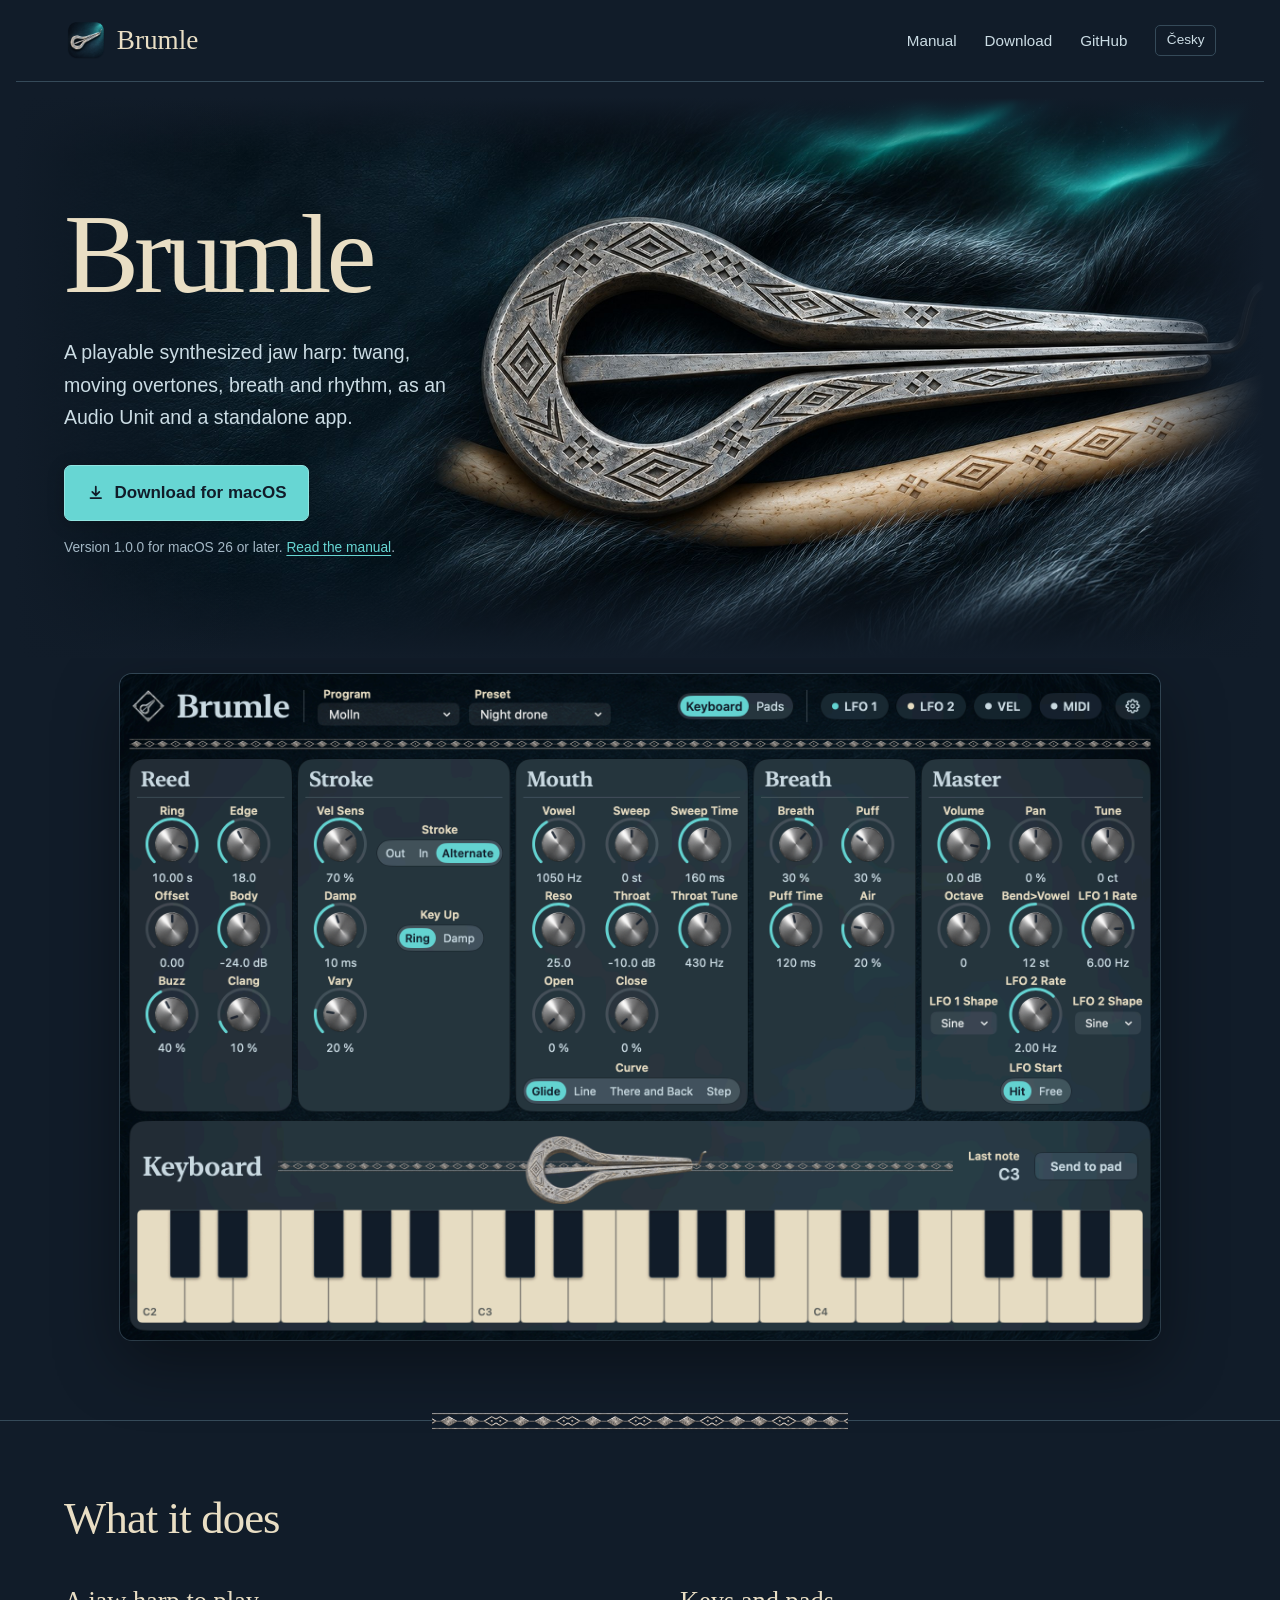
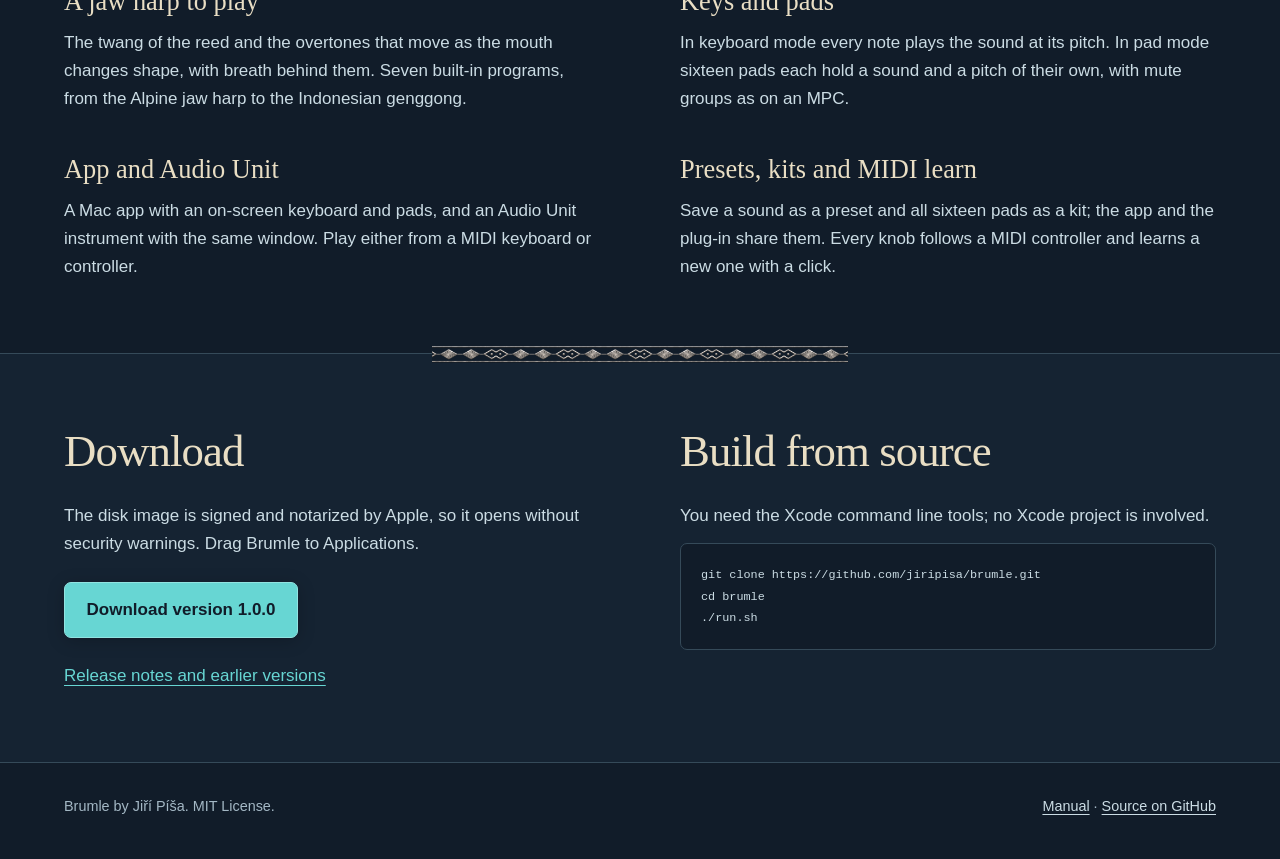
<file: docs/index.html>
<!doctype html>
<html lang="en">
<head>
<meta charset="utf-8">
<meta name="viewport" content="width=device-width, initial-scale=1">
<title>Brumle for macOS</title>
<meta name="description" content="A playable synthesized jaw harp: twang, moving overtones, breath and rhythm, as an Audio Unit and a standalone app.">
<meta property="og:title" content="Brumle">
<meta property="og:description" content="A playable synthesized jaw harp: twang, moving overtones, breath and rhythm, as an Audio Unit and a standalone app.">
<meta property="og:image" content="https://jiripisa.github.io/brumle/assets/brumle-window.png">
<meta property="og:type" content="website">
<link rel="alternate" hreflang="en" href="https://jiripisa.github.io/brumle/">
<link rel="alternate" hreflang="cs" href="https://jiripisa.github.io/brumle/cs/">
<link rel="alternate" hreflang="x-default" href="https://jiripisa.github.io/brumle/">
<link rel="icon" href="assets/icon.png">
<link rel="stylesheet" href="assets/site.css">
</head>
<body>

<header class="wrap masthead">
  <a class="brand" href="#top"><img src="assets/icon.png" alt="" width="32" height="32">Brumle</a>
  <nav aria-label="Page">
    <a href="manual.html">Manual</a>
    <a href="#get">Download</a>
    <a href="https://github.com/jiripisa/brumle">GitHub</a>
    <a class="lang" href="cs/" hreflang="cs" lang="cs">Česky</a>
  </nav>
</header>

<main id="top">
  <div class="wrap hero">
    <div class="hero-intro">
      <img class="hero-art" src="assets/hero-khomus.jpg" alt="" width="2400" height="1000" fetchpriority="high">
      <div class="hero-copy">
    <h1>Brumle</h1>
    <p class="lede">A playable synthesized jaw harp: twang, moving overtones, breath and rhythm, as an Audio Unit and a standalone app.</p>
    <div class="actions">
      <a class="button" href="https://github.com/jiripisa/brumle/releases/download/v1.0.0/Brumle-1.0.0.dmg">
        <svg viewBox="0 0 20 20" fill="none" stroke="currentColor" stroke-width="2" aria-hidden="true"><path d="M10 3v10m0 0-4-4m4 4 4-4M4 16h12" stroke-linecap="round" stroke-linejoin="round"/></svg>
        Download for macOS
      </a>
      <span class="meta">Version 1.0.0 for macOS 26 or later. <a href="manual.html">Read the manual</a>.</span>
    </div>
      </div>
    </div>
    <figure class="shot">
      <img src="assets/brumle-window.png" alt="The Brumle window" width="1400">
    </figure>
  </div>

  <section id="features">
    <div class="wrap">
      <h2>What it does</h2>
      <div class="grid">
        <div>
          <h3>A jaw harp to play</h3>
          <p>The twang of the reed and the overtones that move as the mouth
          changes shape, with breath behind them. Seven built-in programs, from
          the Alpine jaw harp to the Indonesian genggong.</p>
        </div>
        <div>
          <h3>Keys and pads</h3>
          <p>In keyboard mode every note plays the sound at its pitch. In pad
          mode sixteen pads each hold a sound and a pitch of their own, with
          mute groups as on an MPC.</p>
        </div>
        <div>
          <h3>App and Audio Unit</h3>
          <p>A Mac app with an on-screen keyboard and pads, and an Audio Unit
          instrument with the same window. Play either from a MIDI keyboard or
          controller.</p>
        </div>
        <div>
          <h3>Presets, kits and MIDI learn</h3>
          <p>Save a sound as a preset and all sixteen pads as a kit; the app
          and the plug-in share them. Every knob follows a MIDI controller and
          learns a new one with a click.</p>
        </div>
      </div>
    </div>
  </section>

  <section id="get">
    <div class="wrap grid">
      <div>
        <h2>Download</h2>
        <p>The disk image is signed and notarized by Apple, so it opens without
        security warnings. Drag Brumle to Applications.</p>
        <div class="actions">
          <a class="button" href="https://github.com/jiripisa/brumle/releases/download/v1.0.0/Brumle-1.0.0.dmg">Download version 1.0.0</a>
        </div>
        <p><a href="https://github.com/jiripisa/brumle/releases">Release notes and earlier versions</a></p>
      </div>
      <div>
        <h2>Build from source</h2>
        <p>You need the Xcode command line tools; no Xcode project is involved.</p>
<pre><code>git clone https://github.com/jiripisa/brumle.git
cd brumle
./run.sh</code></pre>
      </div>
    </div>
  </section>
</main>

<footer>
  <div class="wrap">
    <span>Brumle by Jiří Píša. MIT License.</span>
    <span><a href="manual.html">Manual</a> · <a href="https://github.com/jiripisa/brumle">Source on GitHub</a></span>
  </div>
</footer>

</body>
</html>
</file>
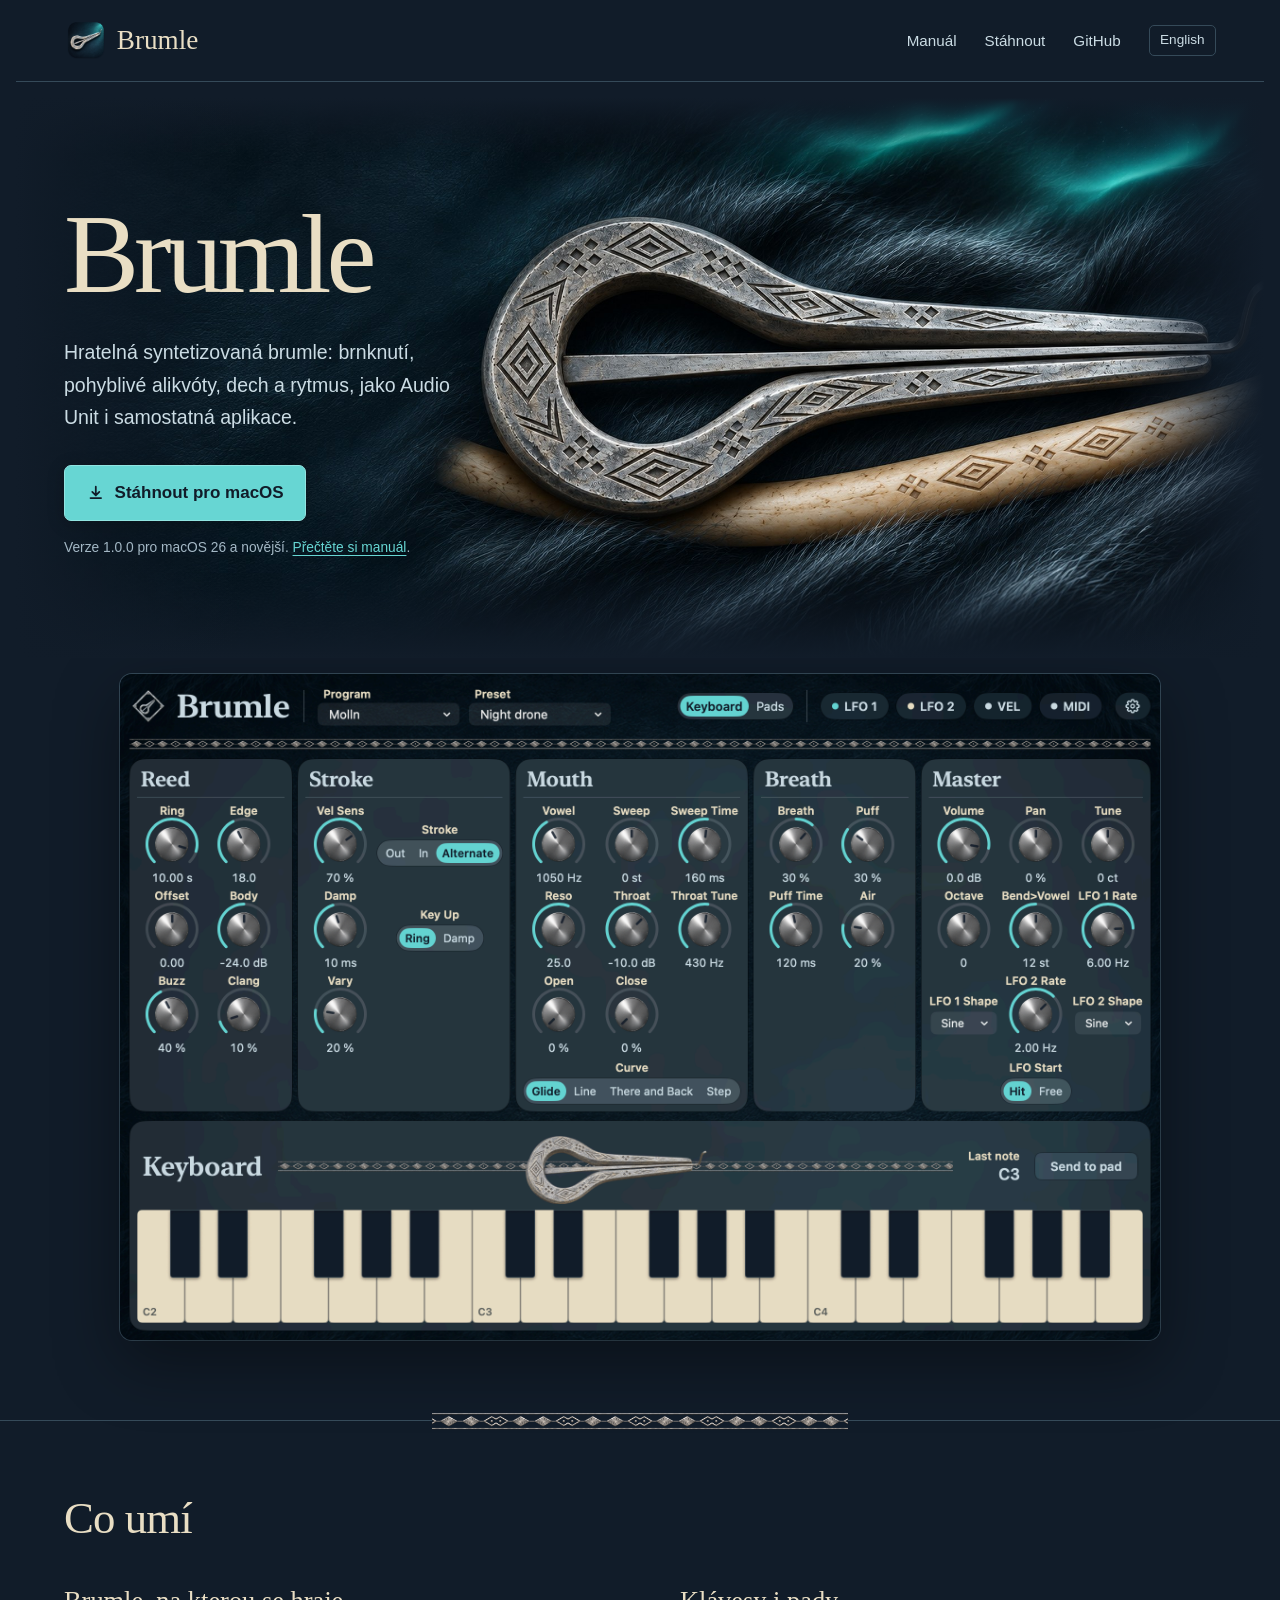
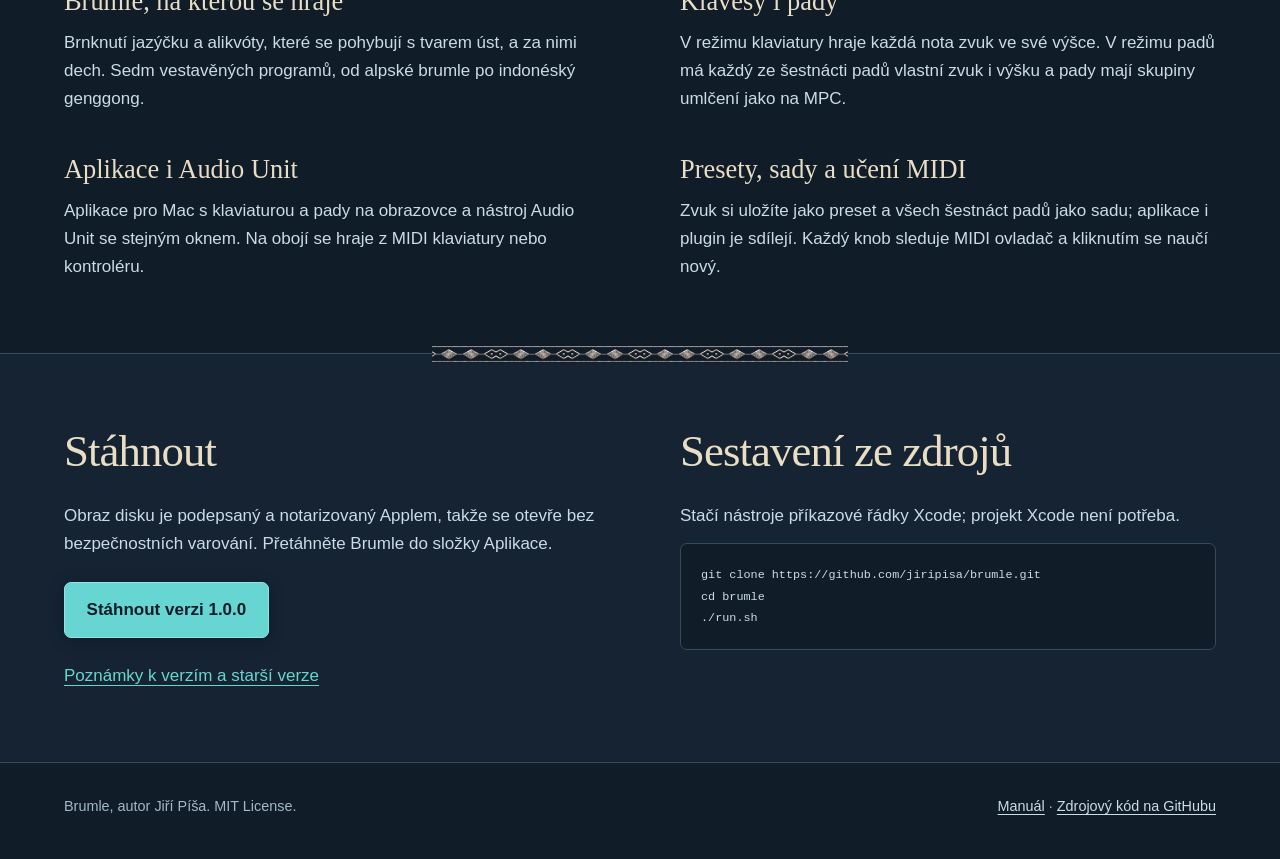
<file: docs/cs/index.html>
<!doctype html>
<html lang="cs">
<head>
<meta charset="utf-8">
<meta name="viewport" content="width=device-width, initial-scale=1">
<title>Brumle pro macOS</title>
<meta name="description" content="Hratelná syntetizovaná brumle: brnknutí, pohyblivé alikvóty, dech a rytmus, jako Audio Unit i samostatná aplikace.">
<meta property="og:title" content="Brumle">
<meta property="og:description" content="Hratelná syntetizovaná brumle: brnknutí, pohyblivé alikvóty, dech a rytmus, jako Audio Unit i samostatná aplikace.">
<meta property="og:image" content="https://jiripisa.github.io/brumle/assets/brumle-window.png">
<meta property="og:type" content="website">
<link rel="alternate" hreflang="en" href="https://jiripisa.github.io/brumle/">
<link rel="alternate" hreflang="cs" href="https://jiripisa.github.io/brumle/cs/">
<link rel="alternate" hreflang="x-default" href="https://jiripisa.github.io/brumle/">
<link rel="icon" href="../assets/icon.png">
<link rel="stylesheet" href="../assets/site.css">
</head>
<body>

<header class="wrap masthead">
  <a class="brand" href="#top"><img src="../assets/icon.png" alt="" width="32" height="32">Brumle</a>
  <nav aria-label="Stránka">
    <a href="manual.html">Manuál</a>
    <a href="#get">Stáhnout</a>
    <a href="https://github.com/jiripisa/brumle">GitHub</a>
    <a class="lang" href="../" hreflang="en" lang="en">English</a>
  </nav>
</header>

<main id="top">
  <div class="wrap hero">
    <div class="hero-intro">
      <img class="hero-art" src="../assets/hero-khomus.jpg" alt="" width="2400" height="1000" fetchpriority="high">
      <div class="hero-copy">
    <h1>Brumle</h1>
    <p class="lede">Hratelná syntetizovaná brumle: brnknutí, pohyblivé alikvóty, dech a rytmus, jako Audio Unit i samostatná aplikace.</p>
    <div class="actions">
      <a class="button" href="https://github.com/jiripisa/brumle/releases/download/v1.0.0/Brumle-1.0.0.dmg">
        <svg viewBox="0 0 20 20" fill="none" stroke="currentColor" stroke-width="2" aria-hidden="true"><path d="M10 3v10m0 0-4-4m4 4 4-4M4 16h12" stroke-linecap="round" stroke-linejoin="round"/></svg>
        Stáhnout pro macOS
      </a>
      <span class="meta">Verze 1.0.0 pro macOS 26 a novější. <a href="manual.html">Přečtěte si manuál</a>.</span>
    </div>
      </div>
    </div>
    <figure class="shot">
      <img src="../assets/brumle-window.png" alt="Okno aplikace Brumle" width="1400">
    </figure>
  </div>

  <section id="features">
    <div class="wrap">
      <h2>Co umí</h2>
      <div class="grid">
        <div>
          <h3>Brumle, na kterou se hraje</h3>
          <p>Brnknutí jazýčku a alikvóty, které se pohybují s tvarem úst,
          a za nimi dech. Sedm vestavěných programů, od alpské brumle
          po indonéský genggong.</p>
        </div>
        <div>
          <h3>Klávesy i pady</h3>
          <p>V režimu klaviatury hraje každá nota zvuk ve své výšce. V režimu
          padů má každý ze šestnácti padů vlastní zvuk i výšku a pady mají
          skupiny umlčení jako na MPC.</p>
        </div>
        <div>
          <h3>Aplikace i Audio Unit</h3>
          <p>Aplikace pro Mac s klaviaturou a pady na obrazovce a nástroj
          Audio Unit se stejným oknem. Na obojí se hraje z MIDI klaviatury
          nebo kontroléru.</p>
        </div>
        <div>
          <h3>Presety, sady a učení MIDI</h3>
          <p>Zvuk si uložíte jako preset a všech šestnáct padů jako sadu;
          aplikace i plugin je sdílejí. Každý knob sleduje MIDI ovladač
          a kliknutím se naučí nový.</p>
        </div>
      </div>
    </div>
  </section>

  <section id="get">
    <div class="wrap grid">
      <div>
        <h2>Stáhnout</h2>
        <p>Obraz disku je podepsaný a notarizovaný Applem, takže se otevře bez
        bezpečnostních varování. Přetáhněte Brumle do složky Aplikace.</p>
        <div class="actions">
          <a class="button" href="https://github.com/jiripisa/brumle/releases/download/v1.0.0/Brumle-1.0.0.dmg">Stáhnout verzi 1.0.0</a>
        </div>
        <p><a href="https://github.com/jiripisa/brumle/releases">Poznámky k verzím a starší verze</a></p>
      </div>
      <div>
        <h2>Sestavení ze zdrojů</h2>
        <p>Stačí nástroje příkazové řádky Xcode; projekt Xcode není potřeba.</p>
<pre><code>git clone https://github.com/jiripisa/brumle.git
cd brumle
./run.sh</code></pre>
      </div>
    </div>
  </section>
</main>

<footer>
  <div class="wrap">
    <span>Brumle, autor Jiří Píša. MIT License.</span>
    <span><a href="manual.html">Manuál</a> · <a href="https://github.com/jiripisa/brumle">Zdrojový kód na GitHubu</a></span>
  </div>
</footer>

</body>
</html>
</file>
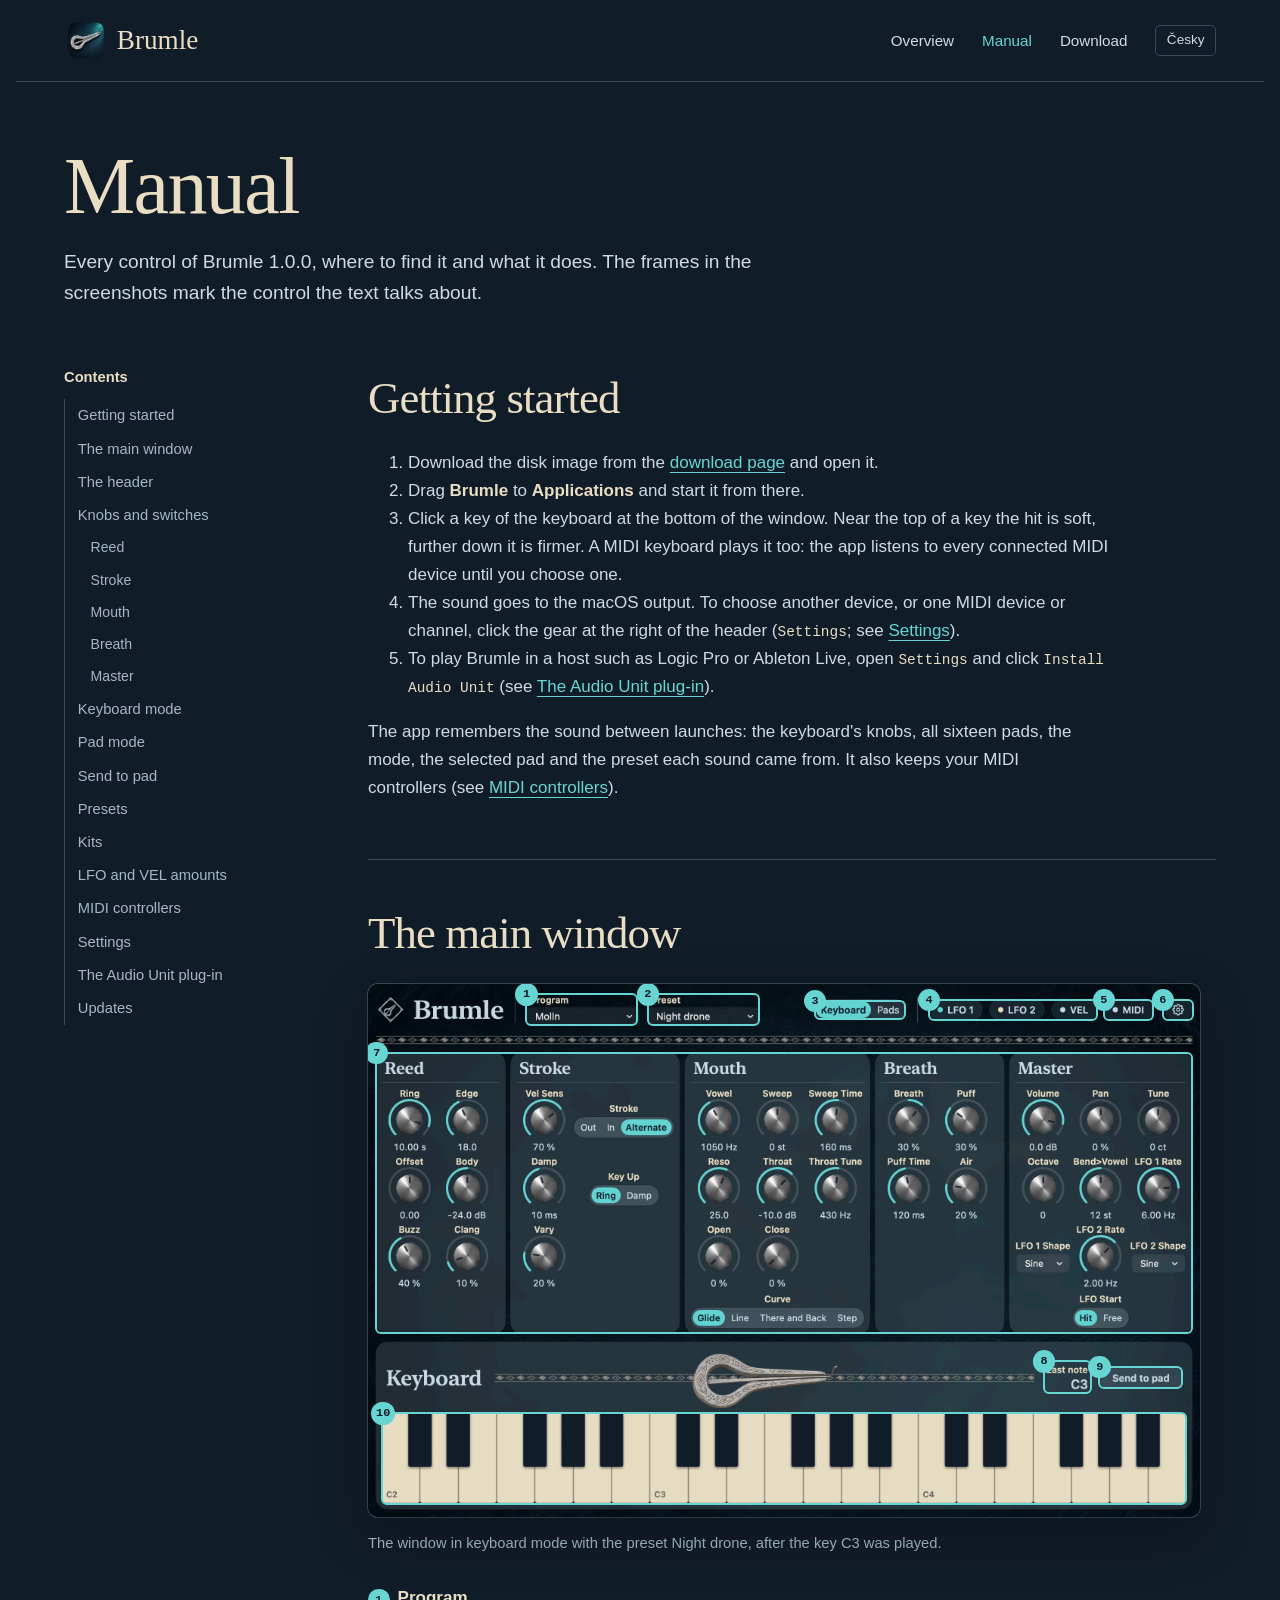
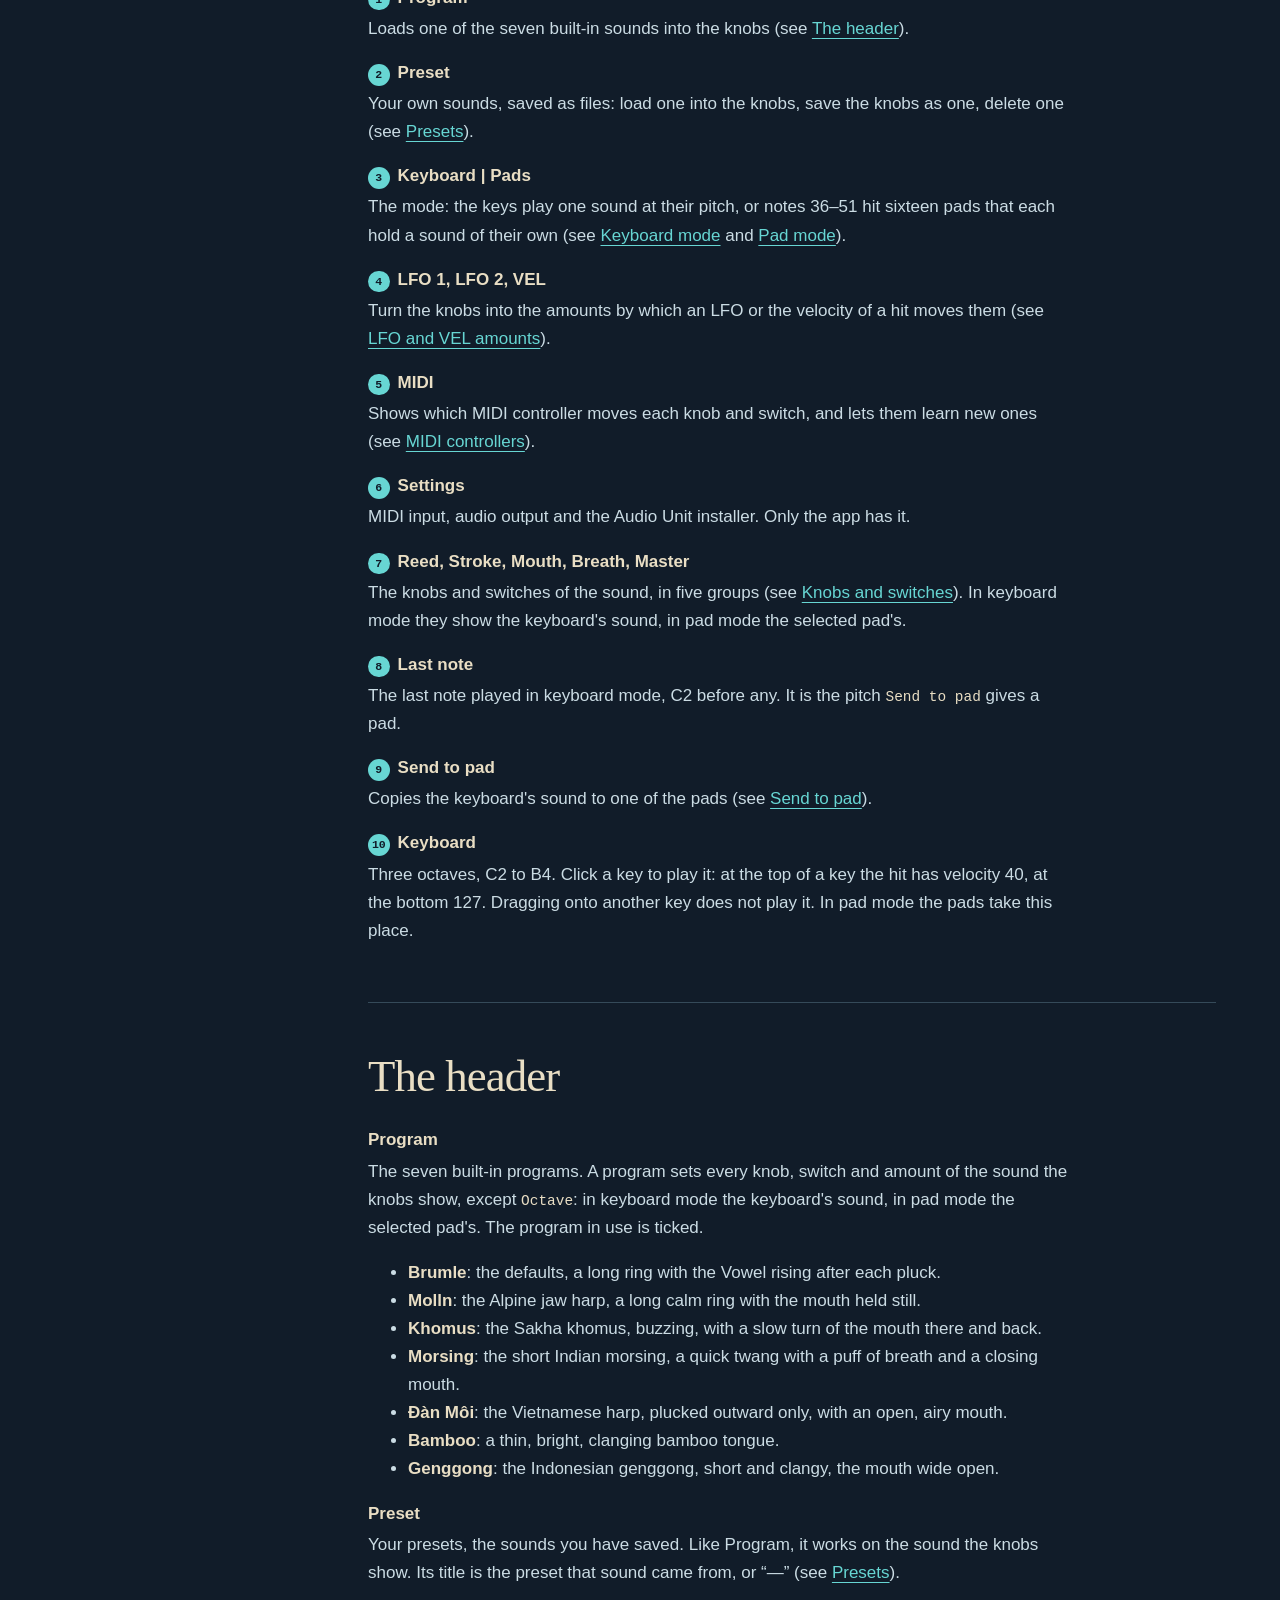
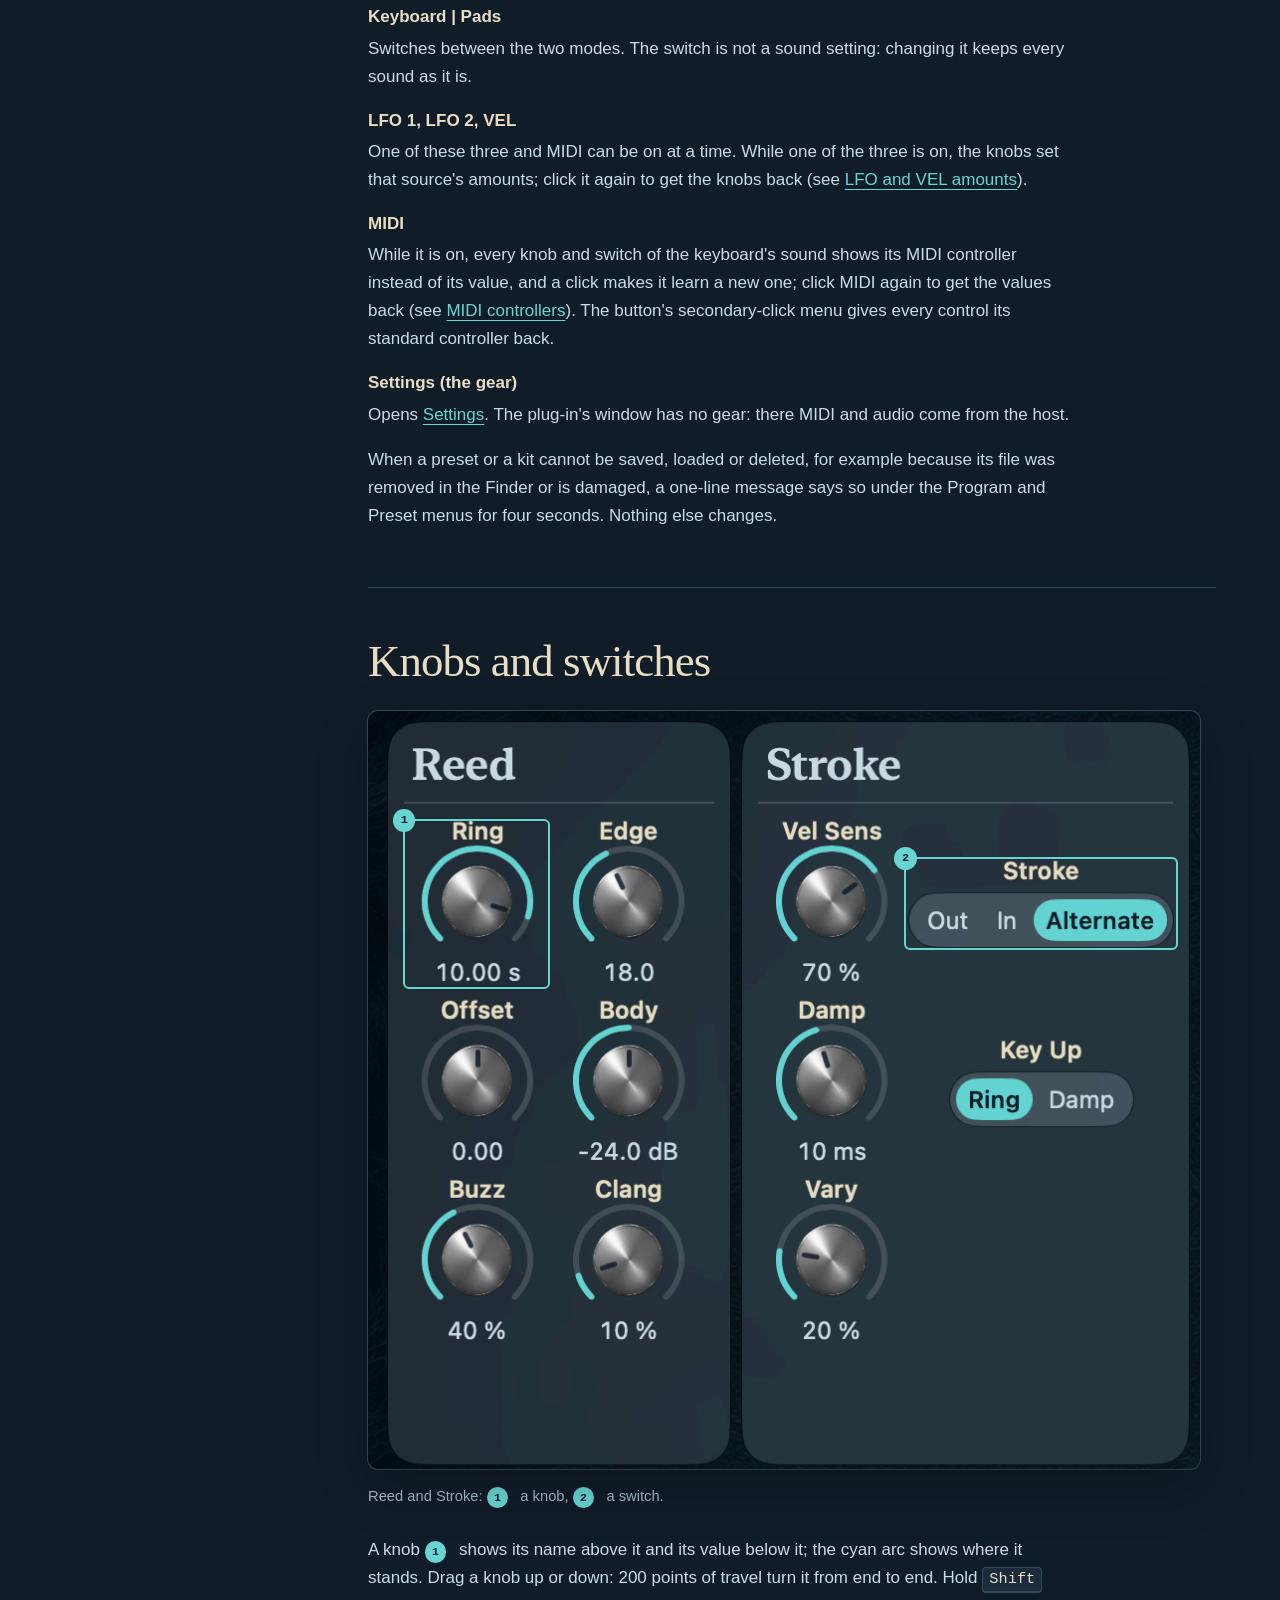
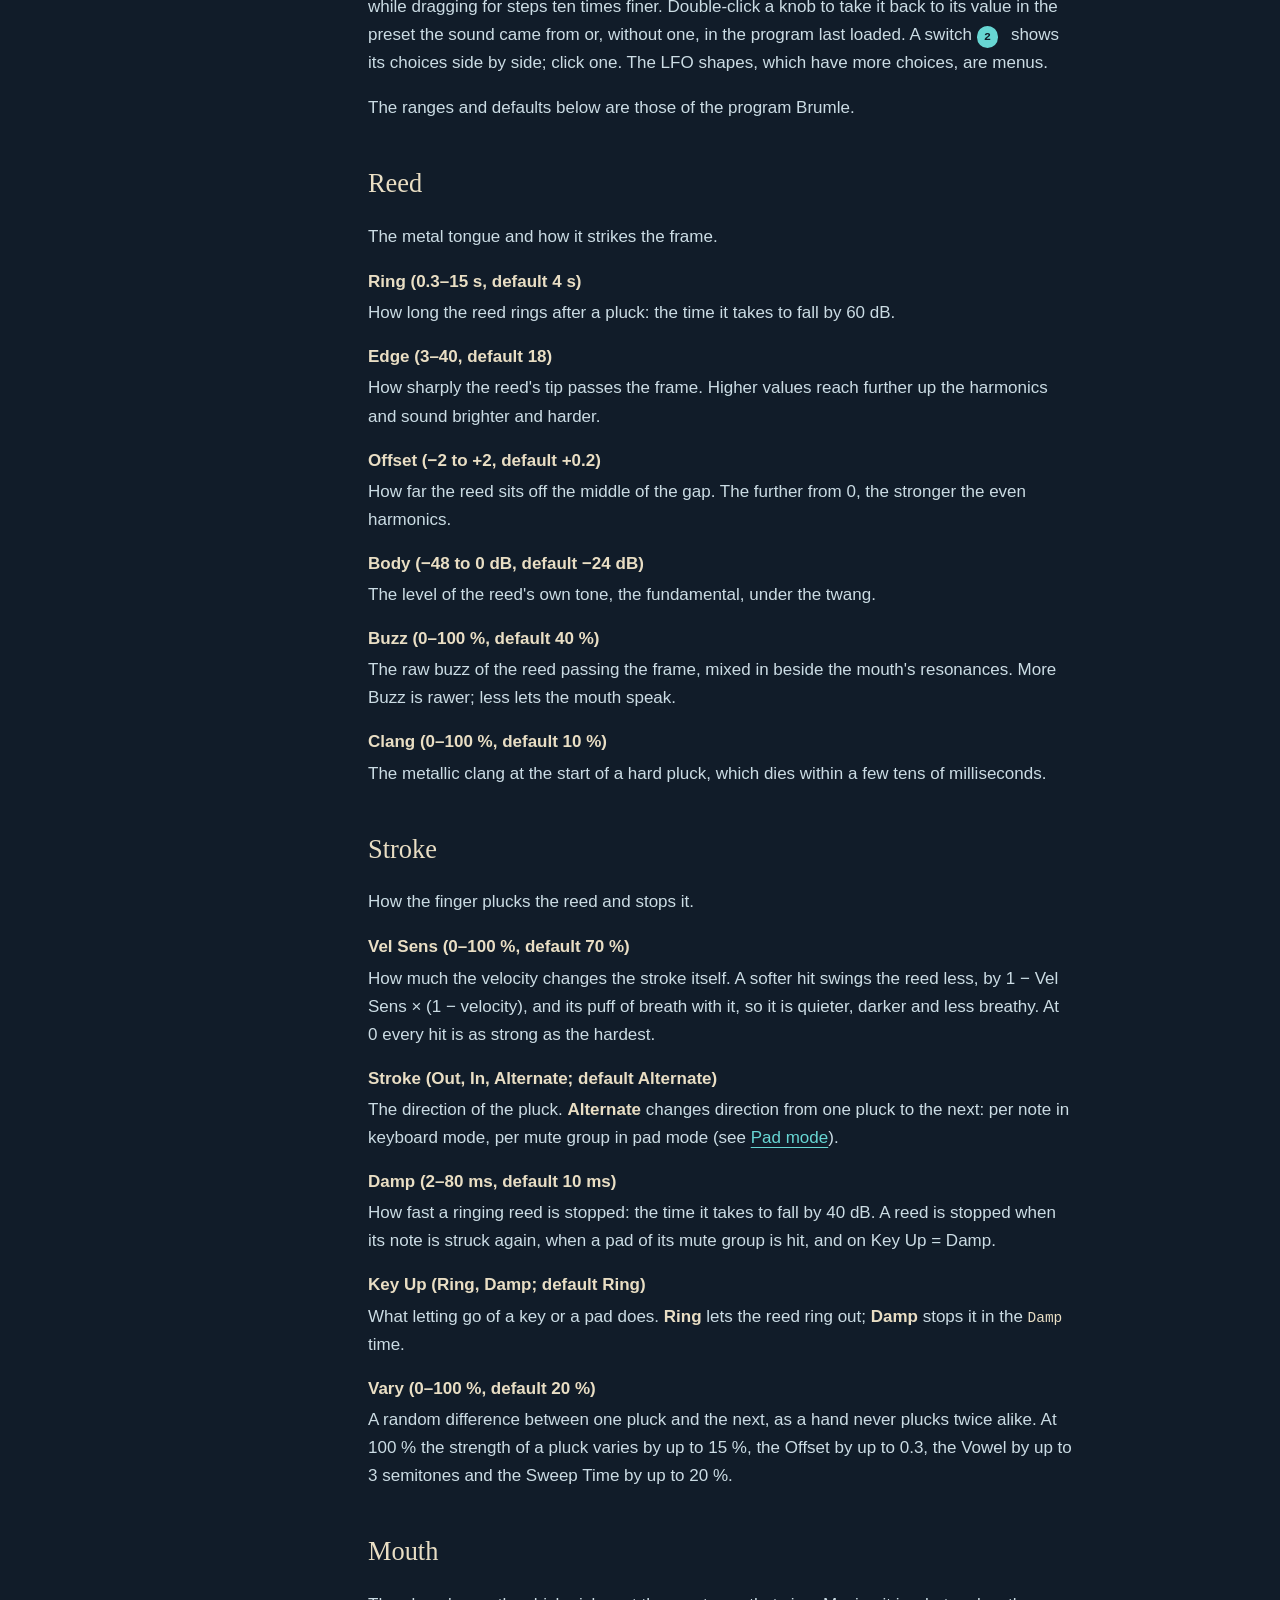
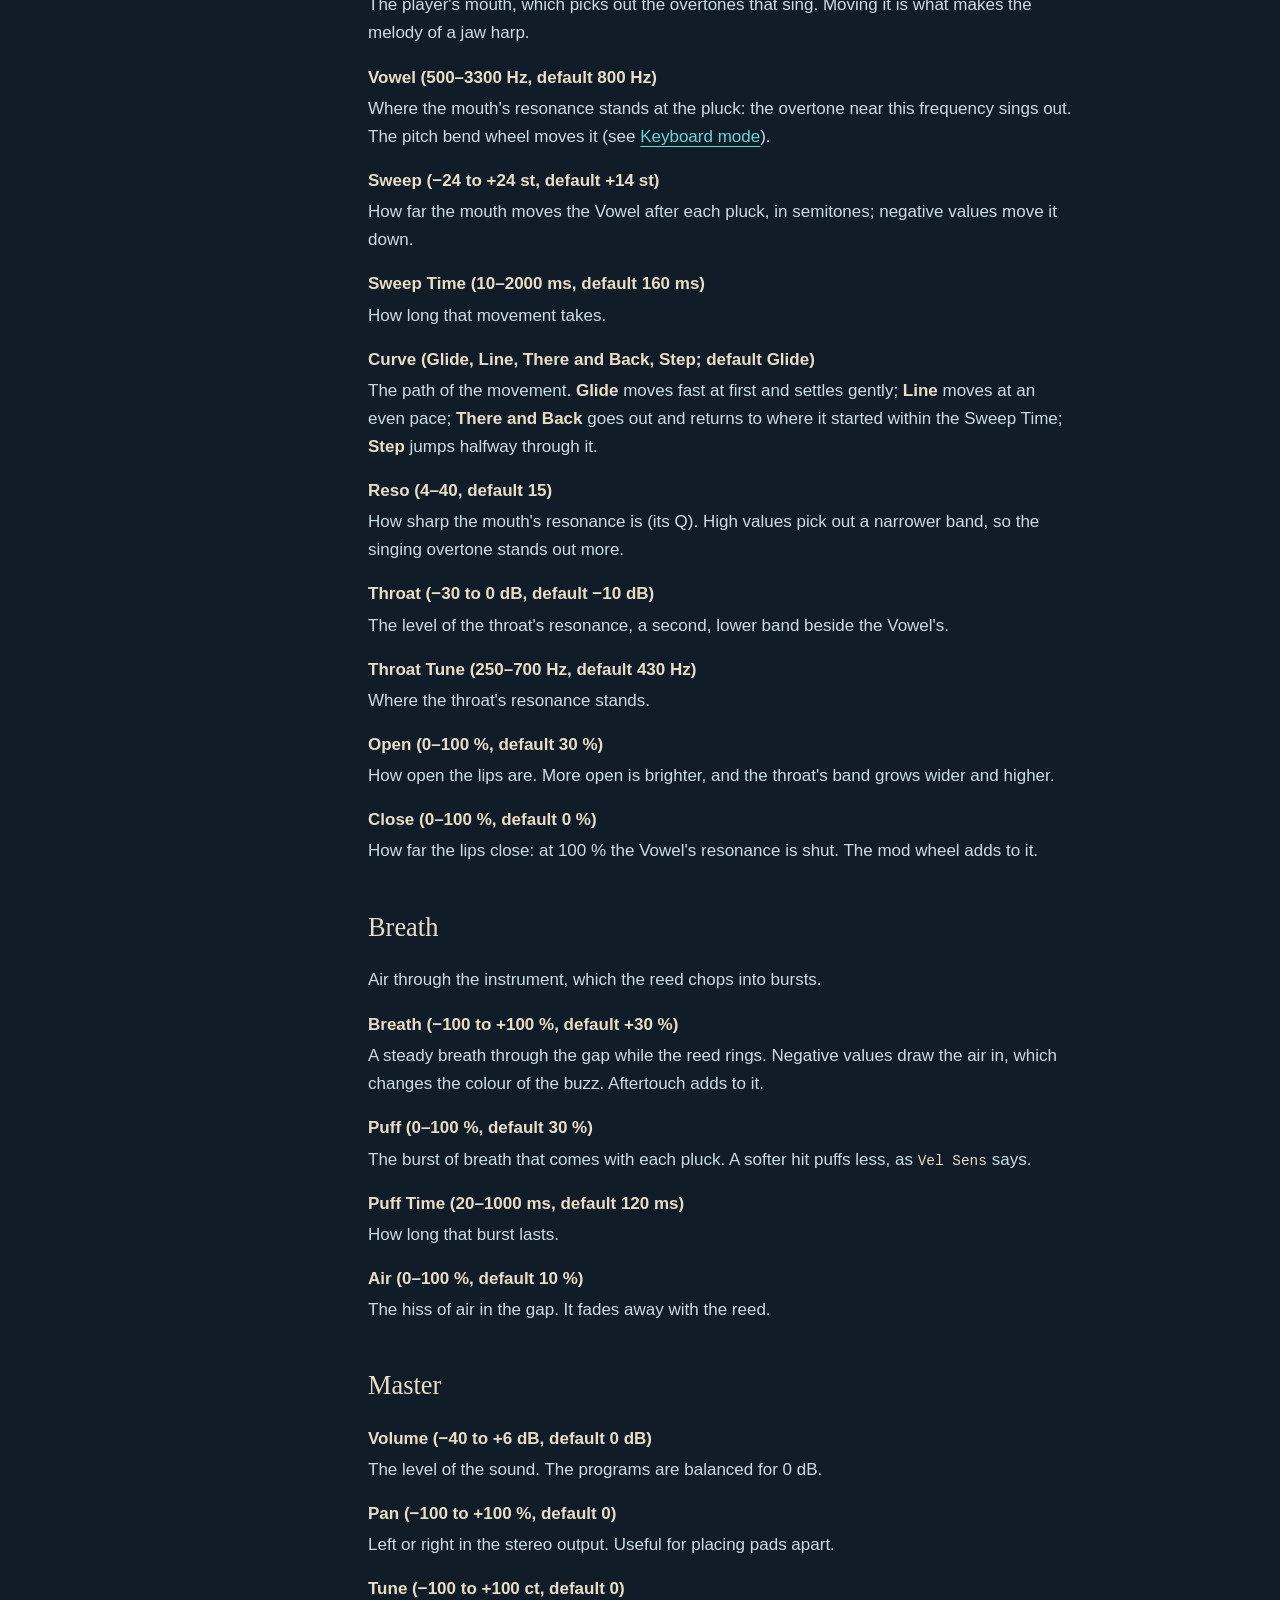
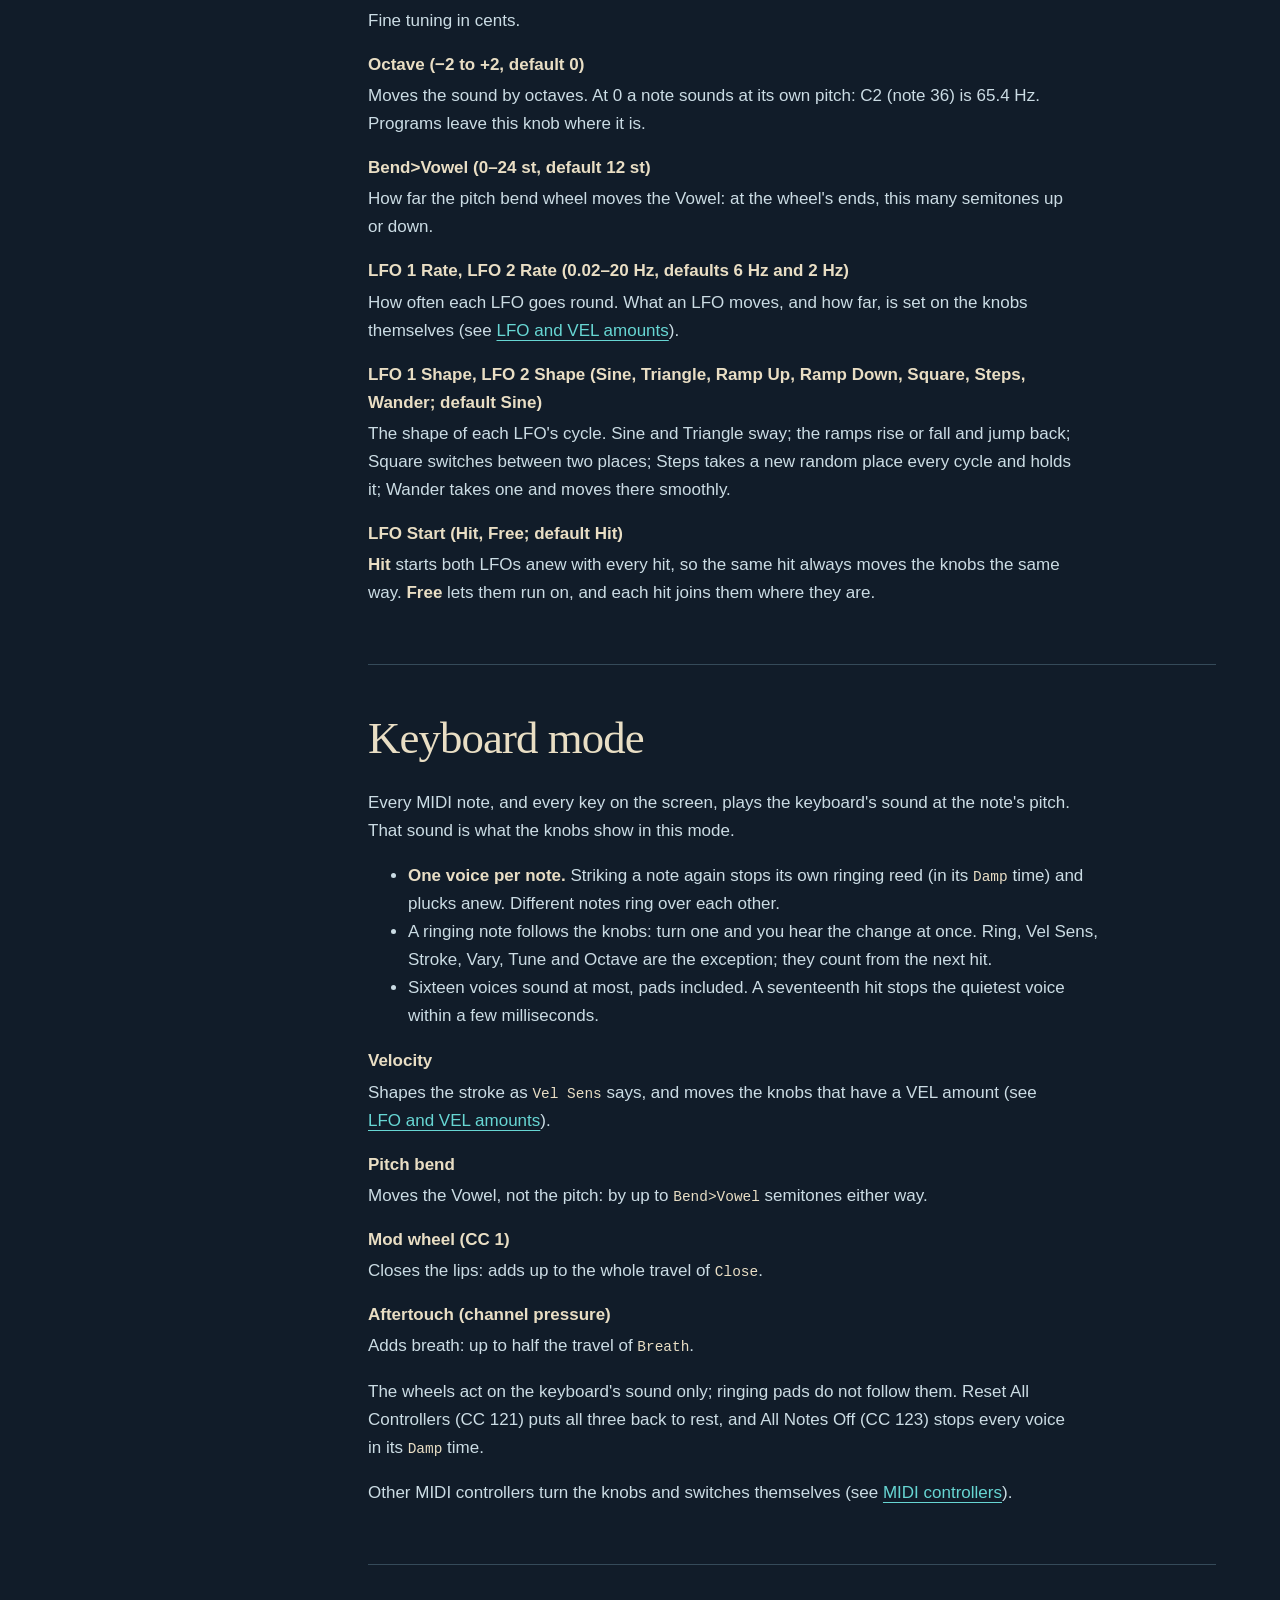
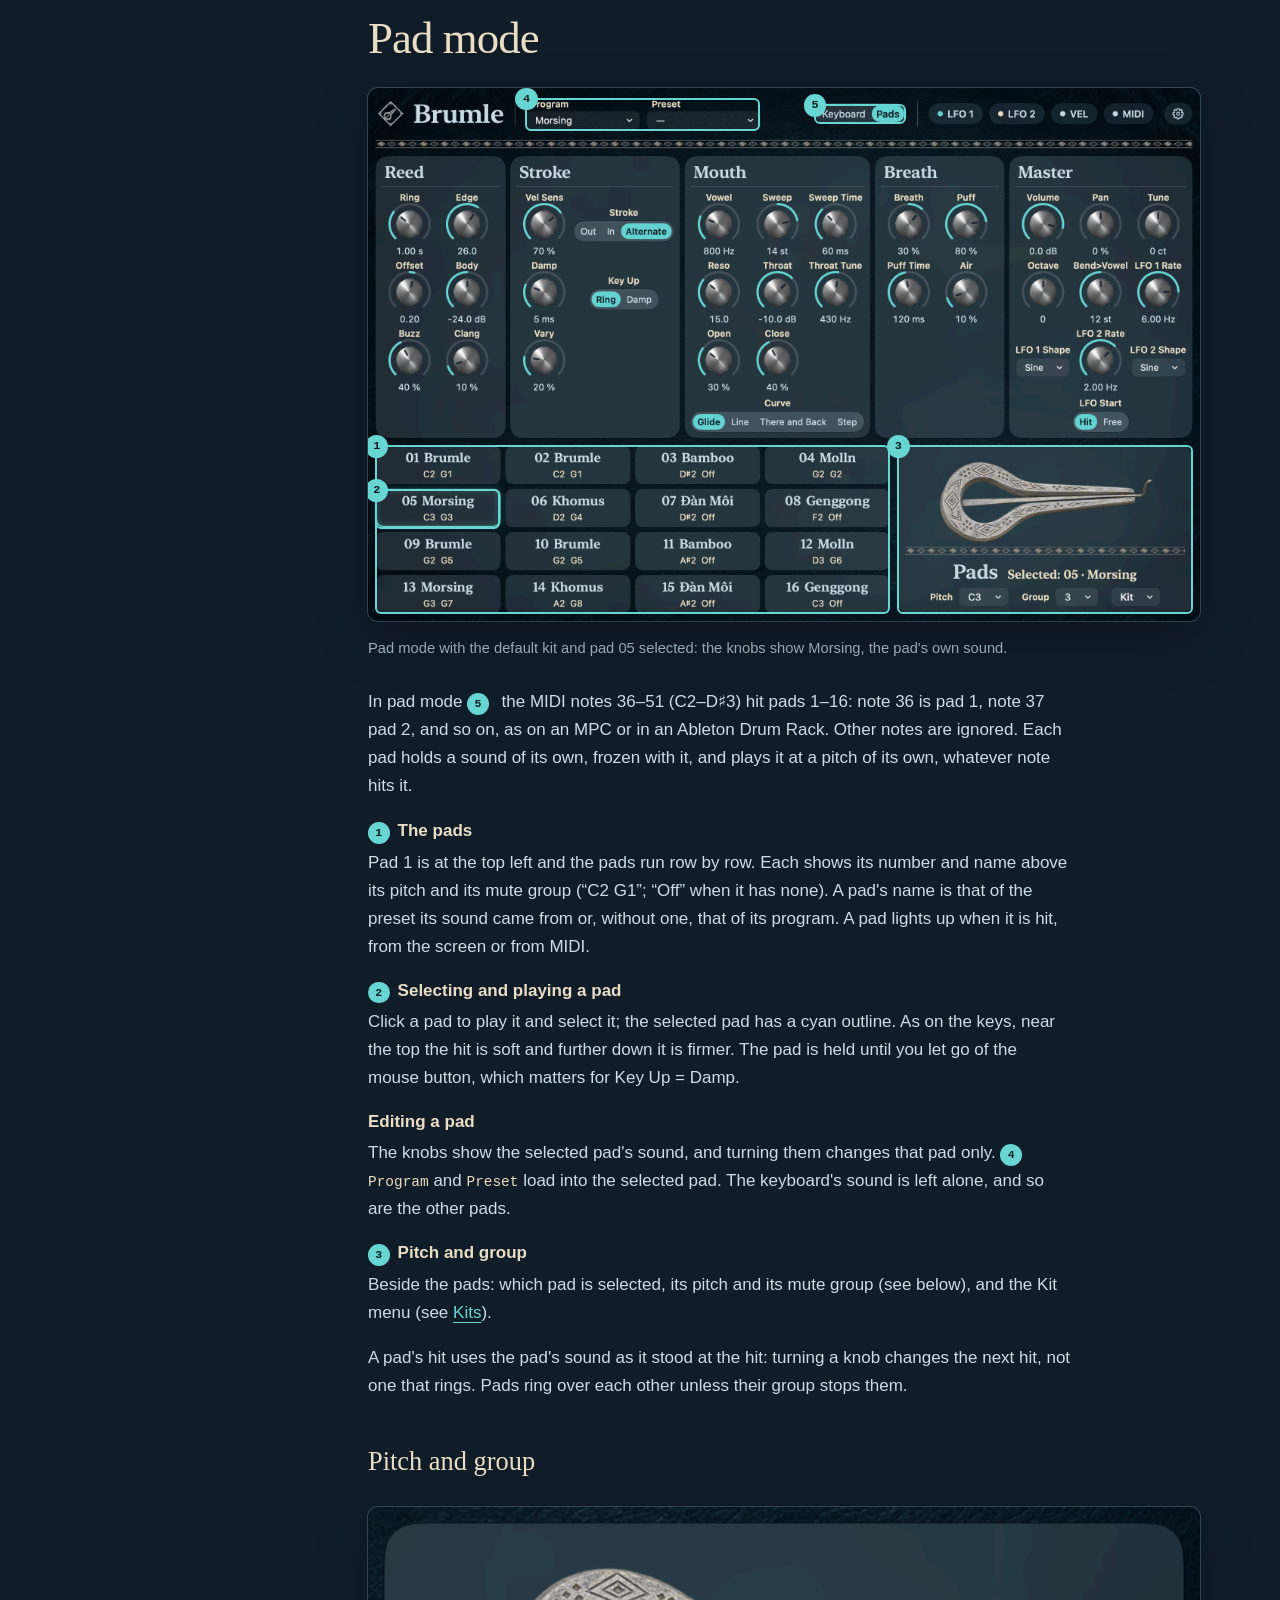
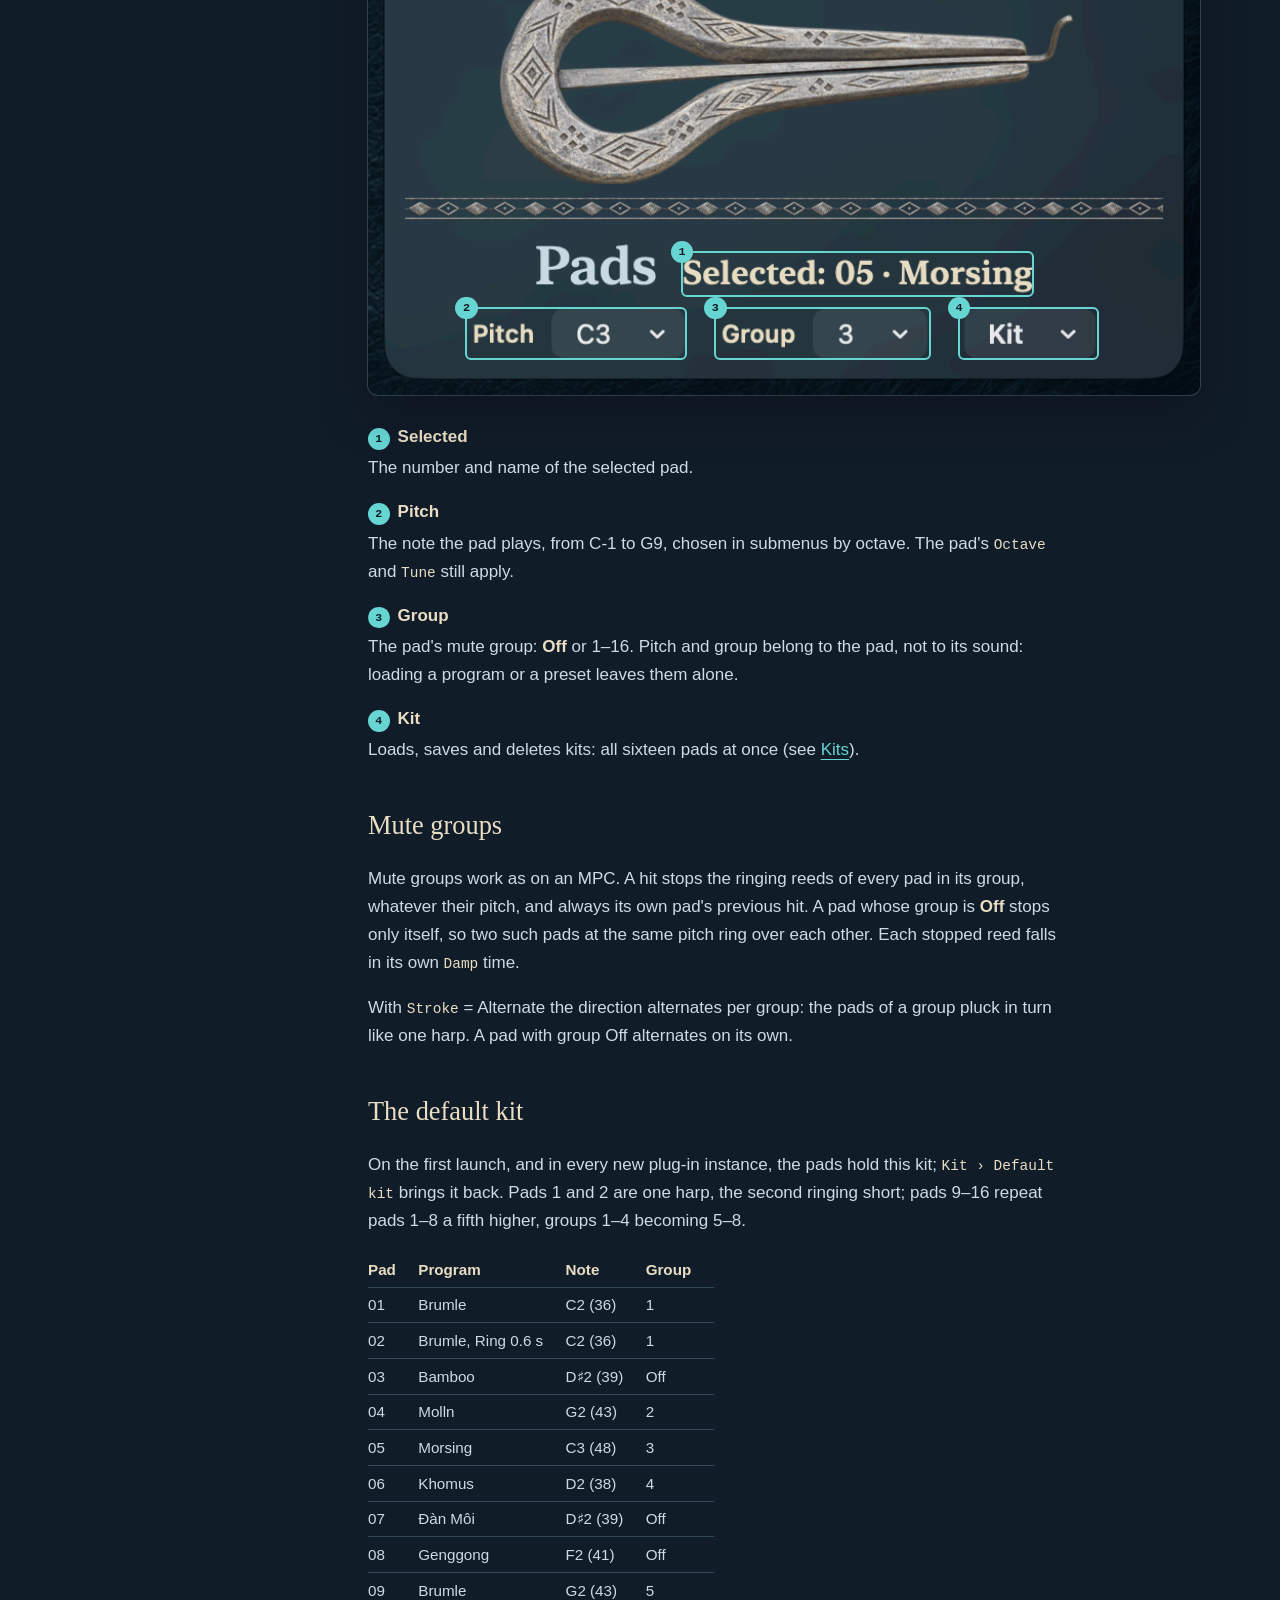
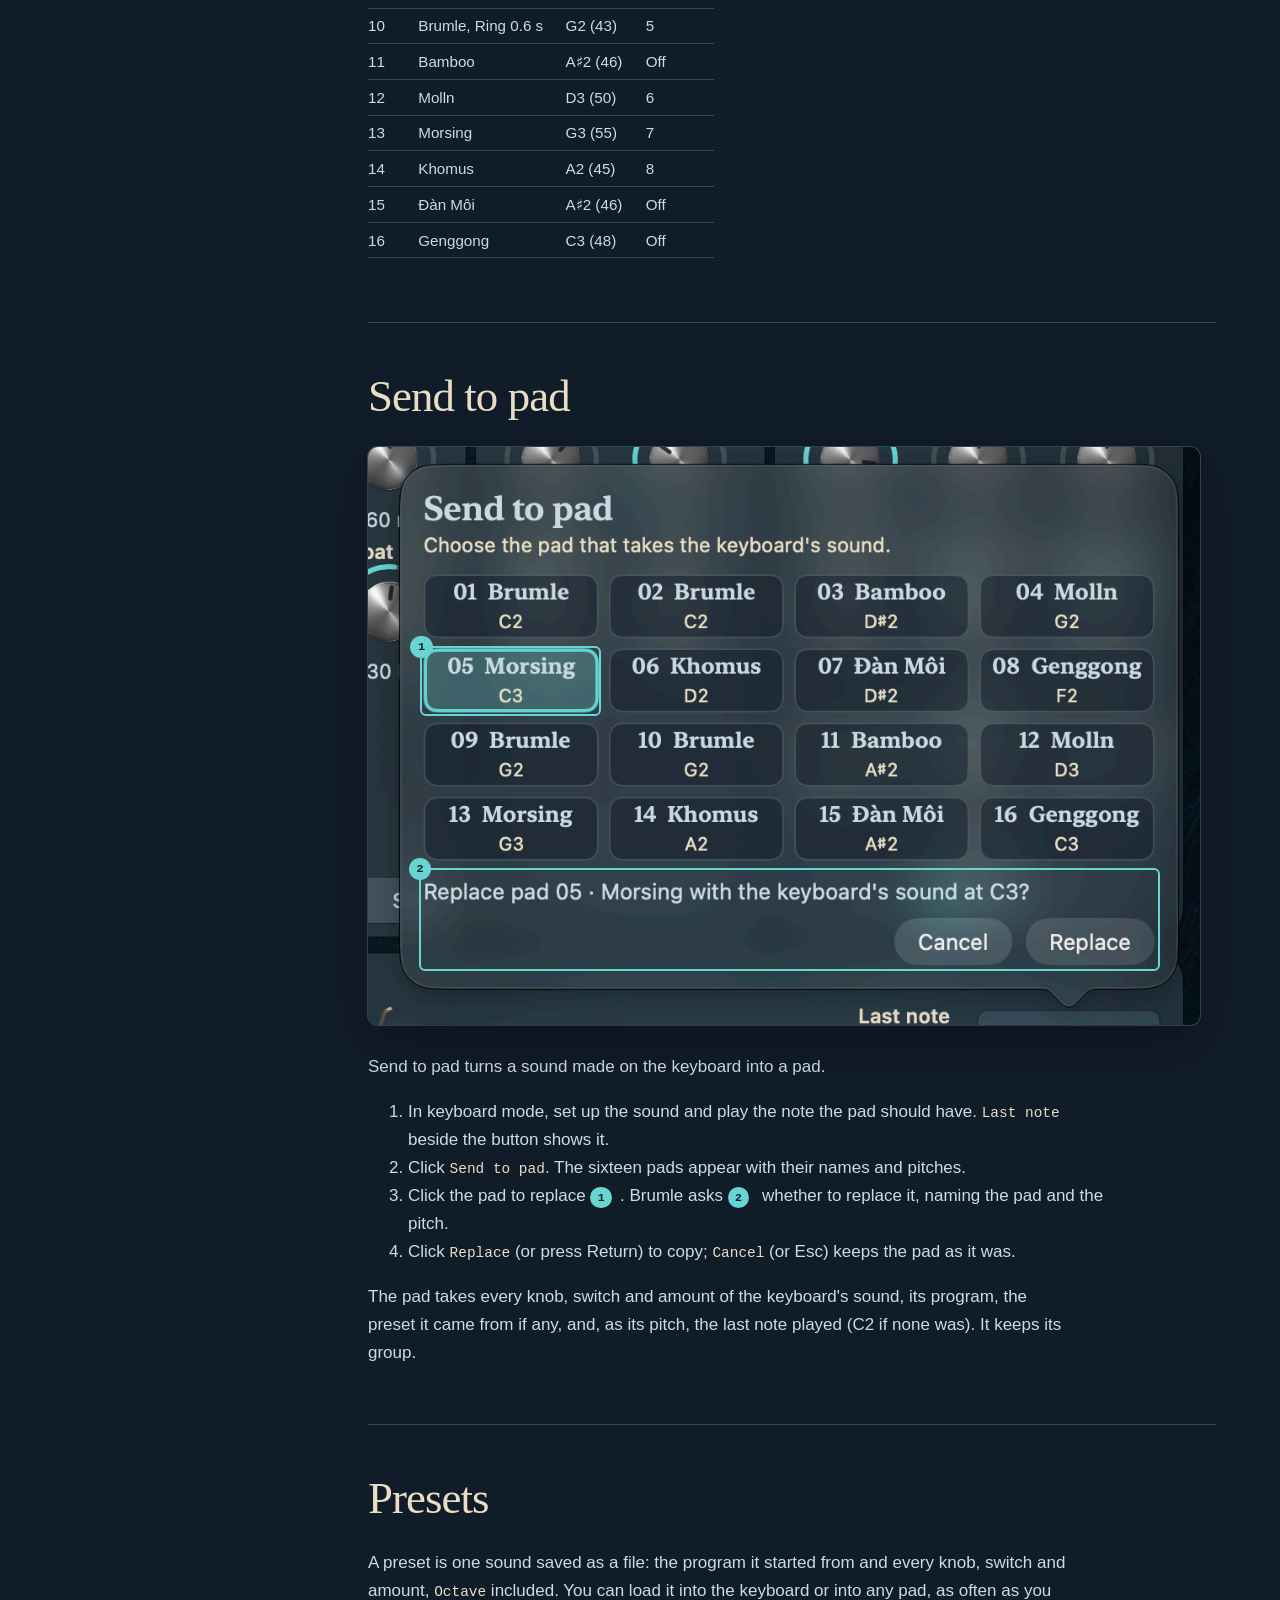
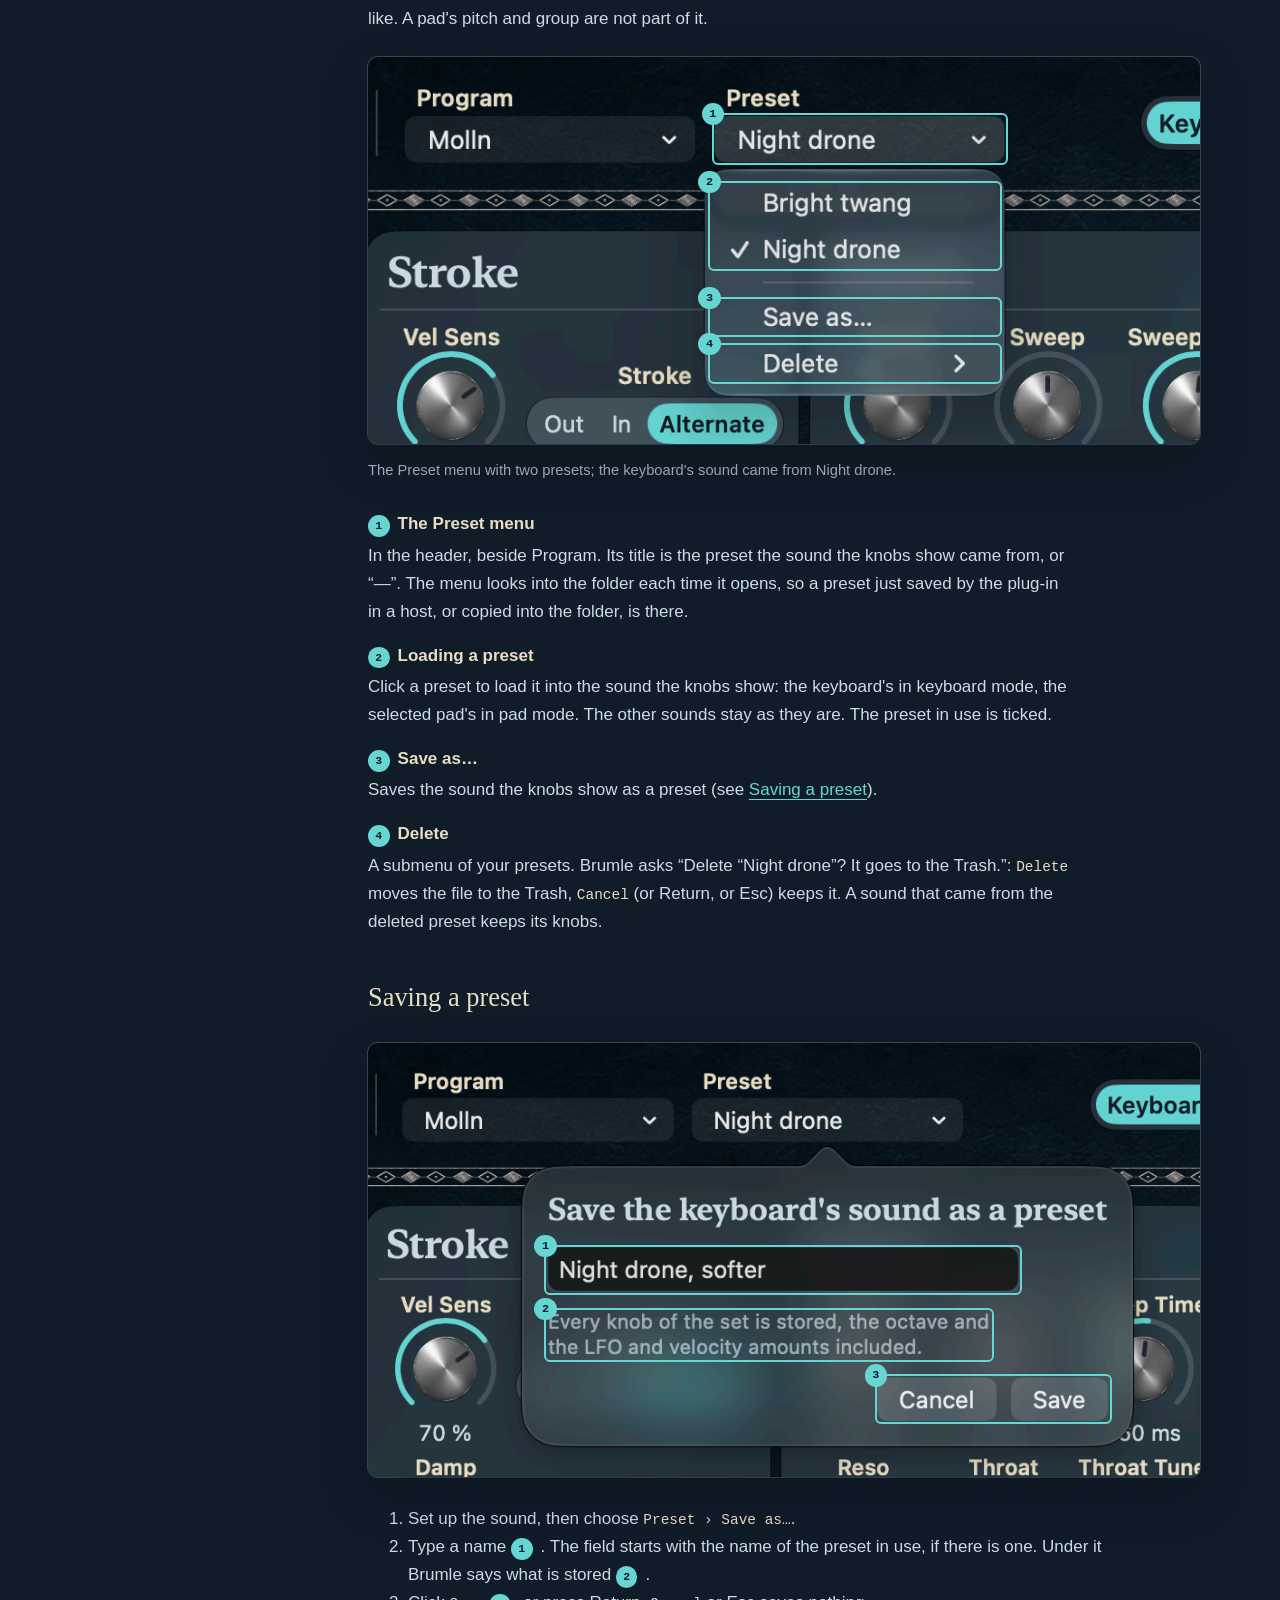
<file: docs/manual.html>
<!doctype html>
<html lang="en">
<head>
<meta charset="utf-8">
<meta name="viewport" content="width=device-width, initial-scale=1">
<title>Brumle Manual</title>
<meta name="description" content="The Brumle manual: every control, with marked screenshots.">
<link rel="alternate" hreflang="en" href="https://jiripisa.github.io/brumle/manual.html">
<link rel="alternate" hreflang="cs" href="https://jiripisa.github.io/brumle/cs/manual.html">
<link rel="alternate" hreflang="x-default" href="https://jiripisa.github.io/brumle/manual.html">
<link rel="icon" href="assets/icon.png">
<link rel="stylesheet" href="assets/site.css">
<link rel="stylesheet" href="assets/manual.css">
</head>
<body>

<header class="wrap masthead">
  <a class="brand" href="index.html"><img src="assets/icon.png" alt="" width="32" height="32">Brumle</a>
  <nav aria-label="Site">
    <a href="index.html">Overview</a>
    <a href="manual.html" aria-current="page">Manual</a>
    <a href="index.html#get">Download</a>
    <a class="lang" href="cs/manual.html" hreflang="cs" lang="cs">Česky</a>
  </nav>
</header>

<main>
  <div class="wrap title">
    <h1>Manual</h1>
    <p>Every control of Brumle 1.0.0, where to find it and what it does.
    The frames in the screenshots mark the control the text talks about.</p>
  </div>

  <div class="wrap layout">
    <nav class="toc" aria-label="Contents">
      <p>Contents</p>
      <ol>
        <li><a href="#start">Getting started</a></li>
        <li><a href="#window">The main window</a></li>
        <li><a href="#header">The header</a></li>
        <li><a href="#knobs">Knobs and switches</a>
          <ol>
            <li><a href="#reed">Reed</a></li>
            <li><a href="#stroke">Stroke</a></li>
            <li><a href="#mouth">Mouth</a></li>
            <li><a href="#breath">Breath</a></li>
            <li><a href="#master">Master</a></li>
          </ol>
        </li>
        <li><a href="#keyboard">Keyboard mode</a></li>
        <li><a href="#pads">Pad mode</a></li>
        <li><a href="#send">Send to pad</a></li>
        <li><a href="#presets">Presets</a></li>
        <li><a href="#kits">Kits</a></li>
        <li><a href="#amounts">LFO and VEL amounts</a></li>
        <li><a href="#midi">MIDI controllers</a></li>
        <li><a href="#settings">Settings</a></li>
        <li><a href="#plugin">The Audio Unit plug-in</a></li>
        <li><a href="#updates">Updates</a></li>
      </ol>
    </nav>

    <article>
      <section id="start">
        <h2>Getting started</h2>
        <ol>
          <li>Download the disk image from the <a href="index.html#get">download page</a>
          and open it.</li>
          <li>Drag <b>Brumle</b> to <b>Applications</b> and start it from there.</li>
          <li>Click a key of the keyboard at the bottom of the window. Near the top of a key the hit is soft, further down it is firmer. A MIDI keyboard plays it too: the app listens to every connected MIDI device until you choose one.</li>
          <li>The sound goes to the macOS output. To choose another device, or one MIDI device or channel, click the gear at the right of the header (<span class="ui">Settings</span>; see <a href="#settings">Settings</a>).</li>
          <li>To play Brumle in a host such as Logic Pro or Ableton Live, open <span class="ui">Settings</span> and click <span class="ui">Install Audio Unit</span> (see <a href="#plugin">The Audio Unit plug-in</a>).</li>
        </ol>
        <p>The app remembers the sound between launches: the keyboard's knobs, all sixteen pads, the mode, the selected pad and the preset each sound came from. It also keeps your MIDI controllers (see <a href="#midi">MIDI controllers</a>).</p>
      </section>

      <section id="window">
        <h2>The main window</h2>
        <figure class="fig">
          <div class="view" style="--iw:2200;--ih:1410">
            <img src="assets/brumle-window.png" alt="The Brumle window in keyboard mode with its areas marked">
            <div class="mark" style="--x:18.9;--y:1.8;--w:13.6;--h:6.2"><b>1</b></div>
            <div class="mark" style="--x:33.5;--y:1.8;--w:13.6;--h:6.2"><b>2</b></div>
            <div class="mark" style="--x:53.6;--y:3.0;--w:11.1;--h:3.8"><b>3</b></div>
            <div class="mark" style="--x:67.3;--y:2.8;--w:20.5;--h:4.1"><b>4</b></div>
            <div class="mark" style="--x:88.3;--y:2.8;--w:6.2;--h:4.1"><b>5</b></div>
            <div class="mark" style="--x:95.4;--y:2.8;--w:3.9;--h:4.1"><b>6</b></div>
            <div class="mark" style="--x:0.9;--y:12.8;--w:98.2;--h:52.8"><b>7</b></div>
            <div class="mark" style="--x:81.1;--y:70.6;--w:5.9;--h:6.4"><b>8</b></div>
            <div class="mark" style="--x:87.8;--y:71.6;--w:10.2;--h:4.4"><b>9</b></div>
            <div class="mark" style="--x:1.6;--y:80.4;--w:96.8;--h:17.3"><b>10</b></div>
          </div>
          <figcaption>The window in keyboard mode with the preset Night drone, after the key C3 was played.</figcaption>
        </figure>
        <dl class="controls">
          <dt><span class="n">1</span>Program</dt>
          <dd>Loads one of the seven built-in sounds into the knobs (see <a href="#header">The header</a>).</dd>
          <dt><span class="n">2</span>Preset</dt>
          <dd>Your own sounds, saved as files: load one into the knobs, save the knobs as one, delete one (see <a href="#presets">Presets</a>).</dd>
          <dt><span class="n">3</span>Keyboard | Pads</dt>
          <dd>The mode: the keys play one sound at their pitch, or notes 36–51 hit sixteen pads that each hold a sound of their own (see <a href="#keyboard">Keyboard mode</a> and <a href="#pads">Pad mode</a>).</dd>
          <dt><span class="n">4</span>LFO 1, LFO 2, VEL</dt>
          <dd>Turn the knobs into the amounts by which an LFO or the velocity of a hit moves them (see <a href="#amounts">LFO and VEL amounts</a>).</dd>
          <dt><span class="n">5</span>MIDI</dt>
          <dd>Shows which MIDI controller moves each knob and switch, and lets them learn new ones (see <a href="#midi">MIDI controllers</a>).</dd>
          <dt><span class="n">6</span>Settings</dt>
          <dd>MIDI input, audio output and the Audio Unit installer. Only the app has it.</dd>
          <dt><span class="n">7</span>Reed, Stroke, Mouth, Breath, Master</dt>
          <dd>The knobs and switches of the sound, in five groups (see <a href="#knobs">Knobs and switches</a>). In keyboard mode they show the keyboard's sound, in pad mode the selected pad's.</dd>
          <dt><span class="n">8</span>Last note</dt>
          <dd>The last note played in keyboard mode, C2 before any. It is the pitch <span class="ui">Send to pad</span> gives a pad.</dd>
          <dt><span class="n">9</span>Send to pad</dt>
          <dd>Copies the keyboard's sound to one of the pads (see <a href="#send">Send to pad</a>).</dd>
          <dt><span class="n">10</span>Keyboard</dt>
          <dd>Three octaves, C2 to B4. Click a key to play it: at the top of a key the hit has velocity 40, at the bottom 127. Dragging onto another key does not play it. In pad mode the pads take this place.</dd>
        </dl>
      </section>

      <section id="header">
        <h2>The header</h2>
        <dl class="controls">
          <dt>Program</dt>
          <dd>The seven built-in programs. A program sets every knob, switch and amount of the sound the knobs show, except <span class="ui">Octave</span>: in keyboard mode the keyboard's sound, in pad mode the selected pad's. The program in use is ticked.
            <ul>
              <li><b>Brumle</b>: the defaults, a long ring with the Vowel rising after each pluck.</li>
              <li><b>Molln</b>: the Alpine jaw harp, a long calm ring with the mouth held still.</li>
              <li><b>Khomus</b>: the Sakha khomus, buzzing, with a slow turn of the mouth there and back.</li>
              <li><b>Morsing</b>: the short Indian morsing, a quick twang with a puff of breath and a closing mouth.</li>
              <li><b>Đàn Môi</b>: the Vietnamese harp, plucked outward only, with an open, airy mouth.</li>
              <li><b>Bamboo</b>: a thin, bright, clanging bamboo tongue.</li>
              <li><b>Genggong</b>: the Indonesian genggong, short and clangy, the mouth wide open.</li>
            </ul>
          </dd>
          <dt>Preset</dt>
          <dd>Your presets, the sounds you have saved. Like Program, it works on the sound the knobs show. Its title is the preset that sound came from, or “—” (see <a href="#presets">Presets</a>).</dd>
          <dt>Keyboard | Pads</dt>
          <dd>Switches between the two modes. The switch is not a sound setting: changing it keeps every sound as it is.</dd>
          <dt>LFO 1, LFO 2, VEL</dt>
          <dd>One of these three and MIDI can be on at a time. While one of the three is on, the knobs set that source's amounts; click it again to get the knobs back (see <a href="#amounts">LFO and VEL amounts</a>).</dd>
          <dt>MIDI</dt>
          <dd>While it is on, every knob and switch of the keyboard's sound shows its MIDI controller instead of its value, and a click makes it learn a new one; click MIDI again to get the values back (see <a href="#midi">MIDI controllers</a>). The button's secondary-click menu gives every control its standard controller back.</dd>
          <dt>Settings (the gear)</dt>
          <dd>Opens <a href="#settings">Settings</a>. The plug-in's window has no gear: there MIDI and audio come from the host.</dd>
        </dl>
        <p>When a preset or a kit cannot be saved, loaded or deleted, for example because its file was removed in the Finder or is damaged, a one-line message says so under the Program and Preset menus for four seconds. Nothing else changes.</p>
      </section>

      <section id="knobs">
        <h2>Knobs and switches</h2>
        <figure class="fig">
          <div class="view" style="--iw:2200;--ih:1410;--zx:0;--zy:12;--zw:38;--zh:54">
            <img src="assets/brumle-window.png" alt="The Reed and Stroke groups: knobs and two switches">
            <div class="mark" style="--x:1.6;--y:19.7;--w:6.7;--h:12.1"><b>1</b></div>
            <div class="mark" style="--x:24.5;--y:22.4;--w:12.5;--h:6.6"><b>2</b></div>
          </div>
          <figcaption>Reed and Stroke: <span class="n">1</span> a knob, <span class="n">2</span> a switch.</figcaption>
        </figure>
        <p>A knob <span class="n">1</span> shows its name above it and its value below it; the cyan arc shows where it stands. Drag a knob up or down: 200 points of travel turn it from end to end. Hold <kbd>Shift</kbd> while dragging for steps ten times finer. Double-click a knob to take it back to its value in the preset the sound came from or, without one, in the program last loaded. A switch <span class="n">2</span> shows its choices side by side; click one. The LFO shapes, which have more choices, are menus.</p>
        <p>The ranges and defaults below are those of the program Brumle.</p>

        <h3 id="reed">Reed</h3>
        <p>The metal tongue and how it strikes the frame.</p>
        <dl class="controls">
          <dt>Ring (0.3–15 s, default 4 s)</dt>
          <dd>How long the reed rings after a pluck: the time it takes to fall by 60 dB.</dd>
          <dt>Edge (3–40, default 18)</dt>
          <dd>How sharply the reed's tip passes the frame. Higher values reach further up the harmonics and sound brighter and harder.</dd>
          <dt>Offset (−2 to +2, default +0.2)</dt>
          <dd>How far the reed sits off the middle of the gap. The further from 0, the stronger the even harmonics.</dd>
          <dt>Body (−48 to 0 dB, default −24 dB)</dt>
          <dd>The level of the reed's own tone, the fundamental, under the twang.</dd>
          <dt>Buzz (0–100 %, default 40 %)</dt>
          <dd>The raw buzz of the reed passing the frame, mixed in beside the mouth's resonances. More Buzz is rawer; less lets the mouth speak.</dd>
          <dt>Clang (0–100 %, default 10 %)</dt>
          <dd>The metallic clang at the start of a hard pluck, which dies within a few tens of milliseconds.</dd>
        </dl>

        <h3 id="stroke">Stroke</h3>
        <p>How the finger plucks the reed and stops it.</p>
        <dl class="controls">
          <dt>Vel Sens (0–100 %, default 70 %)</dt>
          <dd>How much the velocity changes the stroke itself. A softer hit swings the reed less, by 1 − Vel Sens × (1 − velocity), and its puff of breath with it, so it is quieter, darker and less breathy. At 0 every hit is as strong as the hardest.</dd>
          <dt>Stroke (Out, In, Alternate; default Alternate)</dt>
          <dd>The direction of the pluck. <b>Alternate</b> changes direction from one pluck to the next: per note in keyboard mode, per mute group in pad mode (see <a href="#pads">Pad mode</a>).</dd>
          <dt>Damp (2–80 ms, default 10 ms)</dt>
          <dd>How fast a ringing reed is stopped: the time it takes to fall by 40 dB. A reed is stopped when its note is struck again, when a pad of its mute group is hit, and on Key Up = Damp.</dd>
          <dt>Key Up (Ring, Damp; default Ring)</dt>
          <dd>What letting go of a key or a pad does. <b>Ring</b> lets the reed ring out; <b>Damp</b> stops it in the <span class="ui">Damp</span> time.</dd>
          <dt>Vary (0–100 %, default 20 %)</dt>
          <dd>A random difference between one pluck and the next, as a hand never plucks twice alike. At 100 % the strength of a pluck varies by up to 15 %, the Offset by up to 0.3, the Vowel by up to 3 semitones and the Sweep Time by up to 20 %.</dd>
        </dl>

        <h3 id="mouth">Mouth</h3>
        <p>The player's mouth, which picks out the overtones that sing. Moving it is what makes the melody of a jaw harp.</p>
        <dl class="controls">
          <dt>Vowel (500–3300 Hz, default 800 Hz)</dt>
          <dd>Where the mouth's resonance stands at the pluck: the overtone near this frequency sings out. The pitch bend wheel moves it (see <a href="#keyboard">Keyboard mode</a>).</dd>
          <dt>Sweep (−24 to +24 st, default +14 st)</dt>
          <dd>How far the mouth moves the Vowel after each pluck, in semitones; negative values move it down.</dd>
          <dt>Sweep Time (10–2000 ms, default 160 ms)</dt>
          <dd>How long that movement takes.</dd>
          <dt>Curve (Glide, Line, There and Back, Step; default Glide)</dt>
          <dd>The path of the movement. <b>Glide</b> moves fast at first and settles gently; <b>Line</b> moves at an even pace; <b>There and Back</b> goes out and returns to where it started within the Sweep Time; <b>Step</b> jumps halfway through it.</dd>
          <dt>Reso (4–40, default 15)</dt>
          <dd>How sharp the mouth's resonance is (its Q). High values pick out a narrower band, so the singing overtone stands out more.</dd>
          <dt>Throat (−30 to 0 dB, default −10 dB)</dt>
          <dd>The level of the throat's resonance, a second, lower band beside the Vowel's.</dd>
          <dt>Throat Tune (250–700 Hz, default 430 Hz)</dt>
          <dd>Where the throat's resonance stands.</dd>
          <dt>Open (0–100 %, default 30 %)</dt>
          <dd>How open the lips are. More open is brighter, and the throat's band grows wider and higher.</dd>
          <dt>Close (0–100 %, default 0 %)</dt>
          <dd>How far the lips close: at 100 % the Vowel's resonance is shut. The mod wheel adds to it.</dd>
        </dl>

        <h3 id="breath">Breath</h3>
        <p>Air through the instrument, which the reed chops into bursts.</p>
        <dl class="controls">
          <dt>Breath (−100 to +100 %, default +30 %)</dt>
          <dd>A steady breath through the gap while the reed rings. Negative values draw the air in, which changes the colour of the buzz. Aftertouch adds to it.</dd>
          <dt>Puff (0–100 %, default 30 %)</dt>
          <dd>The burst of breath that comes with each pluck. A softer hit puffs less, as <span class="ui">Vel Sens</span> says.</dd>
          <dt>Puff Time (20–1000 ms, default 120 ms)</dt>
          <dd>How long that burst lasts.</dd>
          <dt>Air (0–100 %, default 10 %)</dt>
          <dd>The hiss of air in the gap. It fades away with the reed.</dd>
        </dl>

        <h3 id="master">Master</h3>
        <dl class="controls">
          <dt>Volume (−40 to +6 dB, default 0 dB)</dt>
          <dd>The level of the sound. The programs are balanced for 0 dB.</dd>
          <dt>Pan (−100 to +100 %, default 0)</dt>
          <dd>Left or right in the stereo output. Useful for placing pads apart.</dd>
          <dt>Tune (−100 to +100 ct, default 0)</dt>
          <dd>Fine tuning in cents.</dd>
          <dt>Octave (−2 to +2, default 0)</dt>
          <dd>Moves the sound by octaves. At 0 a note sounds at its own pitch: C2 (note 36) is 65.4 Hz. Programs leave this knob where it is.</dd>
          <dt>Bend&gt;Vowel (0–24 st, default 12 st)</dt>
          <dd>How far the pitch bend wheel moves the Vowel: at the wheel's ends, this many semitones up or down.</dd>
          <dt>LFO 1 Rate, LFO 2 Rate (0.02–20 Hz, defaults 6 Hz and 2 Hz)</dt>
          <dd>How often each LFO goes round. What an LFO moves, and how far, is set on the knobs themselves (see <a href="#amounts">LFO and VEL amounts</a>).</dd>
          <dt>LFO 1 Shape, LFO 2 Shape (Sine, Triangle, Ramp Up, Ramp Down, Square, Steps, Wander; default Sine)</dt>
          <dd>The shape of each LFO's cycle. Sine and Triangle sway; the ramps rise or fall and jump back; Square switches between two places; Steps takes a new random place every cycle and holds it; Wander takes one and moves there smoothly.</dd>
          <dt>LFO Start (Hit, Free; default Hit)</dt>
          <dd><b>Hit</b> starts both LFOs anew with every hit, so the same hit always moves the knobs the same way. <b>Free</b> lets them run on, and each hit joins them where they are.</dd>
        </dl>
      </section>

      <section id="keyboard">
        <h2>Keyboard mode</h2>
        <p>Every MIDI note, and every key on the screen, plays the keyboard's sound at the note's pitch. That sound is what the knobs show in this mode.</p>
        <ul>
          <li><b>One voice per note.</b> Striking a note again stops its own ringing reed (in its <span class="ui">Damp</span> time) and plucks anew. Different notes ring over each other.</li>
          <li>A ringing note follows the knobs: turn one and you hear the change at once. Ring, Vel Sens, Stroke, Vary, Tune and Octave are the exception; they count from the next hit.</li>
          <li>Sixteen voices sound at most, pads included. A seventeenth hit stops the quietest voice within a few milliseconds.</li>
        </ul>
        <dl class="controls">
          <dt>Velocity</dt>
          <dd>Shapes the stroke as <span class="ui">Vel Sens</span> says, and moves the knobs that have a VEL amount (see <a href="#amounts">LFO and VEL amounts</a>).</dd>
          <dt>Pitch bend</dt>
          <dd>Moves the Vowel, not the pitch: by up to <span class="ui">Bend&gt;Vowel</span> semitones either way.</dd>
          <dt>Mod wheel (CC 1)</dt>
          <dd>Closes the lips: adds up to the whole travel of <span class="ui">Close</span>.</dd>
          <dt>Aftertouch (channel pressure)</dt>
          <dd>Adds breath: up to half the travel of <span class="ui">Breath</span>.</dd>
        </dl>
        <p>The wheels act on the keyboard's sound only; ringing pads do not follow them. Reset All Controllers (CC 121) puts all three back to rest, and All Notes Off (CC 123) stops every voice in its <span class="ui">Damp</span> time.</p>
        <p>Other MIDI controllers turn the knobs and switches themselves (see <a href="#midi">MIDI controllers</a>).</p>
      </section>

      <section id="pads">
        <h2>Pad mode</h2>
        <figure class="fig">
          <div class="view" style="--iw:2200;--ih:1410">
            <img src="assets/manual/pads.png" alt="The Brumle window in pad mode with pad 05 selected">
            <div class="mark" style="--x:0.9;--y:67.0;--w:61.8;--h:31.6"><b>1</b></div>
            <div class="mark" style="--x:0.9;--y:75.2;--w:15.0;--h:7.4"><b>2</b></div>
            <div class="mark" style="--x:63.6;--y:67.0;--w:35.5;--h:31.6"><b>3</b></div>
            <div class="mark" style="--x:18.9;--y:1.8;--w:28.2;--h:6.2"><b>4</b></div>
            <div class="mark" style="--x:53.6;--y:3.0;--w:11.1;--h:3.8"><b>5</b></div>
          </div>
          <figcaption>Pad mode with the default kit and pad 05 selected: the knobs show Morsing, the pad's own sound.</figcaption>
        </figure>
        <p>In pad mode <span class="n">5</span> the MIDI notes 36–51 (C2–D♯3) hit pads 1–16: note 36 is pad 1, note 37 pad 2, and so on, as on an MPC or in an Ableton Drum Rack. Other notes are ignored. Each pad holds a sound of its own, frozen with it, and plays it at a pitch of its own, whatever note hits it.</p>
        <dl class="controls">
          <dt><span class="n">1</span>The pads</dt>
          <dd>Pad 1 is at the top left and the pads run row by row. Each shows its number and name above its pitch and its mute group (“C2 G1”; “Off” when it has none). A pad's name is that of the preset its sound came from or, without one, that of its program. A pad lights up when it is hit, from the screen or from MIDI.</dd>
          <dt><span class="n">2</span>Selecting and playing a pad</dt>
          <dd>Click a pad to play it and select it; the selected pad has a cyan outline. As on the keys, near the top the hit is soft and further down it is firmer. The pad is held until you let go of the mouse button, which matters for Key Up = Damp.</dd>
          <dt>Editing a pad</dt>
          <dd>The knobs show the selected pad's sound, and turning them changes that pad only. <span class="n">4</span> <span class="ui">Program</span> and <span class="ui">Preset</span> load into the selected pad. The keyboard's sound is left alone, and so are the other pads.</dd>
          <dt><span class="n">3</span>Pitch and group</dt>
          <dd>Beside the pads: which pad is selected, its pitch and its mute group (see below), and the Kit menu (see <a href="#kits">Kits</a>).</dd>
        </dl>
        <p>A pad's hit uses the pad's sound as it stood at the hit: turning a knob changes the next hit, not one that rings. Pads ring over each other unless their group stops them.</p>

        <h3>Pitch and group</h3>
        <figure class="fig">
          <div class="view" style="--iw:812;--ih:476">
            <img src="assets/manual/pad-inspector.png" alt="The pad inspector: the selected pad, its pitch, its group and the Kit menu">
            <div class="mark" style="--x:37.6;--y:70.4;--w:42.5;--h:9.5"><b>1</b></div>
            <div class="mark" style="--x:11.7;--y:81.9;--w:26.7;--h:10.9"><b>2</b></div>
            <div class="mark" style="--x:41.6;--y:81.9;--w:26.1;--h:10.9"><b>3</b></div>
            <div class="mark" style="--x:70.9;--y:81.9;--w:17.0;--h:10.9"><b>4</b></div>
          </div>
        </figure>
        <dl class="controls">
          <dt><span class="n">1</span>Selected</dt>
          <dd>The number and name of the selected pad.</dd>
          <dt><span class="n">2</span>Pitch</dt>
          <dd>The note the pad plays, from C-1 to G9, chosen in submenus by octave. The pad's <span class="ui">Octave</span> and <span class="ui">Tune</span> still apply.</dd>
          <dt><span class="n">3</span>Group</dt>
          <dd>The pad's mute group: <b>Off</b> or 1–16. Pitch and group belong to the pad, not to its sound: loading a program or a preset leaves them alone.</dd>
          <dt><span class="n">4</span>Kit</dt>
          <dd>Loads, saves and deletes kits: all sixteen pads at once (see <a href="#kits">Kits</a>).</dd>
        </dl>

        <h3>Mute groups</h3>
        <p>Mute groups work as on an MPC. A hit stops the ringing reeds of every pad in its group, whatever their pitch, and always its own pad's previous hit. A pad whose group is <b>Off</b> stops only itself, so two such pads at the same pitch ring over each other. Each stopped reed falls in its own <span class="ui">Damp</span> time.</p>
        <p>With <span class="ui">Stroke</span> = Alternate the direction alternates per group: the pads of a group pluck in turn like one harp. A pad with group Off alternates on its own.</p>

        <h3 id="default-kit">The default kit</h3>
        <p>On the first launch, and in every new plug-in instance, the pads hold this kit; <span class="ui">Kit › Default kit</span> brings it back. Pads 1 and 2 are one harp, the second ringing short; pads 9–16 repeat pads 1–8 a fifth higher, groups 1–4 becoming 5–8.</p>
        <table>
          <thead>
            <tr><th>Pad</th><th>Program</th><th>Note</th><th>Group</th></tr>
          </thead>
          <tbody>
            <tr><td>01</td><td>Brumle</td><td>C2 (36)</td><td>1</td></tr>
            <tr><td>02</td><td>Brumle, Ring 0.6 s</td><td>C2 (36)</td><td>1</td></tr>
            <tr><td>03</td><td>Bamboo</td><td>D♯2 (39)</td><td>Off</td></tr>
            <tr><td>04</td><td>Molln</td><td>G2 (43)</td><td>2</td></tr>
            <tr><td>05</td><td>Morsing</td><td>C3 (48)</td><td>3</td></tr>
            <tr><td>06</td><td>Khomus</td><td>D2 (38)</td><td>4</td></tr>
            <tr><td>07</td><td>Đàn Môi</td><td>D♯2 (39)</td><td>Off</td></tr>
            <tr><td>08</td><td>Genggong</td><td>F2 (41)</td><td>Off</td></tr>
            <tr><td>09</td><td>Brumle</td><td>G2 (43)</td><td>5</td></tr>
            <tr><td>10</td><td>Brumle, Ring 0.6 s</td><td>G2 (43)</td><td>5</td></tr>
            <tr><td>11</td><td>Bamboo</td><td>A♯2 (46)</td><td>Off</td></tr>
            <tr><td>12</td><td>Molln</td><td>D3 (50)</td><td>6</td></tr>
            <tr><td>13</td><td>Morsing</td><td>G3 (55)</td><td>7</td></tr>
            <tr><td>14</td><td>Khomus</td><td>A2 (45)</td><td>8</td></tr>
            <tr><td>15</td><td>Đàn Môi</td><td>A♯2 (46)</td><td>Off</td></tr>
            <tr><td>16</td><td>Genggong</td><td>C3 (48)</td><td>Off</td></tr>
          </tbody>
        </table>
      </section>

      <section id="send">
        <h2>Send to pad</h2>
        <figure class="fig">
          <div class="view" style="--iw:988;--ih:686">
            <img src="assets/manual/send-to-pad.png" alt="The Send to pad popover asking whether to replace pad 05">
            <div class="mark" style="--x:6.3;--y:34.4;--w:21.7;--h:12.1"><b>1</b></div>
            <div class="mark" style="--x:6.1;--y:72.9;--w:89.1;--h:17.8"><b>2</b></div>
          </div>
        </figure>
        <p>Send to pad turns a sound made on the keyboard into a pad.</p>
        <ol>
          <li>In keyboard mode, set up the sound and play the note the pad should have. <span class="ui">Last note</span> beside the button shows it.</li>
          <li>Click <span class="ui">Send to pad</span>. The sixteen pads appear with their names and pitches.</li>
          <li>Click the pad to replace <span class="n">1</span>. Brumle asks <span class="n">2</span> whether to replace it, naming the pad and the pitch.</li>
          <li>Click <span class="ui">Replace</span> (or press Return) to copy; <span class="ui">Cancel</span> (or Esc) keeps the pad as it was.</li>
        </ol>
        <p>The pad takes every knob, switch and amount of the keyboard's sound, its program, the preset it came from if any, and, as its pitch, the last note played (C2 if none was). It keeps its group.</p>
      </section>

      <section id="presets">
        <h2>Presets</h2>
        <p>A preset is one sound saved as a file: the program it started from and every knob, switch and amount, <span class="ui">Octave</span> included. You can load it into the keyboard or into any pad, as often as you like. A pad's pitch and group are not part of it.</p>
        <figure class="fig">
          <div class="view" style="--iw:860;--ih:400">
            <img src="assets/manual/preset-menu.png" alt="The Preset menu open, with Night drone ticked">
            <div class="mark" style="--x:41.3;--y:14.5;--w:35.6;--h:13.5"><b>1</b></div>
            <div class="mark" style="--x:40.9;--y:32.0;--w:35.3;--h:23.5"><b>2</b></div>
            <div class="mark" style="--x:40.9;--y:62.0;--w:35.3;--h:10.5"><b>3</b></div>
            <div class="mark" style="--x:40.9;--y:74.0;--w:35.3;--h:10.5"><b>4</b></div>
          </div>
          <figcaption>The Preset menu with two presets; the keyboard's sound came from Night drone.</figcaption>
        </figure>
        <dl class="controls">
          <dt><span class="n">1</span>The Preset menu</dt>
          <dd>In the header, beside Program. Its title is the preset the sound the knobs show came from, or “—”. The menu looks into the folder each time it opens, so a preset just saved by the plug-in in a host, or copied into the folder, is there.</dd>
          <dt><span class="n">2</span>Loading a preset</dt>
          <dd>Click a preset to load it into the sound the knobs show: the keyboard's in keyboard mode, the selected pad's in pad mode. The other sounds stay as they are. The preset in use is ticked.</dd>
          <dt><span class="n">3</span>Save as…</dt>
          <dd>Saves the sound the knobs show as a preset (see <a href="#saving">Saving a preset</a>).</dd>
          <dt><span class="n">4</span>Delete</dt>
          <dd>A submenu of your presets. Brumle asks “Delete “Night drone”? It goes to the Trash.”: <span class="ui">Delete</span> moves the file to the Trash, <span class="ui">Cancel</span> (or Return, or Esc) keeps it. A sound that came from the deleted preset keeps its knobs.</dd>
        </dl>

        <h3 id="saving">Saving a preset</h3>
        <figure class="fig">
          <div class="view" style="--iw:920;--ih:480">
            <img src="assets/manual/name-popover.png" alt="The popover that names a new preset">
            <div class="mark" style="--x:21.2;--y:46.5;--w:57.4;--h:11.5"><b>1</b></div>
            <div class="mark" style="--x:21.2;--y:61.0;--w:54.0;--h:12.5"><b>2</b></div>
            <div class="mark" style="--x:60.9;--y:76.3;--w:28.5;--h:11.5"><b>3</b></div>
          </div>
        </figure>
        <ol>
          <li>Set up the sound, then choose <span class="ui">Preset › Save as…</span>.</li>
          <li>Type a name <span class="n">1</span>. The field starts with the name of the preset in use, if there is one. Under it Brumle says what is stored <span class="n">2</span>.</li>
          <li>Click <span class="ui">Save</span> <span class="n">3</span> or press Return. <span class="ui">Cancel</span> or Esc saves nothing.</li>
        </ol>
        <p>A name can have up to 60 characters. Spaces at its ends are dropped, and “/” and “:” become “-”. If a preset of that name exists already (capitals do not count), Brumle asks “Replace “Night drone”?”: <span class="ui">Replace</span> saves over it, <span class="ui">Cancel</span> takes you back to the name. Sounds that came from the old version keep their knobs, but a double-click now takes a knob to the new version's value.</p>

        <h3>The preset in use</h3>
        <p>Each sound, the keyboard's and every pad's, remembers the preset it came from. The menu's title and its tick show it, a pad shows its name, and a double-click takes a knob back to the preset's value. Turning knobs keeps the link. Loading a program ends it, and the title shows “—” again; so does deleting the preset's file, after which a double-click goes to the program's value.</p>

        <h3>Where presets are kept</h3>
        <p>Each preset is a file named after it, with the extension <span class="ui">.brumle</span>, in <span class="ui">~/Library/Application Support/Brumle/Presets</span>. The app and the plug-in use the same folder, so a preset saved in one is in the other's menu too. You can copy the files to another Mac, or rename them in the Finder. Brumle makes the folder when you save your first preset.</p>
      </section>

      <section id="kits">
        <h2>Kits</h2>
        <p>A kit is all sixteen pads saved as one file: each pad's sound, pitch and mute group, and the preset each sound came from. Loading a kit replaces all sixteen pads at once; the keyboard's sound and the mode stay as they are.</p>
        <figure class="fig">
          <div class="view" style="--iw:812;--ih:476">
            <img src="assets/manual/kit-menu.png" alt="The Kit menu open beside the pads">
            <div class="mark" style="--x:70.9;--y:81.9;--w:17.0;--h:10.9"><b>1</b></div>
            <div class="mark" style="--x:66.0;--y:24.8;--w:32.5;--h:19.7"><b>2</b></div>
            <div class="mark" style="--x:66.0;--y:49.6;--w:32.5;--h:9.2"><b>3</b></div>
            <div class="mark" style="--x:66.0;--y:59.7;--w:32.5;--h:9.2"><b>4</b></div>
            <div class="mark" style="--x:66.0;--y:69.8;--w:32.5;--h:9.2"><b>5</b></div>
          </div>
          <figcaption>The Kit menu in pad mode, with two kits.</figcaption>
        </figure>
        <dl class="controls">
          <dt><span class="n">1</span>Kit</dt>
          <dd>The menu beside the pads, in pad mode. No kit is ticked: once a kit is loaded, its pads are edited one by one.</dd>
          <dt><span class="n">2</span>Your kits</dt>
          <dd>Click one to load it into the pads. A pad whose preset is still in the Presets folder is linked to it again.</dd>
          <dt><span class="n">3</span>Default kit</dt>
          <dd>Brings back the kit Brumle starts with (see <a href="#default-kit">The default kit</a>).</dd>
          <dt><span class="n">4</span>Save kit as…</dt>
          <dd>Saves the sixteen pads as a kit. Naming works as for a preset (see <a href="#saving">Saving a preset</a>).</dd>
          <dt><span class="n">5</span>Delete kit</dt>
          <dd>A submenu of your kits. After you confirm, the kit's file goes to the Trash.</dd>
        </dl>
        <p>Kits are files with the extension <span class="ui">.brumlekit</span> in <span class="ui">~/Library/Application Support/Brumle/Kits</span>, shared by the app and the plug-in like presets.</p>
      </section>

      <section id="amounts">
        <h2>LFO and VEL amounts</h2>
        <p>Two LFOs and the velocity of each hit can move the knobs for you. Every knob they can move has an amount for each of them: how far that source moves it, as a part of the knob's travel, from −100 to +100 %. The amounts belong to the sound, like the knobs, so every pad has its own. They all start at 0, in every program.</p>
        <figure class="fig">
          <div class="view" style="--iw:2200;--ih:1410">
            <img src="assets/manual/lfo1-amounts.png" alt="The window with LFO 1 on: the knobs show the amounts of LFO 1">
            <div class="mark" style="--x:67.3;--y:2.8;--w:6.6;--h:4.1"><b>1</b></div>
            <div class="mark" style="--x:38.8;--y:19.7;--w:6.7;--h:12.1"><b>2</b></div>
            <div class="mark" style="--x:1.6;--y:45.2;--w:6.7;--h:12.1"><b>3</b></div>
            <div class="mark" style="--x:1.6;--y:19.7;--w:6.7;--h:12.1"><b>4</b></div>
          </div>
          <figcaption>LFO 1 on, with three amounts set as an example: Vowel +25 %, Close +20 % and Buzz −30 %.</figcaption>
        </figure>
        <dl class="controls">
          <dt>Setting an amount</dt>
          <dd>Click <span class="n">1</span> <span class="ui">LFO 1</span>, <span class="ui">LFO 2</span> or <span class="ui">VEL</span> in the header; the button lights up in its colour (LFO 1 cyan, LFO 2 bone, VEL silver). The knobs now show that source's amounts below them <span class="n">2</span>: drag a knob up for a positive amount, down for a negative one. An amount within 1 % of zero is zero. Double-click a knob to set its amount back to 0. Click the button again to get the knobs back.</dd>
          <dt>Seeing it</dt>
          <dd>A knob a source moves shows a thin arc in that source's colour inside its value arc <span class="n">3</span>, also when the buttons are off, so you see what is moving. The knob's pointer stays where you put it.</dd>
          <dt>What steps back</dt>
          <dd>Knobs and switches a source cannot move are dimmed while its button is on <span class="n">4</span>.</dd>
        </dl>

        <h3>LFOs</h3>
        <p>An LFO swings a knob either way from where it stands, by its amount of the knob's travel, and never past the knob's ends. A negative amount turns the movement round. Both LFOs can move the same knob; their movements add up. The LFOs' rates, shapes and start are in <a href="#master">Master</a>; with <span class="ui">LFO Start</span> = Hit each voice starts its own LFOs with its hit.</p>
        <p>The LFOs can move Vowel, Close, Breath, Open, Reso, Throat, Buzz, Body, Volume, Edge and Offset.</p>

        <h3>VEL</h3>
        <figure class="fig">
          <div class="view" style="--iw:2200;--ih:1410">
            <img src="assets/manual/vel-amounts.png" alt="The window with VEL on: the knobs show the velocity amounts">
            <div class="mark" style="--x:82.0;--y:2.8;--w:5.7;--h:4.1"><b>1</b></div>
            <div class="mark" style="--x:1.6;--y:19.7;--w:6.7;--h:12.1"><b>2</b></div>
            <div class="mark" style="--x:38.8;--y:19.7;--w:6.7;--h:12.1"><b>3</b></div>
            <div class="mark" style="--x:77.8;--y:19.7;--w:6.7;--h:12.1"><b>4</b></div>
            <div class="mark" style="--x:17.8;--y:19.7;--w:6.7;--h:12.1"><b>5</b></div>
          </div>
          <figcaption>VEL on <span class="n">1</span>, with three amounts set as an example: <span class="n">2</span> Ring +40 %, <span class="n">3</span> Vowel −25 %, <span class="n">4</span> Volume +60 %. <span class="n">5</span> Vel Sens has no VEL amount.</figcaption>
        </figure>
        <p>The knob is where a hit at full velocity puts it. A softer hit moves it away by amount × (1 − velocity) of its travel, where velocity runs from 0 to 1 (MIDI 127 is 1). A positive amount means “the harder the hit, the higher the value”: with Ring at +40 %, a hit at half velocity stands the Ring knob 20 % of its travel lower, so soft hits ring shorter. A negative amount works the other way round. The velocity is fixed for the hit; LFO movements add to it.</p>
        <p><b>Volume is the exception.</b> Its VEL amount scales the level instead, by 1 − amount × (1 − velocity): the classic velocity-to-level. At +100 % a hit at half velocity gets half the gain (−6 dB), on top of what <span class="ui">Vel Sens</span> does to the stroke; at 0 % the velocity changes the level only through <span class="ui">Vel Sens</span>.</p>
        <p>The velocity can move Ring, Damp, Edge, Offset, Body, Buzz, Clang, Vary, Vowel, Sweep, Sweep Time, Reso, Throat, Throat Tune, Open, Close, Breath, Puff, Puff Time, Air, Volume, Pan, Tune, LFO 1 Rate and LFO 2 Rate. The switches, Octave, Bend&gt;Vowel and Vel Sens have no VEL amount: Vel Sens is the stroke itself.</p>
      </section>

      <section id="midi">
        <h2>MIDI controllers</h2>
        <p>Every knob and switch of the keyboard's sound can follow a MIDI controller (a CC): a knob, fader or pedal of your MIDI keyboard or controller. Each comes with a standard controller (see the table below), so a controller that sends those numbers works at once, and any of them can learn another.</p>
        <figure class="fig">
          <div class="view" style="--iw:2200;--ih:1410">
            <img src="assets/manual/midi-learn.png" alt="The window with MIDI on: every control shows its controller, and Vowel is listening">
            <div class="mark" style="--x:88.3;--y:2.8;--w:6.2;--h:4.1"><b>1</b></div>
            <div class="mark" style="--x:1.6;--y:19.7;--w:6.7;--h:12.1"><b>2</b></div>
            <div class="mark" style="--x:24.5;--y:22.4;--w:12.5;--h:6.6"><b>3</b></div>
            <div class="mark" style="--x:38.8;--y:19.7;--w:6.7;--h:12.1"><b>4</b></div>
          </div>
          <figcaption>MIDI on: every control shows its controller, and Vowel waits for one.</figcaption>
        </figure>
        <dl class="controls">
          <dt><span class="n">1</span>Showing the controllers</dt>
          <dd>Click <span class="ui">MIDI</span> in the header; it lights up in silver. Each knob shows its controller below it instead of its value <span class="n">2</span>, and each switch in place of its choices <span class="n">3</span>: “CC 72”, or “—” for none. Click <span class="ui">MIDI</span> again to get the values back.</dd>
          <dt><span class="n">4</span>Learning a controller</dt>
          <dd>Click a knob or switch: a dashed ring appears and it says “move a control”. Move a knob or fader of your controller: the first controller that moves is taken, and the control goes where that controller stands. Click the control again to stop listening; turning MIDI off, changing the mode, switching to another app or closing the window stops it too.</dd>
          <dt>The standard controller</dt>
          <dd>Double-click a knob or switch to give it its standard controller back.</dd>
          <dt>The secondary-click menu</dt>
          <dd>Control-click a knob or switch (or click it with two fingers): <span class="ui">No controller</span> leaves it without one, <span class="ui">Back to CC 72</span> (its standard number) gives the standard one back. <span class="ui">Every control back to its standard controller</span>, in this menu and in the <span class="ui">MIDI</span> button's, resets them all.</dd>
        </dl>
        <ul>
          <li><b>One controller moves one control.</b> A controller learnt by one control is taken from the control that had it.</li>
          <li>A controller puts its control where its value says: 0 is the bottom of the travel, 127 the top. On a knob whose middle is 0 (Offset, Sweep, Breath, Pan, Tune, Octave), 64 is exactly the middle. A switch spreads its choices over 0–127.</li>
          <li>Controllers work on every MIDI channel; the app takes them on the channels chosen in <a href="#settings">Settings</a>.</li>
          <li><b>Controllers move the keyboard's sound, in pad mode too.</b> The pads and the LFO and VEL amounts have none, so with MIDI on in pad mode the controls are dimmed and show “—”.</li>
          <li>A ringing note follows a controller as it follows a turn of the knob (see <a href="#keyboard">Keyboard mode</a>), from its next control step, a few milliseconds later.</li>
          <li>The controllers belong to the app or the plug-in, not to a sound: loading a program, a preset or a kit leaves them alone. The app keeps them in its settings, so they are there after a relaunch. The plug-in keeps them with the host's project, each instance its own.</li>
          <li>In the plug-in, a knob a controller moves is reported to the host as if you had turned it.</li>
        </ul>

        <h3>The standard controllers</h3>
        <p>Where General MIDI gives a controller a meaning that fits, the control takes it: Volume 7, Pan 10, Vowel 74 (brightness), Reso 71 (timbre), Ring 72 (release time), Breath 2 (breath controller) and Vel Sens 73 (attack time). The others take numbers that MIDI leaves undefined.</p>
        <table>
          <thead>
            <tr><th>Control</th><th>CC</th><th>Control</th><th>CC</th></tr>
          </thead>
          <tbody>
            <tr><td>Ring</td><td>72</td><td>Throat Tune</td><td>27</td></tr>
            <tr><td>Edge</td><td>14</td><td>Open</td><td>28</td></tr>
            <tr><td>Offset</td><td>15</td><td>Close</td><td>29</td></tr>
            <tr><td>Body</td><td>16</td><td>Breath</td><td>2</td></tr>
            <tr><td>Buzz</td><td>17</td><td>Puff</td><td>30</td></tr>
            <tr><td>Clang</td><td>18</td><td>Puff Time</td><td>31</td></tr>
            <tr><td>Vel Sens</td><td>73</td><td>Air</td><td>85</td></tr>
            <tr><td>Stroke</td><td>19</td><td>Volume</td><td>7</td></tr>
            <tr><td>Damp</td><td>20</td><td>Pan</td><td>10</td></tr>
            <tr><td>Key Up</td><td>21</td><td>Tune</td><td>86</td></tr>
            <tr><td>Vary</td><td>22</td><td>Octave</td><td>87</td></tr>
            <tr><td>Vowel</td><td>74</td><td>Bend&gt;Vowel</td><td>88</td></tr>
            <tr><td>Sweep</td><td>23</td><td>LFO Start</td><td>89</td></tr>
            <tr><td>Sweep Time</td><td>24</td><td>LFO 1 Rate</td><td>90</td></tr>
            <tr><td>Curve</td><td>25</td><td>LFO 1 Shape</td><td>102</td></tr>
            <tr><td>Reso</td><td>71</td><td>LFO 2 Rate</td><td>103</td></tr>
            <tr><td>Throat</td><td>26</td><td>LFO 2 Shape</td><td>104</td></tr>
          </tbody>
        </table>
        <p><b>Reserved controllers.</b> CC 0–1, 6, 32, 38, 64, 96–101 and 120–127 keep their meanings in MIDI (bank select, data entry, sustain, parameter numbers and the channel messages). No control is given one, and learning ignores them. CC 1 is the mod wheel, which moves Close (see <a href="#keyboard">Keyboard mode</a>); CC 121 puts the wheels back to rest, and CC 120 and 123 stop every voice.</p>
        <p>Free to learn, with no meaning in Brumle: CC 3–5, 8, 9, 11–13, 33–37, 39–63, 65–70, 75–84, 91–95 and 105–119.</p>
      </section>

      <section id="settings">
        <h2>Settings</h2>
        <p>The gear in the header opens them. They belong to the app; the plug-in takes MIDI and audio from its host.</p>
        <dl class="controls">
          <dt>MIDI input › Device</dt>
          <dd><b>All devices</b> (the default), <b>None</b>, or one connected keyboard or controller. A chosen device that is unplugged stays in the list as “not connected”; the app listens to it again as soon as it is back.</dd>
          <dt>MIDI input › Channel</dt>
          <dd><b>All channels</b> or one of 1–16; messages on other channels are ignored.</dd>
          <dt>The “Brumle” MIDI port</dt>
          <dd>While the app runs, other applications can send MIDI to a port called <b>Brumle</b>. It obeys the channel setting.</dd>
          <dt>Audio output › Device</dt>
          <dd><b>System default</b> or a specific audio device. System default follows the output chosen in macOS. A chosen device that is unplugged stays in the list as “not connected”, and the sound goes to the system default until it is back.</dd>
          <dt>Audio output › Channels</dt>
          <dd>Shown for a device with four or more outputs: the pair of channels the stereo sound goes to.</dd>
          <dt>Audio Unit plug-in</dt>
          <dd>Shows whether the plug-in is installed and in which version; <span class="ui">Install Audio Unit</span> installs or updates it.</dd>
        </dl>
      </section>

      <section id="plugin">
        <h2>The Audio Unit plug-in</h2>
        <ol>
          <li>In the app, open <span class="ui">Settings</span> and click <span class="ui">Install Audio Unit</span>. This copies <span class="ui">Brumle.component</span> into <span class="ui">~/Library/Audio/Plug-Ins/Components</span>.</li>
          <li>Restart your host or let it rescan its plug-ins.</li>
          <li>The instrument appears as <b>Brumle</b> by <b>Jiri Pisa</b> among the Audio Unit instruments.</li>
        </ol>
        <p>The plug-in's window is the app's, without the gear: the same header, knobs, keyboard, pads and Send to pad. The keys and pads on the screen play the plug-in directly.</p>
        <dl class="controls">
          <dt>Automation</dt>
          <dd>The host sees 81 parameters: the keyboard's sound, that is its 34 knobs and switches, 22 LFO amounts and 25 VEL amounts. Turning a knob in keyboard mode can be recorded as automation, and automation moves the knobs. The pads, their pitches and groups and the mode are not parameters: automation reaches the keyboard's sound only.</dd>
          <dt>Presets</dt>
          <dd>The seven programs are the plug-in's factory presets; they load into the keyboard's sound. Your own presets are in the window's Preset menu, shared with the app (see <a href="#presets">Presets</a>). When one is loaded into the keyboard, the host shows its name as the plug-in's preset; choosing a factory preset in the host ends that link.</dd>
          <dt>Saved with the project</dt>
          <dd>The keyboard's sound and its program, the mode, all sixteen pads (sound, pitch and group), the preset each sound came from, the MIDI controllers and the selected pad. A pad edit marks the project as changed half a second after you stop, or when you close the window. The plug-in's window opens on the pad selected last. A project saved by an earlier version opens with the standard controllers and pad 01 selected.</dd>
          <dt>Latency</dt>
          <dd>Below 88.2 kHz Brumle runs its voices at twice the host's rate, which delays the sound by 29 samples (0.6 ms at 48 kHz). The plug-in reports this to the host, which compensates. From 88.2 kHz up the latency is 0.</dd>
          <dt>Output</dt>
          <dd>Stereo. On a mono track the plug-in mixes both sides into one, so pads panned hard right are still heard.</dd>
        </dl>
        <p>After updating the app, click <span class="ui">Install Audio Unit</span> again to update the plug-in.</p>
      </section>

      <section id="updates">
        <h2>Updates</h2>
        <p>At every launch Brumle asks whether a newer version exists and, if
        so, offers it; nothing is installed without your OK. <span class="ui">Brumle
        › Check for Updates…</span> asks right away.</p>
      </section>
    </article>
  </div>
</main>

<footer>
  <div class="wrap">
    <span>Brumle by Jiří Píša. MIT License. Manual for version 1.0.0.</span>
    <span><a href="index.html">Overview</a></span>
  </div>
</footer>

</body>
</html>
</file>
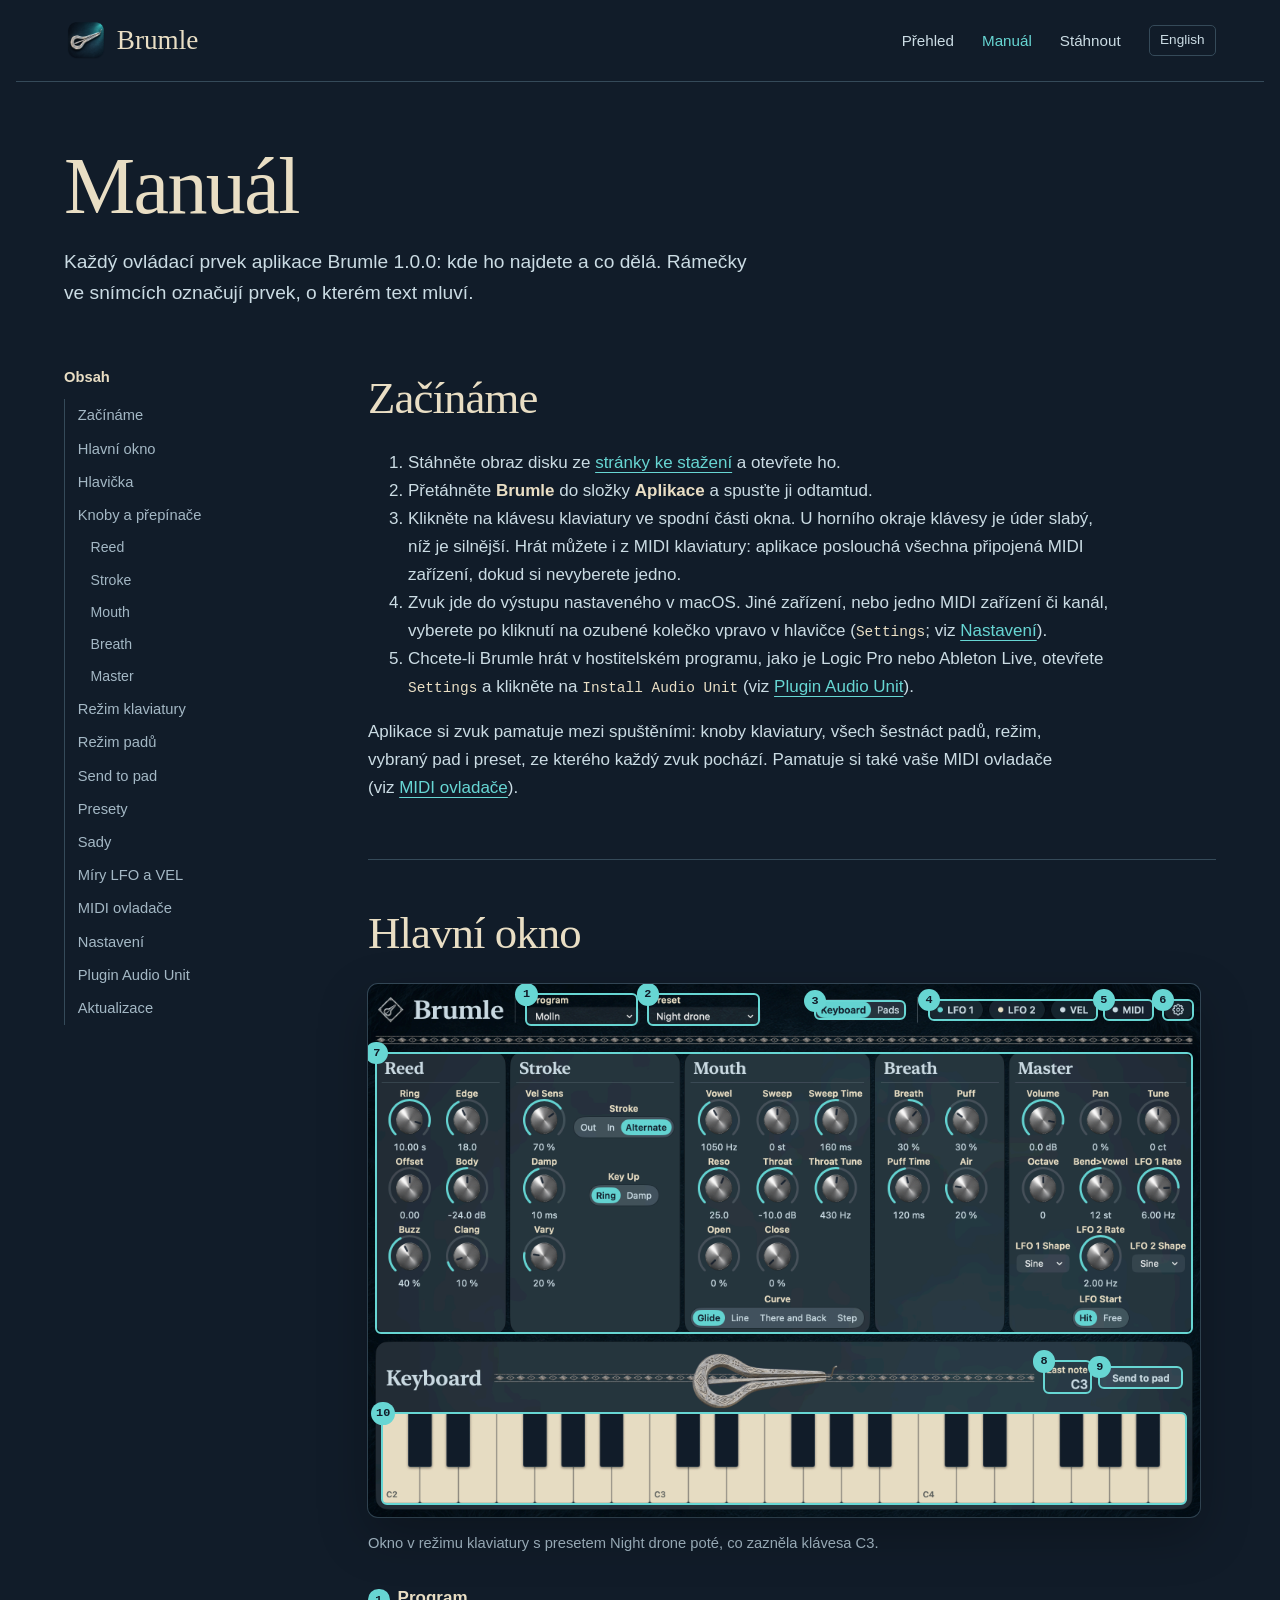
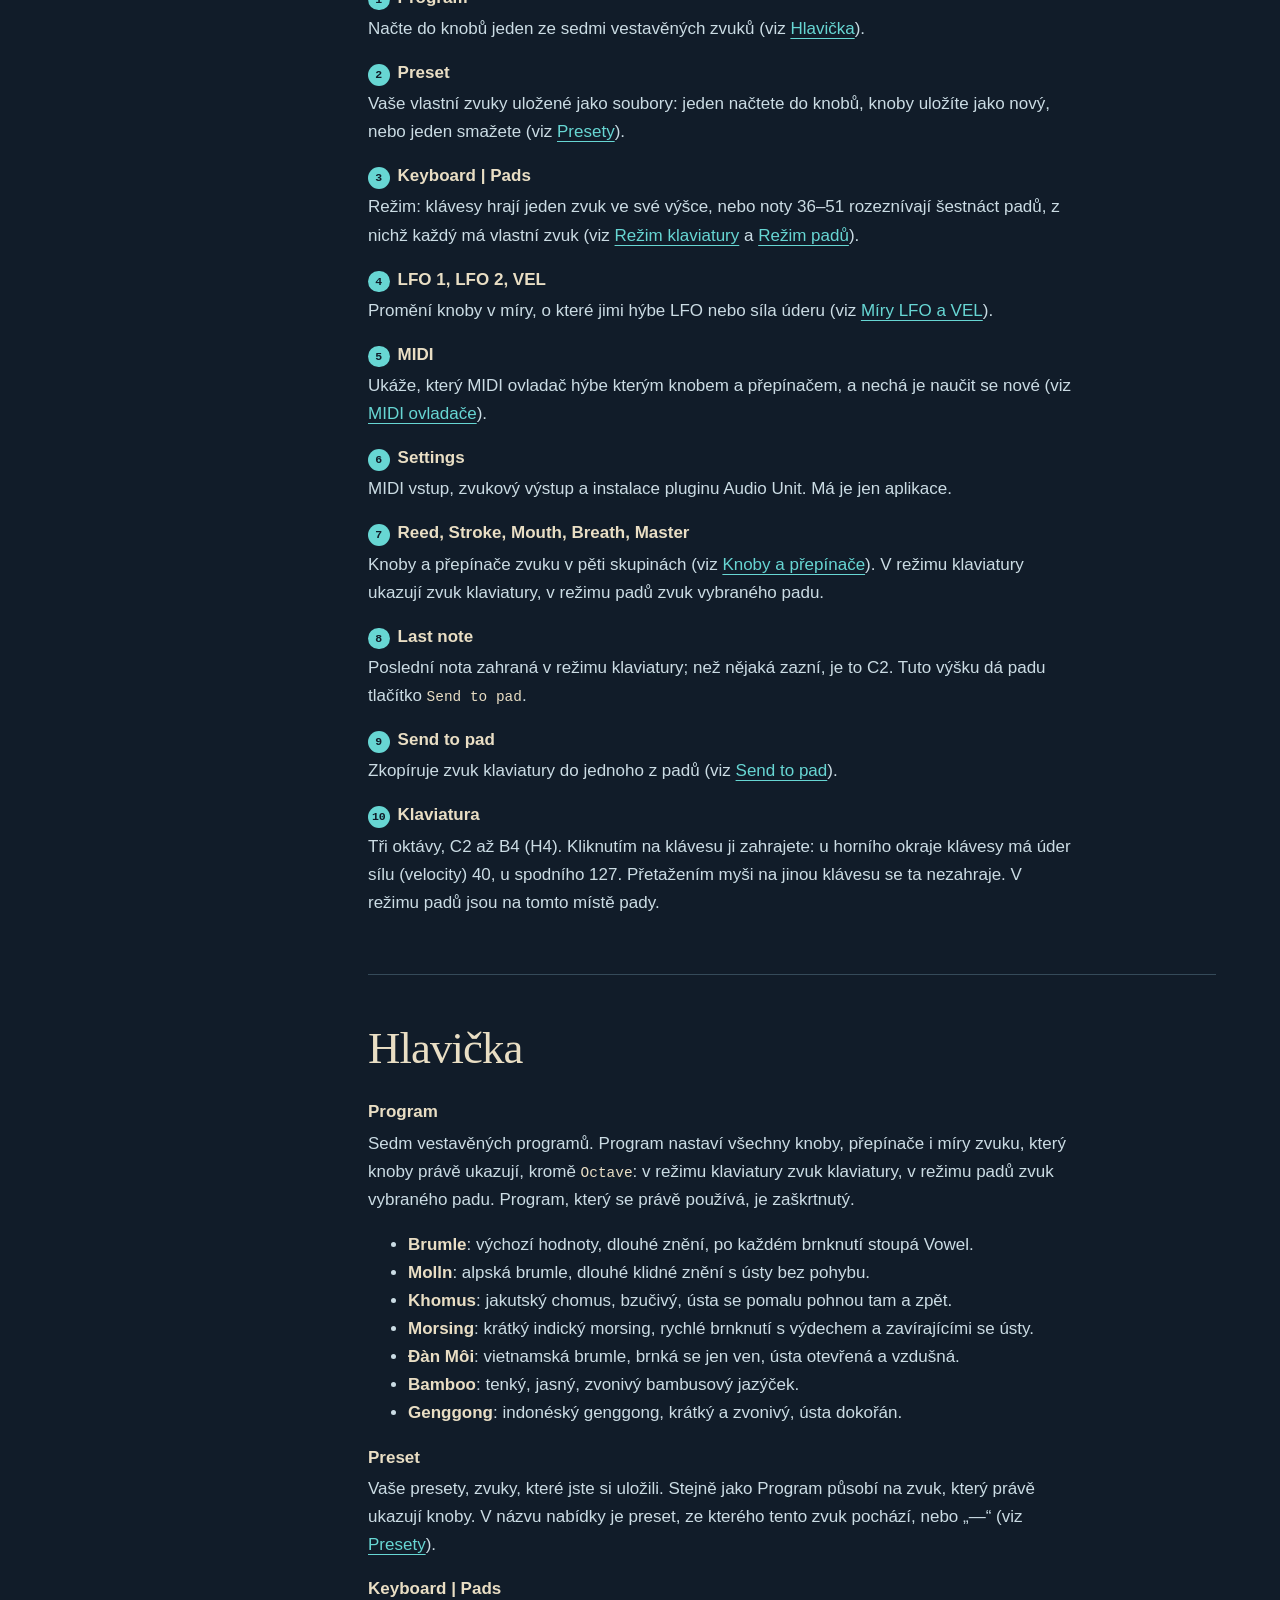
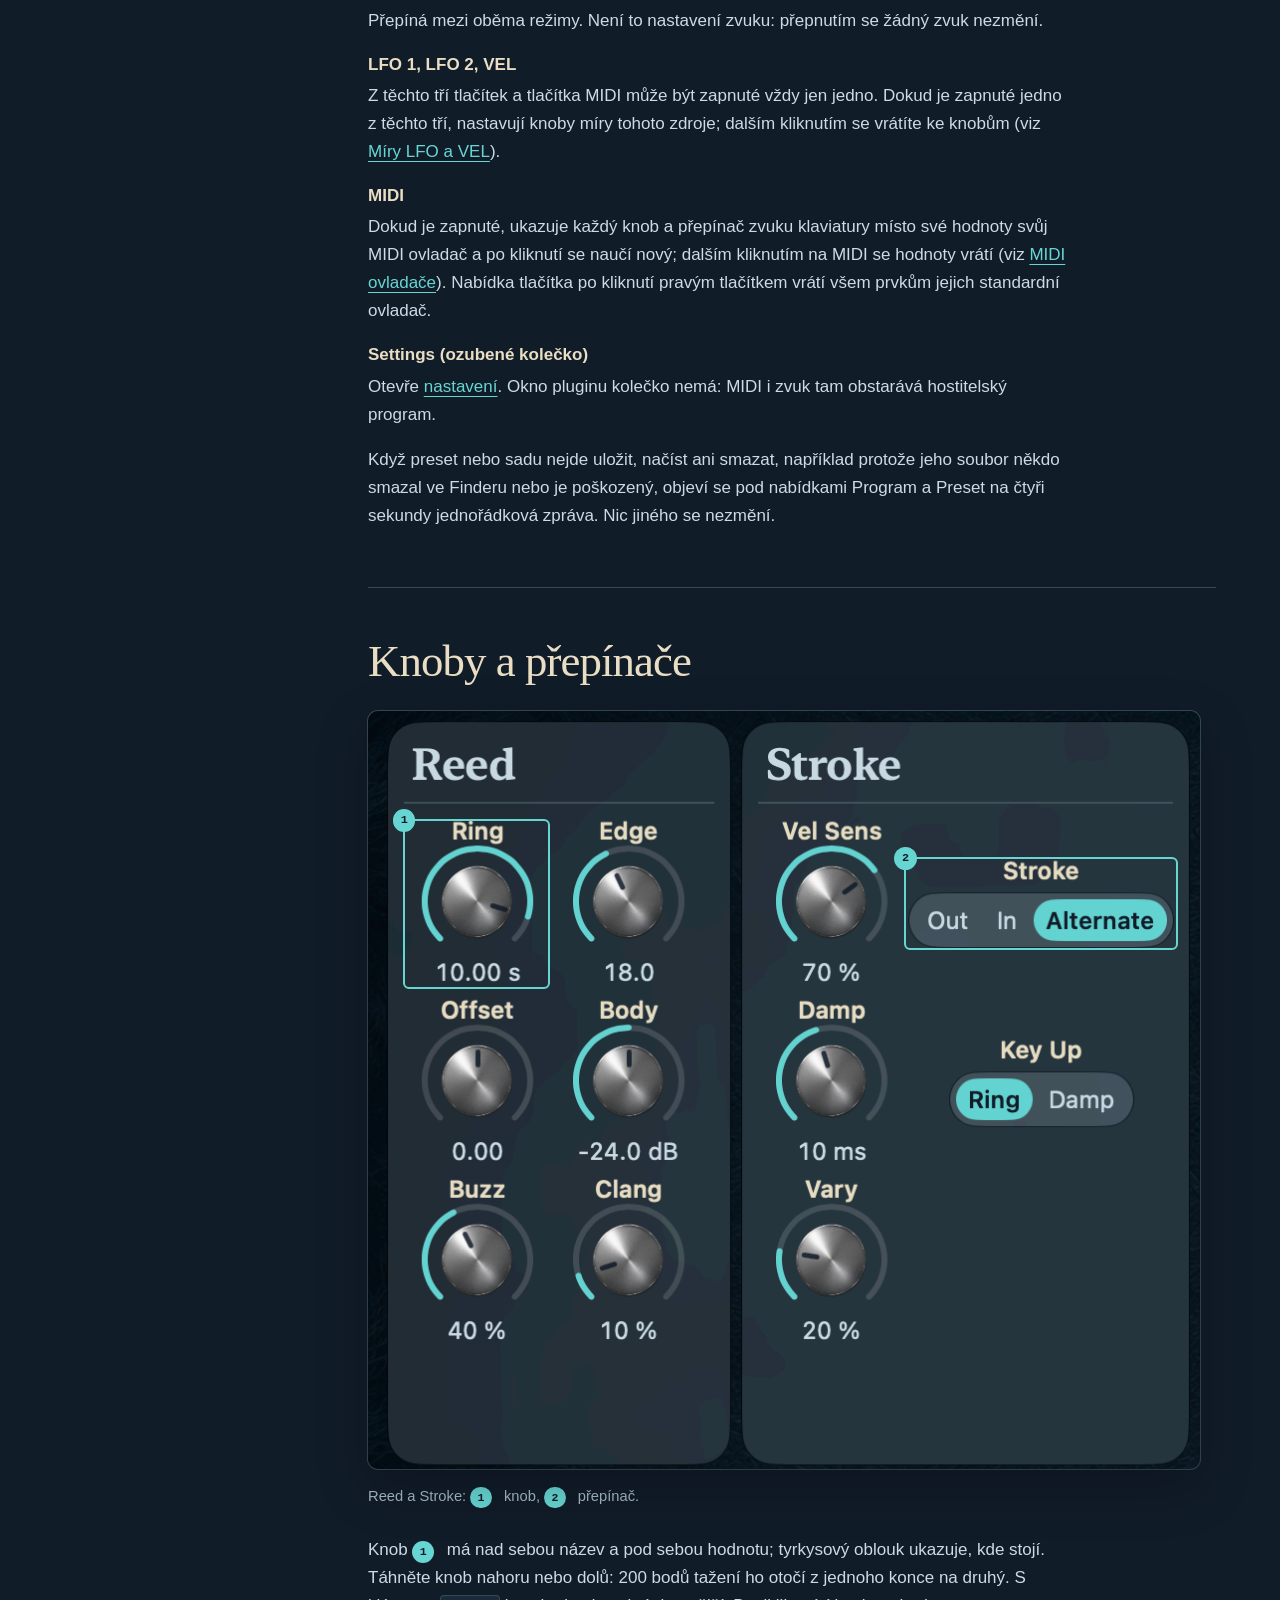
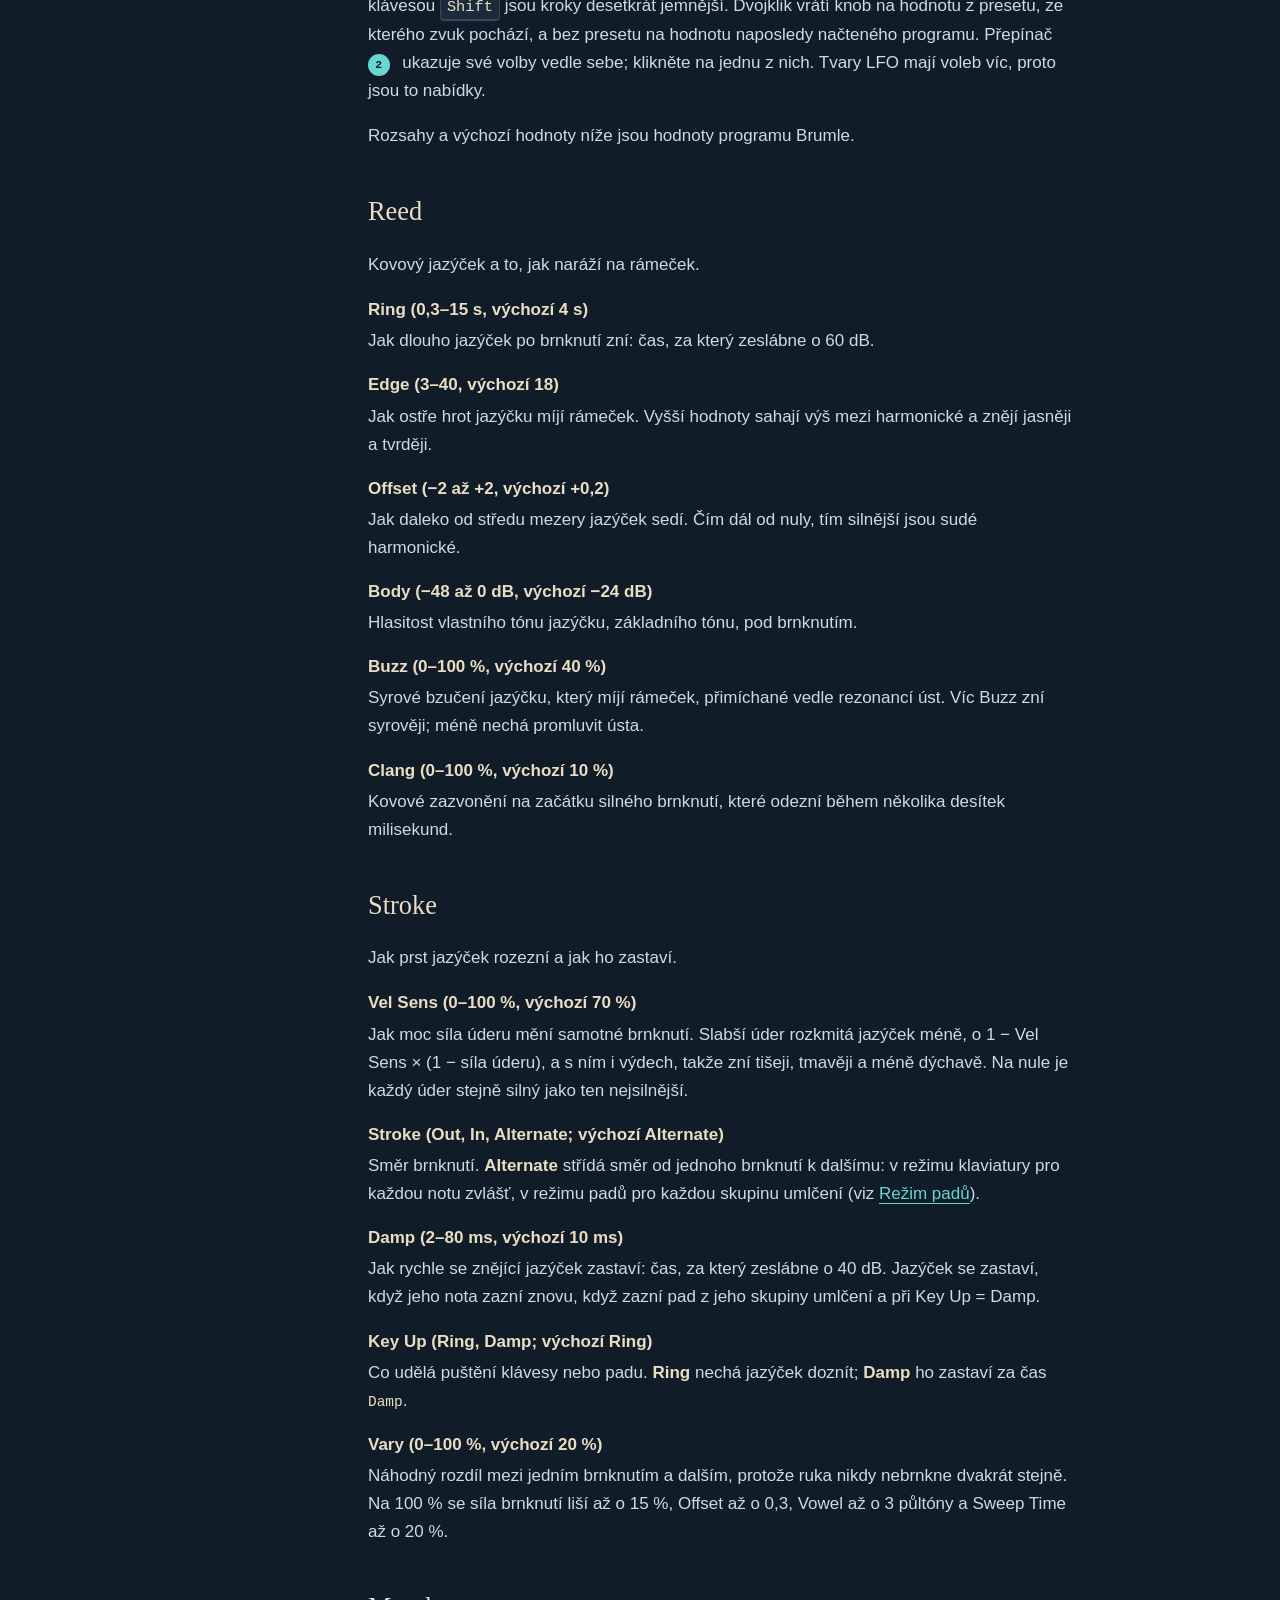
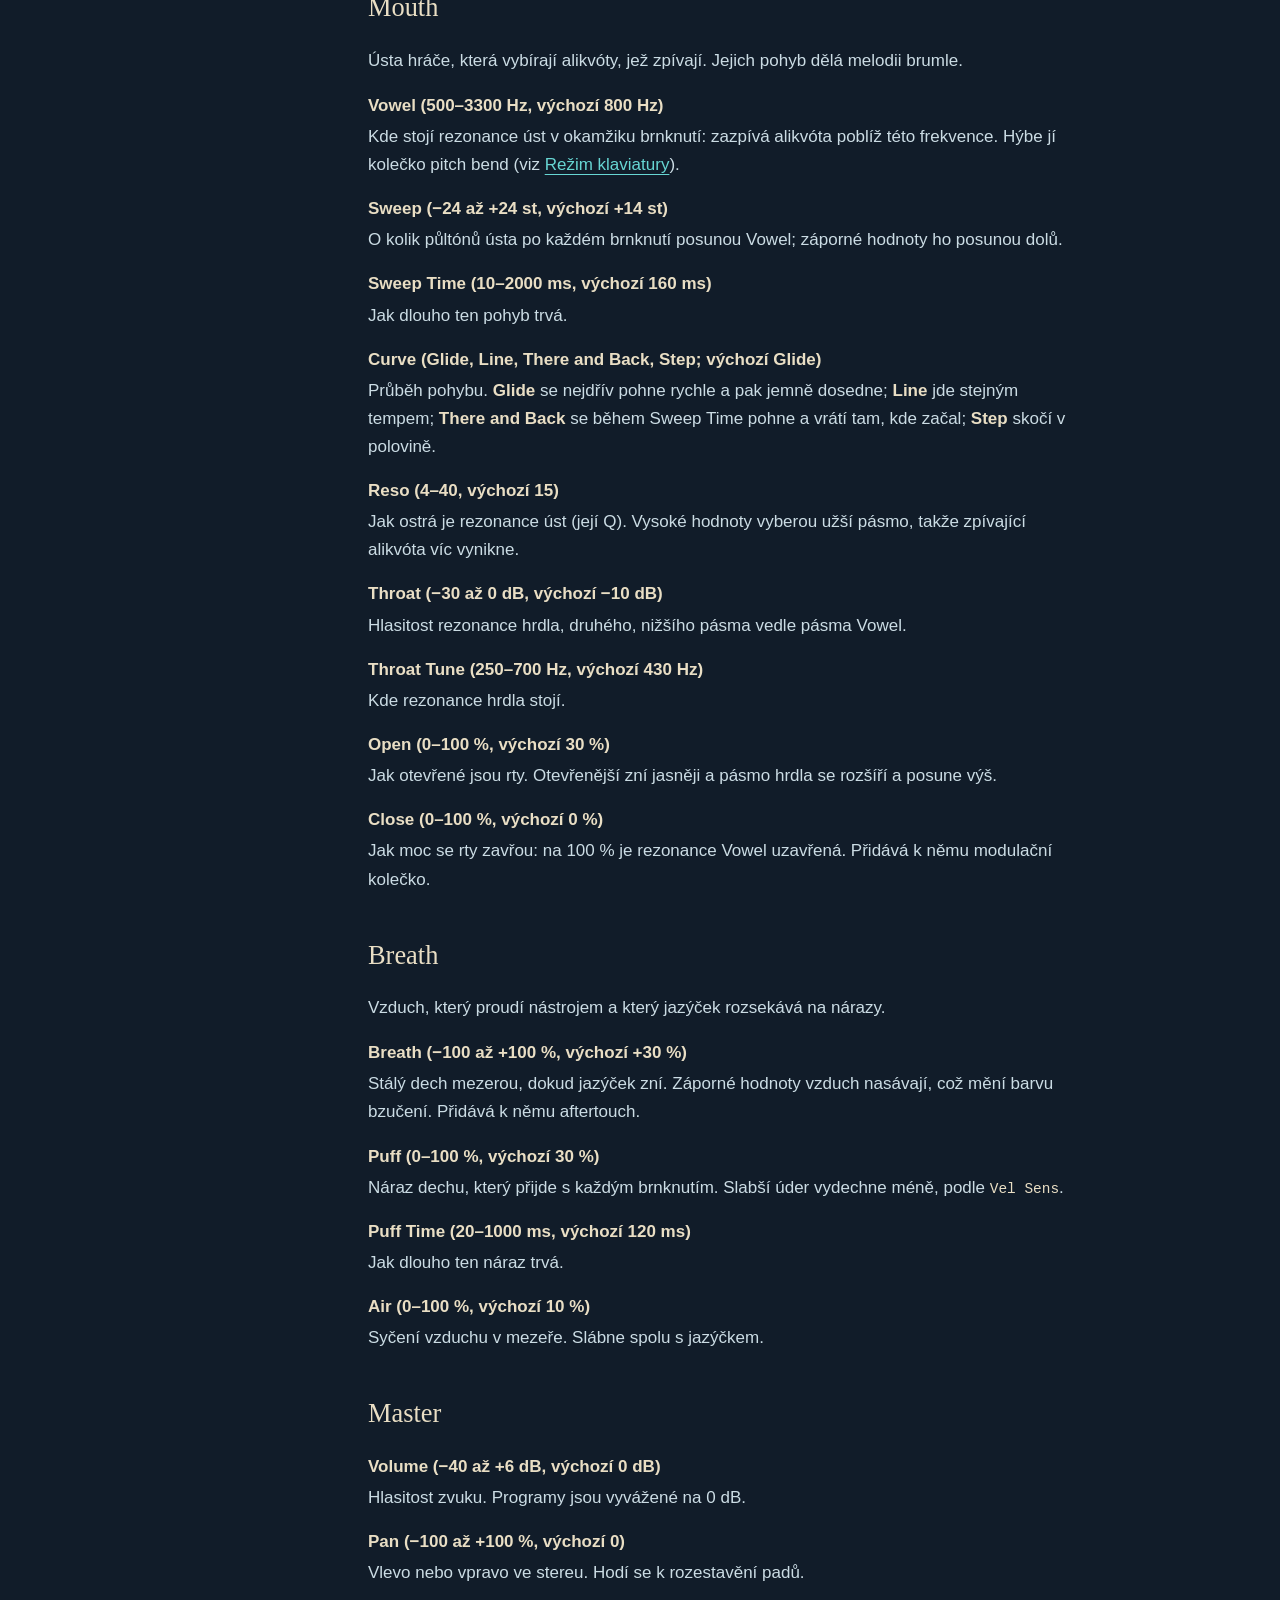
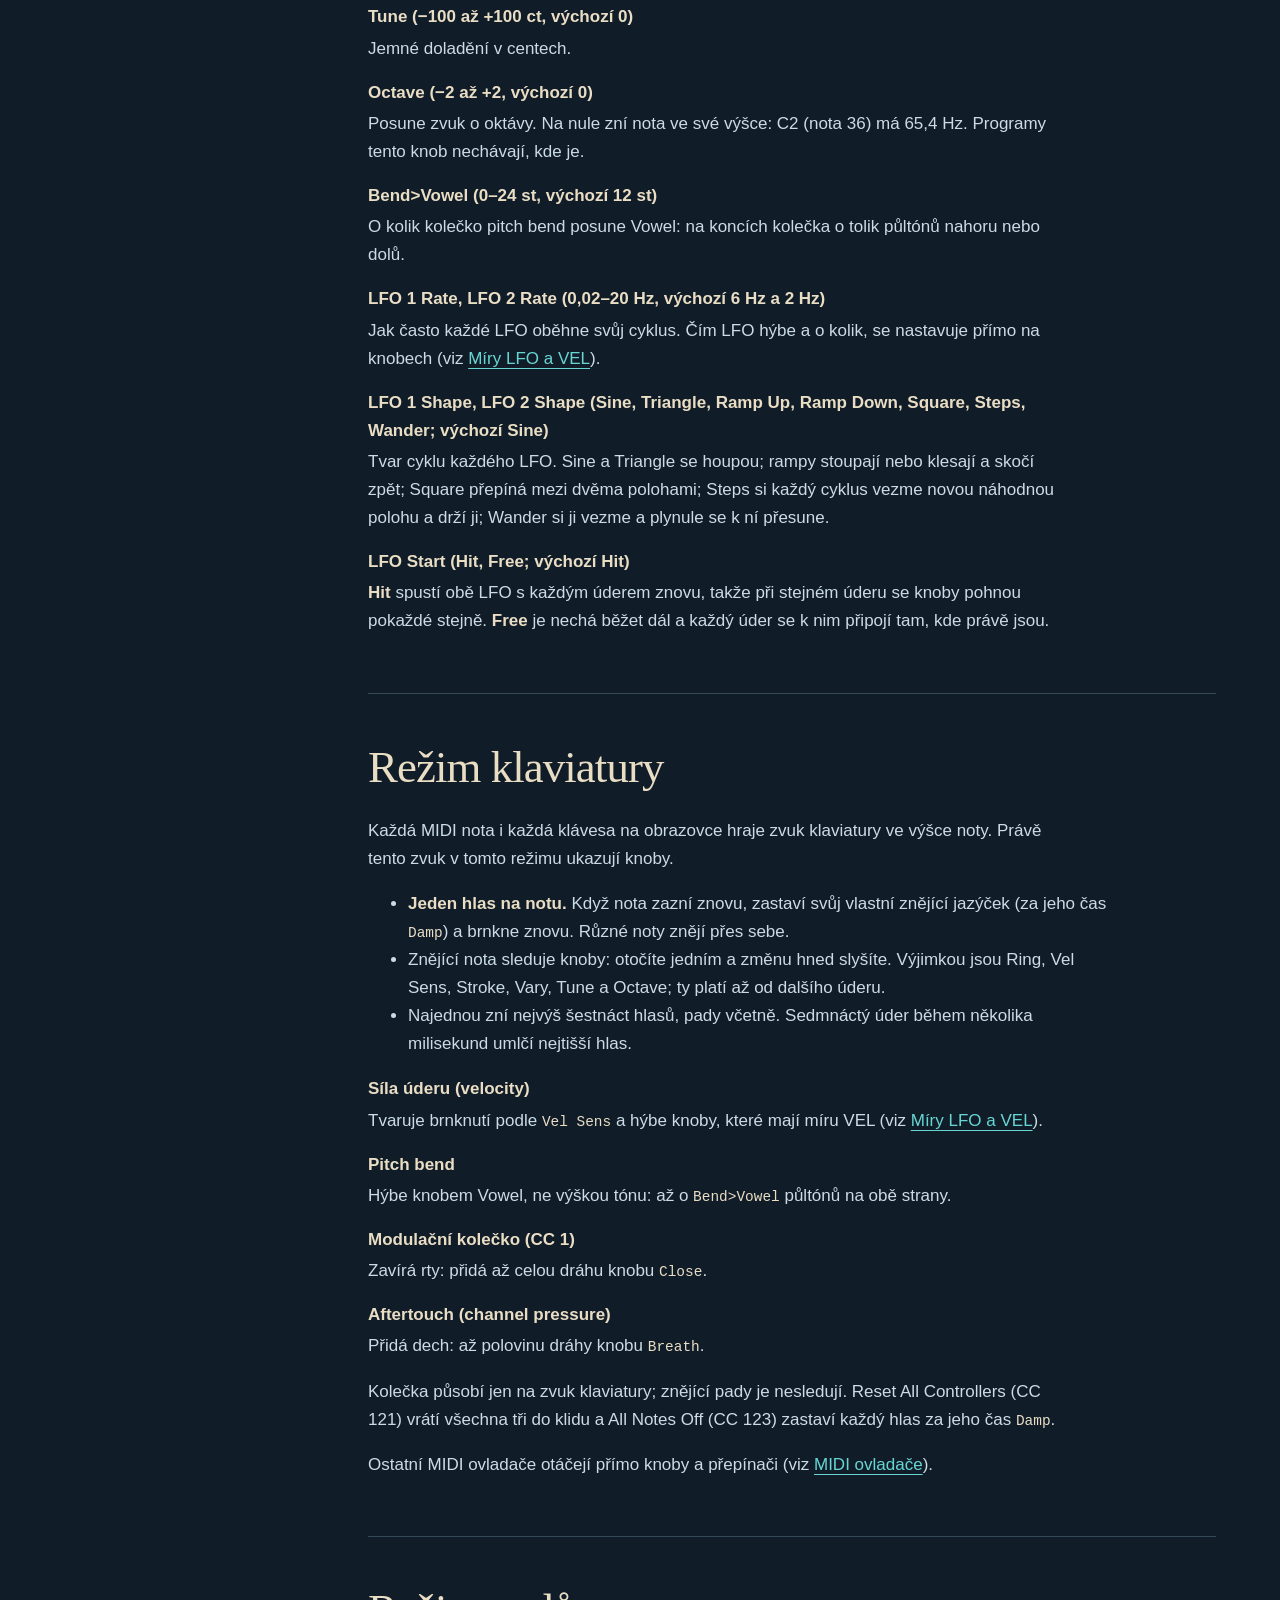
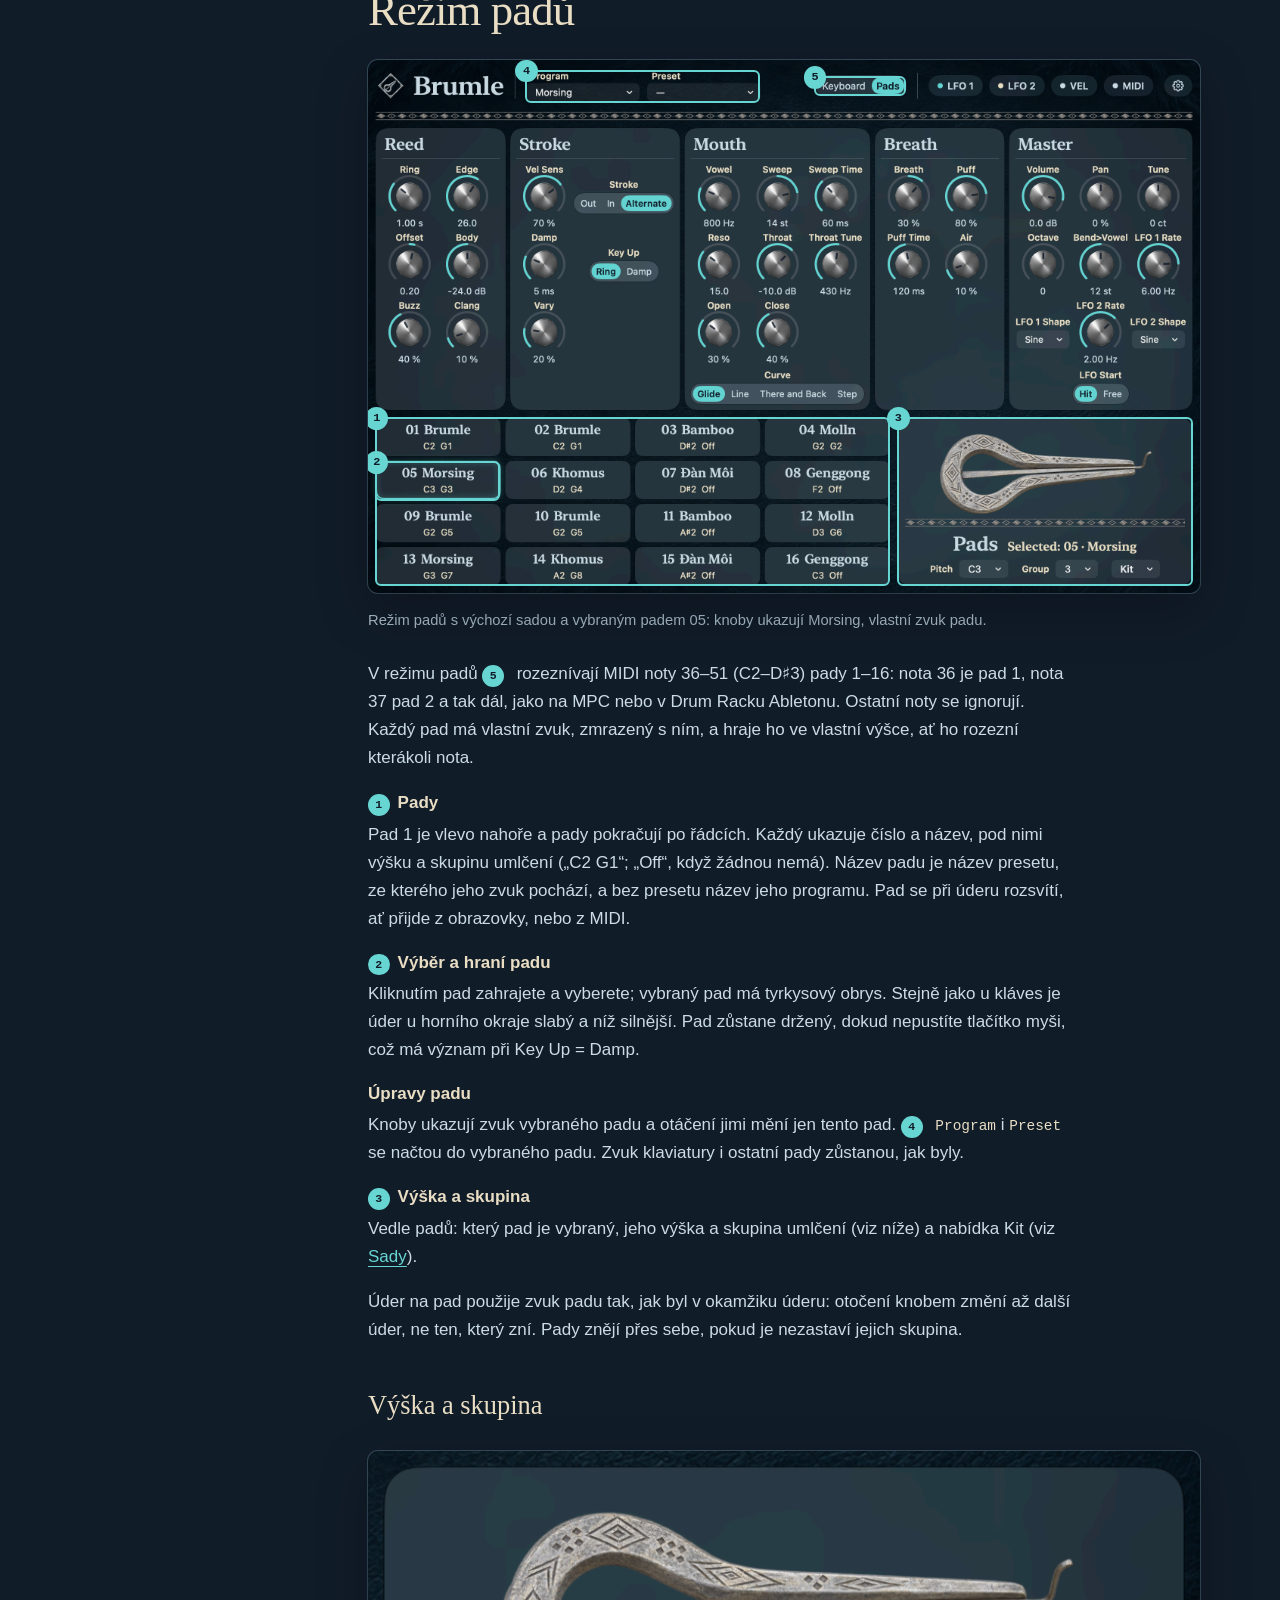
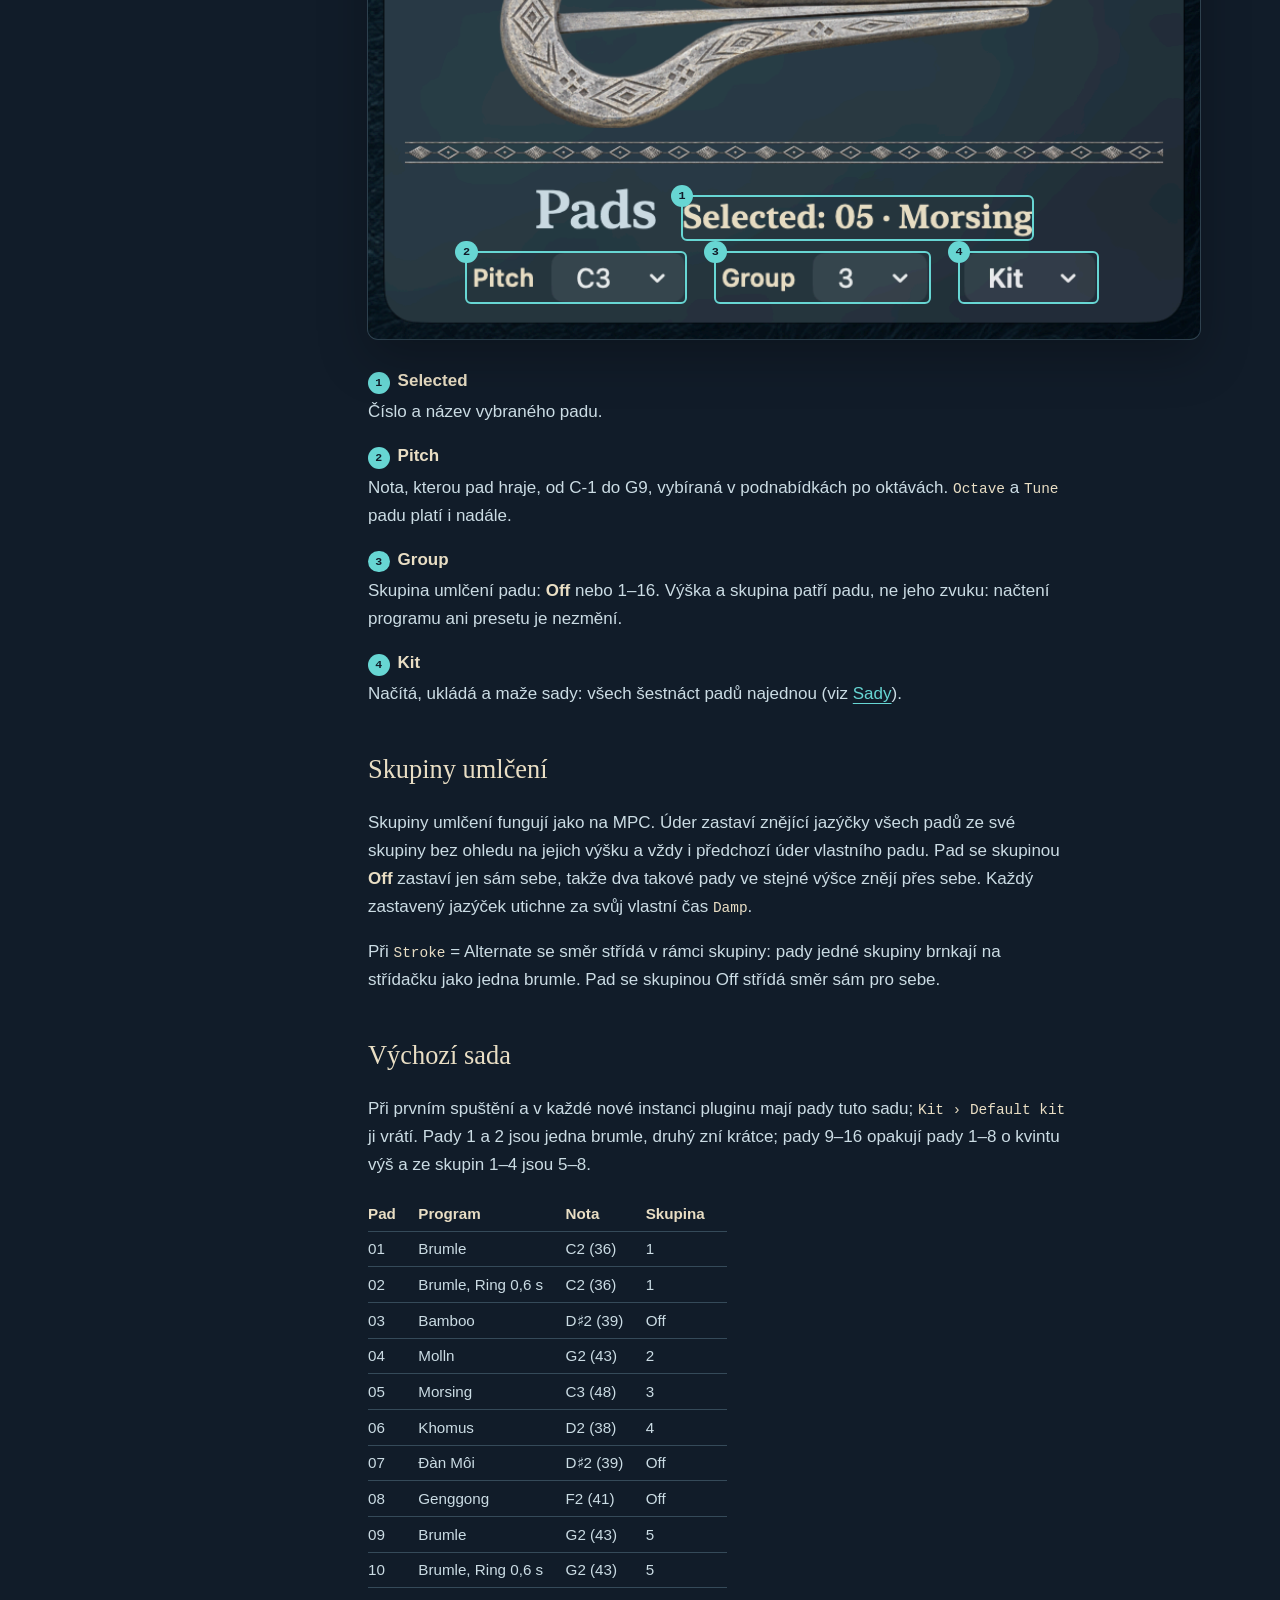
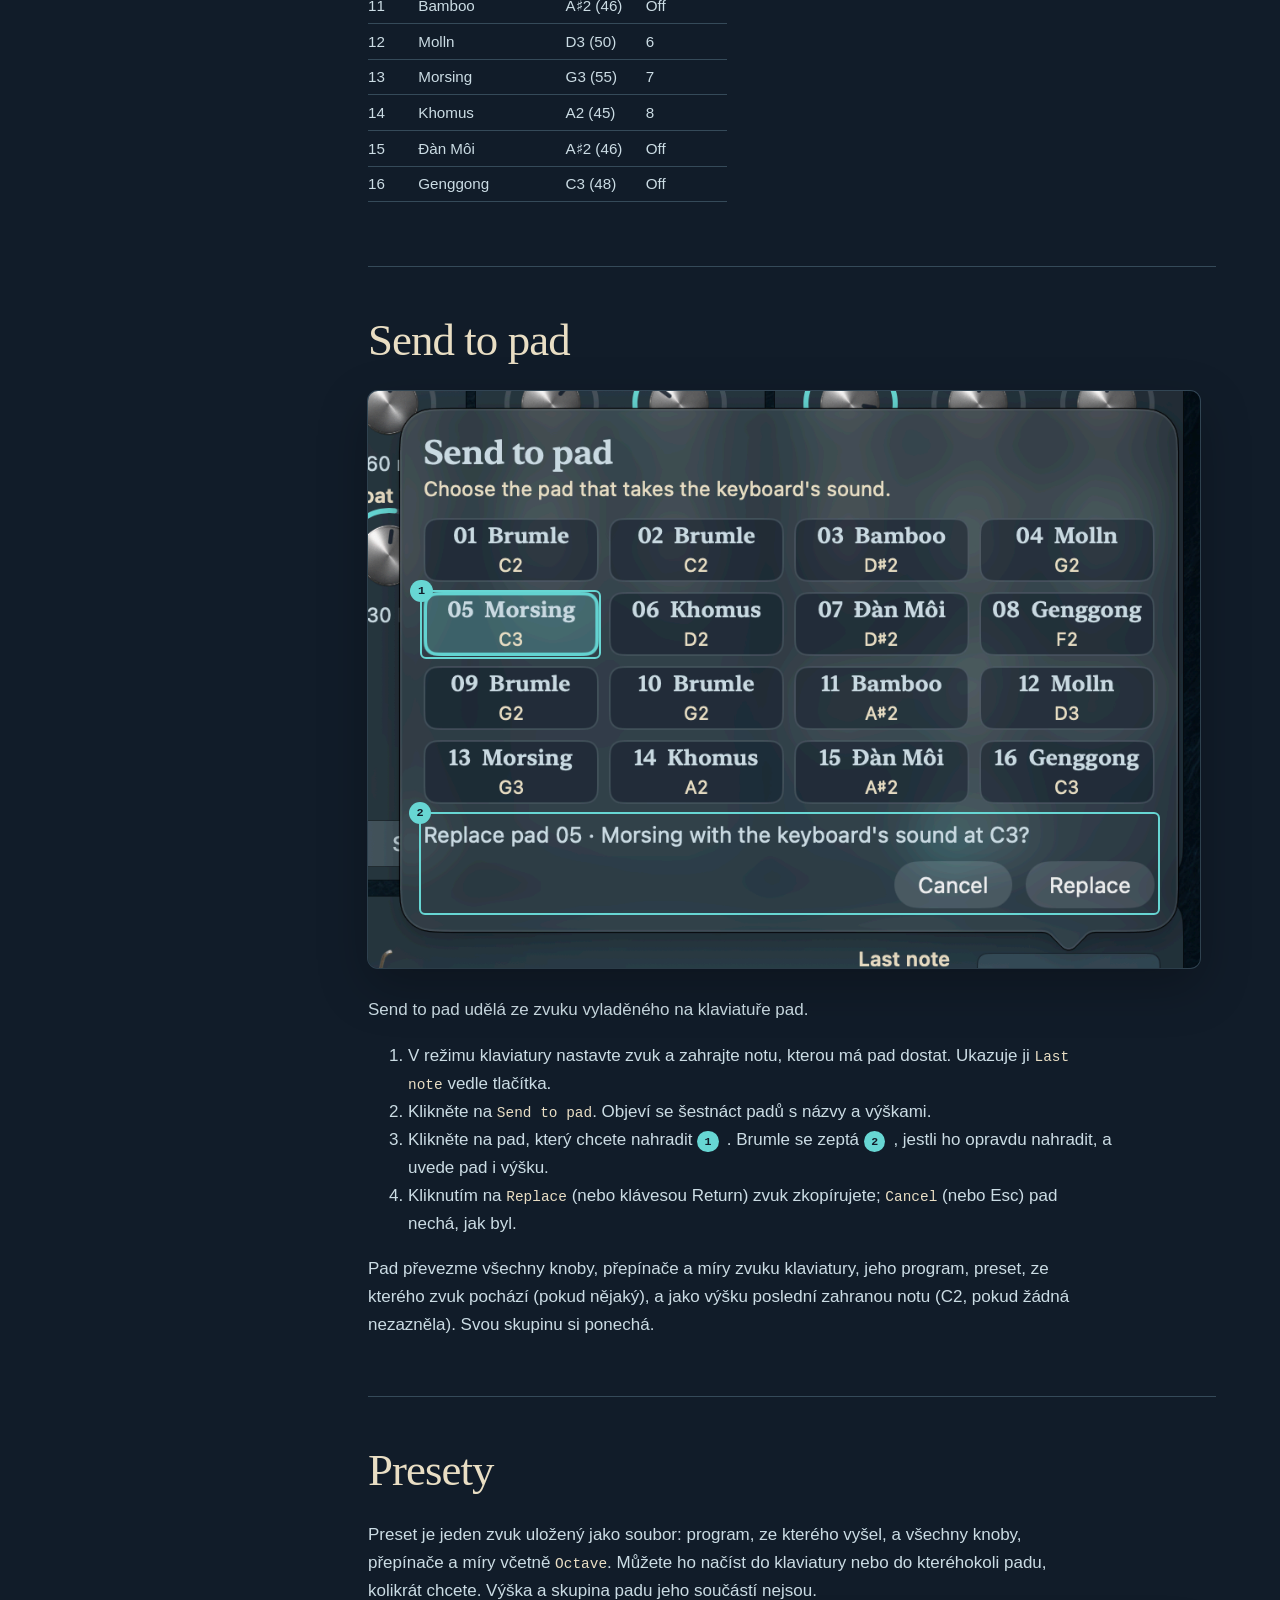
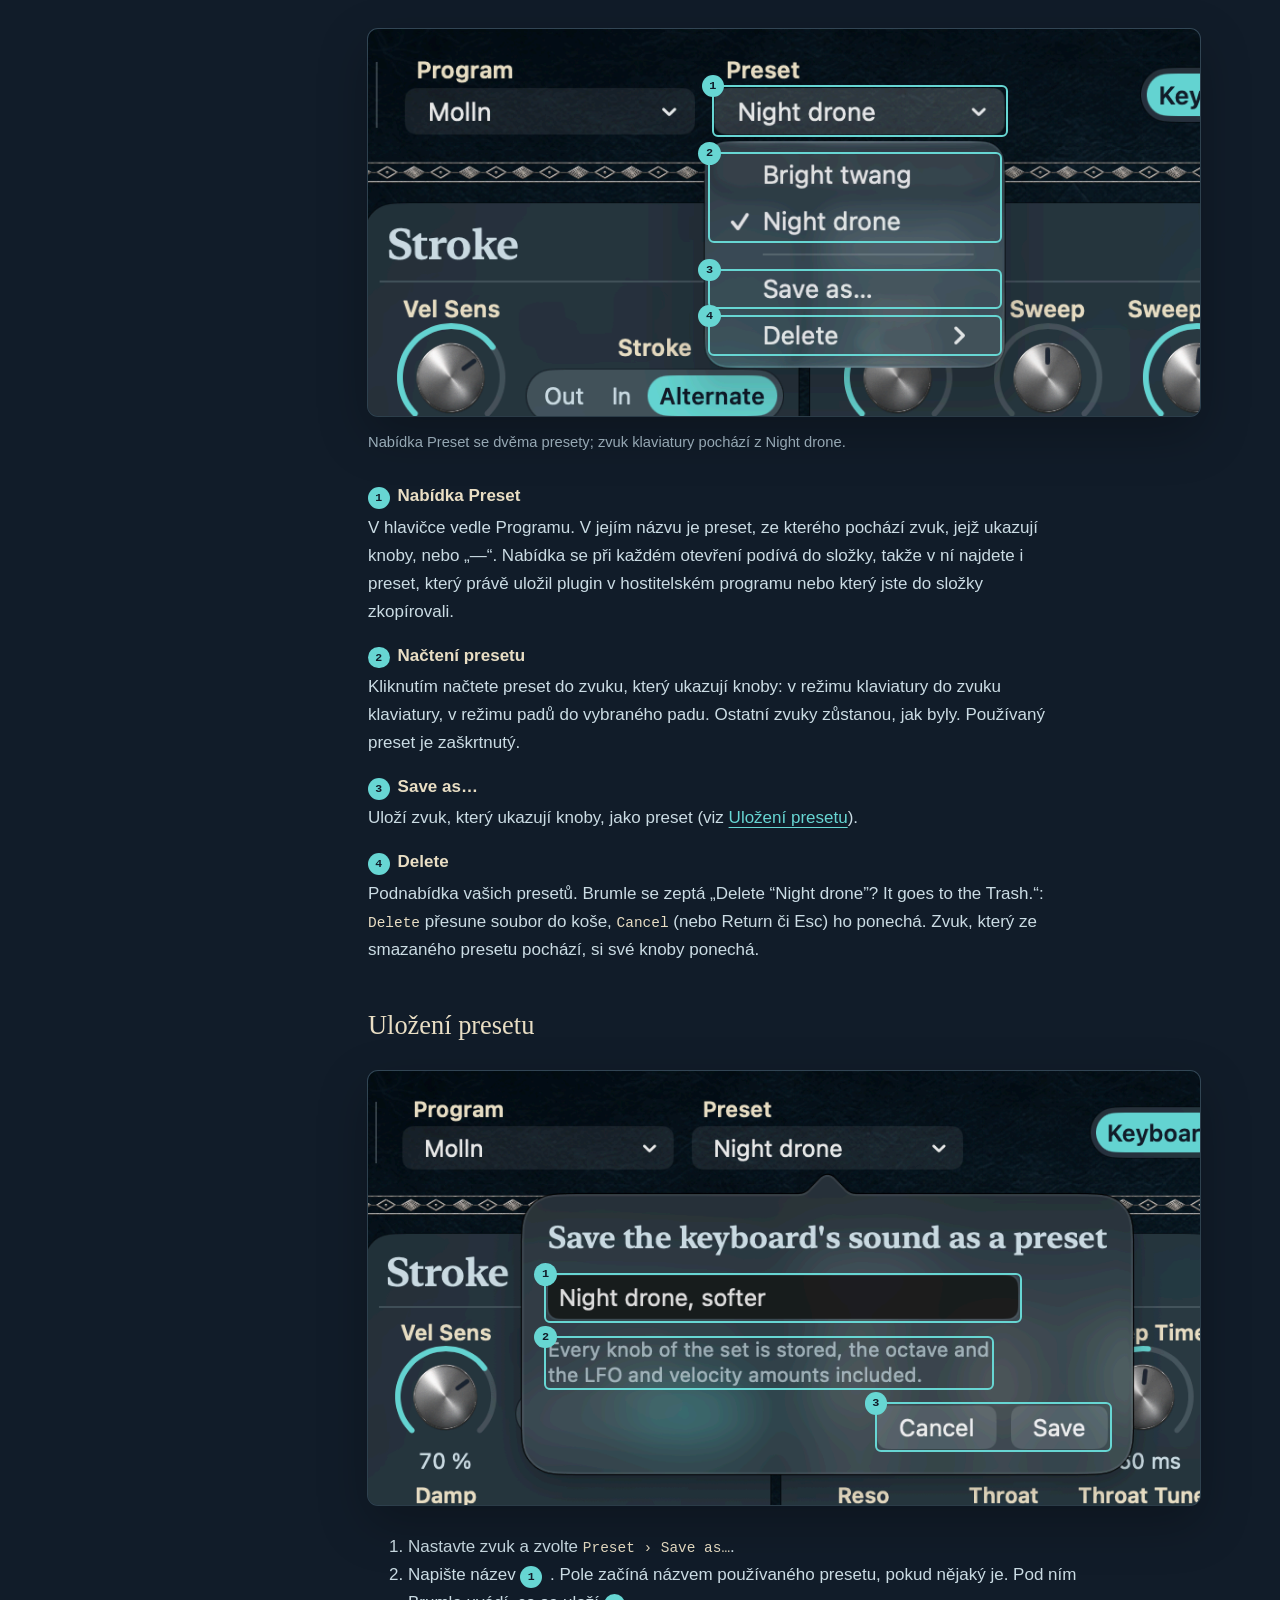
<file: docs/cs/manual.html>
<!doctype html>
<html lang="cs">
<head>
<meta charset="utf-8">
<meta name="viewport" content="width=device-width, initial-scale=1">
<title>Brumle – manuál</title>
<meta name="description" content="Manuál aplikace Brumle: všechny ovládací prvky s označenými snímky obrazovky.">
<link rel="alternate" hreflang="en" href="https://jiripisa.github.io/brumle/manual.html">
<link rel="alternate" hreflang="cs" href="https://jiripisa.github.io/brumle/cs/manual.html">
<link rel="alternate" hreflang="x-default" href="https://jiripisa.github.io/brumle/manual.html">
<link rel="icon" href="../assets/icon.png">
<link rel="stylesheet" href="../assets/site.css">
<link rel="stylesheet" href="../assets/manual.css">
</head>
<body>

<header class="wrap masthead">
  <a class="brand" href="index.html"><img src="../assets/icon.png" alt="" width="32" height="32">Brumle</a>
  <nav aria-label="Web">
    <a href="index.html">Přehled</a>
    <a href="manual.html" aria-current="page">Manuál</a>
    <a href="index.html#get">Stáhnout</a>
    <a class="lang" href="../manual.html" hreflang="en" lang="en">English</a>
  </nav>
</header>

<main>
  <div class="wrap title">
    <h1>Manuál</h1>
    <p>Každý ovládací prvek aplikace Brumle 1.0.0: kde ho najdete a co dělá.
    Rámečky ve snímcích označují prvek, o kterém text mluví.</p>
  </div>

  <div class="wrap layout">
    <nav class="toc" aria-label="Obsah">
      <p>Obsah</p>
      <ol>
        <li><a href="#start">Začínáme</a></li>
        <li><a href="#window">Hlavní okno</a></li>
        <li><a href="#header">Hlavička</a></li>
        <li><a href="#knobs">Knoby a přepínače</a>
          <ol>
            <li><a href="#reed">Reed</a></li>
            <li><a href="#stroke">Stroke</a></li>
            <li><a href="#mouth">Mouth</a></li>
            <li><a href="#breath">Breath</a></li>
            <li><a href="#master">Master</a></li>
          </ol>
        </li>
        <li><a href="#keyboard">Režim klaviatury</a></li>
        <li><a href="#pads">Režim padů</a></li>
        <li><a href="#send">Send to pad</a></li>
        <li><a href="#presets">Presety</a></li>
        <li><a href="#kits">Sady</a></li>
        <li><a href="#amounts">Míry LFO a VEL</a></li>
        <li><a href="#midi">MIDI ovladače</a></li>
        <li><a href="#settings">Nastavení</a></li>
        <li><a href="#plugin">Plugin Audio Unit</a></li>
        <li><a href="#updates">Aktualizace</a></li>
      </ol>
    </nav>

    <article>
      <section id="start">
        <h2>Začínáme</h2>
        <ol>
          <li>Stáhněte obraz disku ze <a href="index.html#get">stránky ke stažení</a>
          a otevřete ho.</li>
          <li>Přetáhněte <b>Brumle</b> do složky <b>Aplikace</b> a spusťte ji odtamtud.</li>
          <li>Klikněte na klávesu klaviatury ve spodní části okna. U horního okraje klávesy je úder slabý, níž je silnější. Hrát můžete i z MIDI klaviatury: aplikace poslouchá všechna připojená MIDI zařízení, dokud si nevyberete jedno.</li>
          <li>Zvuk jde do výstupu nastaveného v macOS. Jiné zařízení, nebo jedno MIDI zařízení či kanál, vyberete po kliknutí na ozubené kolečko vpravo v hlavičce (<span class="ui">Settings</span>; viz <a href="#settings">Nastavení</a>).</li>
          <li>Chcete-li Brumle hrát v hostitelském programu, jako je Logic Pro nebo Ableton Live, otevřete <span class="ui">Settings</span> a klikněte na <span class="ui">Install Audio Unit</span> (viz <a href="#plugin">Plugin Audio Unit</a>).</li>
        </ol>
        <p>Aplikace si zvuk pamatuje mezi spuštěními: knoby klaviatury, všech šestnáct padů, režim, vybraný pad i preset, ze kterého každý zvuk pochází. Pamatuje si také vaše MIDI ovladače (viz <a href="#midi">MIDI ovladače</a>).</p>
      </section>

      <section id="window">
        <h2>Hlavní okno</h2>
        <figure class="fig">
          <div class="view" style="--iw:2200;--ih:1410">
            <img src="../assets/brumle-window.png" alt="Okno aplikace Brumle v režimu klaviatury s vyznačenými oblastmi">
            <div class="mark" style="--x:18.9;--y:1.8;--w:13.6;--h:6.2"><b>1</b></div>
            <div class="mark" style="--x:33.5;--y:1.8;--w:13.6;--h:6.2"><b>2</b></div>
            <div class="mark" style="--x:53.6;--y:3.0;--w:11.1;--h:3.8"><b>3</b></div>
            <div class="mark" style="--x:67.3;--y:2.8;--w:20.5;--h:4.1"><b>4</b></div>
            <div class="mark" style="--x:88.3;--y:2.8;--w:6.2;--h:4.1"><b>5</b></div>
            <div class="mark" style="--x:95.4;--y:2.8;--w:3.9;--h:4.1"><b>6</b></div>
            <div class="mark" style="--x:0.9;--y:12.8;--w:98.2;--h:52.8"><b>7</b></div>
            <div class="mark" style="--x:81.1;--y:70.6;--w:5.9;--h:6.4"><b>8</b></div>
            <div class="mark" style="--x:87.8;--y:71.6;--w:10.2;--h:4.4"><b>9</b></div>
            <div class="mark" style="--x:1.6;--y:80.4;--w:96.8;--h:17.3"><b>10</b></div>
          </div>
          <figcaption>Okno v režimu klaviatury s presetem Night drone poté, co zazněla klávesa C3.</figcaption>
        </figure>
        <dl class="controls">
          <dt><span class="n">1</span>Program</dt>
          <dd>Načte do knobů jeden ze sedmi vestavěných zvuků (viz <a href="#header">Hlavička</a>).</dd>
          <dt><span class="n">2</span>Preset</dt>
          <dd>Vaše vlastní zvuky uložené jako soubory: jeden načtete do knobů, knoby uložíte jako nový, nebo jeden smažete (viz <a href="#presets">Presety</a>).</dd>
          <dt><span class="n">3</span>Keyboard | Pads</dt>
          <dd>Režim: klávesy hrají jeden zvuk ve své výšce, nebo noty 36–51 rozeznívají šestnáct padů, z nichž každý má vlastní zvuk (viz <a href="#keyboard">Režim klaviatury</a> a <a href="#pads">Režim padů</a>).</dd>
          <dt><span class="n">4</span>LFO 1, LFO 2, VEL</dt>
          <dd>Promění knoby v míry, o které jimi hýbe LFO nebo síla úderu (viz <a href="#amounts">Míry LFO a VEL</a>).</dd>
          <dt><span class="n">5</span>MIDI</dt>
          <dd>Ukáže, který MIDI ovladač hýbe kterým knobem a přepínačem, a nechá je naučit se nové (viz <a href="#midi">MIDI ovladače</a>).</dd>
          <dt><span class="n">6</span>Settings</dt>
          <dd>MIDI vstup, zvukový výstup a instalace pluginu Audio Unit. Má je jen aplikace.</dd>
          <dt><span class="n">7</span>Reed, Stroke, Mouth, Breath, Master</dt>
          <dd>Knoby a přepínače zvuku v pěti skupinách (viz <a href="#knobs">Knoby a přepínače</a>). V režimu klaviatury ukazují zvuk klaviatury, v režimu padů zvuk vybraného padu.</dd>
          <dt><span class="n">8</span>Last note</dt>
          <dd>Poslední nota zahraná v režimu klaviatury; než nějaká zazní, je to C2. Tuto výšku dá padu tlačítko <span class="ui">Send to pad</span>.</dd>
          <dt><span class="n">9</span>Send to pad</dt>
          <dd>Zkopíruje zvuk klaviatury do jednoho z padů (viz <a href="#send">Send to pad</a>).</dd>
          <dt><span class="n">10</span>Klaviatura</dt>
          <dd>Tři oktávy, C2 až B4 (H4). Kliknutím na klávesu ji zahrajete: u horního okraje klávesy má úder sílu (velocity) 40, u spodního 127. Přetažením myši na jinou klávesu se ta nezahraje. V režimu padů jsou na tomto místě pady.</dd>
        </dl>
      </section>

      <section id="header">
        <h2>Hlavička</h2>
        <dl class="controls">
          <dt>Program</dt>
          <dd>Sedm vestavěných programů. Program nastaví všechny knoby, přepínače i míry zvuku, který knoby právě ukazují, kromě <span class="ui">Octave</span>: v režimu klaviatury zvuk klaviatury, v režimu padů zvuk vybraného padu. Program, který se právě používá, je zaškrtnutý.
            <ul>
              <li><b>Brumle</b>: výchozí hodnoty, dlouhé znění, po každém brnknutí stoupá Vowel.</li>
              <li><b>Molln</b>: alpská brumle, dlouhé klidné znění s ústy bez pohybu.</li>
              <li><b>Khomus</b>: jakutský chomus, bzučivý, ústa se pomalu pohnou tam a zpět.</li>
              <li><b>Morsing</b>: krátký indický morsing, rychlé brnknutí s výdechem a zavírajícími se ústy.</li>
              <li><b>Đàn Môi</b>: vietnamská brumle, brnká se jen ven, ústa otevřená a vzdušná.</li>
              <li><b>Bamboo</b>: tenký, jasný, zvonivý bambusový jazýček.</li>
              <li><b>Genggong</b>: indonéský genggong, krátký a zvonivý, ústa dokořán.</li>
            </ul>
          </dd>
          <dt>Preset</dt>
          <dd>Vaše presety, zvuky, které jste si uložili. Stejně jako Program působí na zvuk, který právě ukazují knoby. V názvu nabídky je preset, ze kterého tento zvuk pochází, nebo „—“ (viz <a href="#presets">Presety</a>).</dd>
          <dt>Keyboard | Pads</dt>
          <dd>Přepíná mezi oběma režimy. Není to nastavení zvuku: přepnutím se žádný zvuk nezmění.</dd>
          <dt>LFO 1, LFO 2, VEL</dt>
          <dd>Z těchto tří tlačítek a tlačítka MIDI může být zapnuté vždy jen jedno. Dokud je zapnuté jedno z těchto tří, nastavují knoby míry tohoto zdroje; dalším kliknutím se vrátíte ke knobům (viz <a href="#amounts">Míry LFO a VEL</a>).</dd>
          <dt>MIDI</dt>
          <dd>Dokud je zapnuté, ukazuje každý knob a přepínač zvuku klaviatury místo své hodnoty svůj MIDI ovladač a po kliknutí se naučí nový; dalším kliknutím na MIDI se hodnoty vrátí (viz <a href="#midi">MIDI ovladače</a>). Nabídka tlačítka po kliknutí pravým tlačítkem vrátí všem prvkům jejich standardní ovladač.</dd>
          <dt>Settings (ozubené kolečko)</dt>
          <dd>Otevře <a href="#settings">nastavení</a>. Okno pluginu kolečko nemá: MIDI i zvuk tam obstarává hostitelský program.</dd>
        </dl>
        <p>Když preset nebo sadu nejde uložit, načíst ani smazat, například protože jeho soubor někdo smazal ve Finderu nebo je poškozený, objeví se pod nabídkami Program a Preset na čtyři sekundy jednořádková zpráva. Nic jiného se nezmění.</p>
      </section>

      <section id="knobs">
        <h2>Knoby a přepínače</h2>
        <figure class="fig">
          <div class="view" style="--iw:2200;--ih:1410;--zx:0;--zy:12;--zw:38;--zh:54">
            <img src="../assets/brumle-window.png" alt="Skupiny Reed a Stroke: knoby a dva přepínače">
            <div class="mark" style="--x:1.6;--y:19.7;--w:6.7;--h:12.1"><b>1</b></div>
            <div class="mark" style="--x:24.5;--y:22.4;--w:12.5;--h:6.6"><b>2</b></div>
          </div>
          <figcaption>Reed a Stroke: <span class="n">1</span> knob, <span class="n">2</span> přepínač.</figcaption>
        </figure>
        <p>Knob <span class="n">1</span> má nad sebou název a pod sebou hodnotu; tyrkysový oblouk ukazuje, kde stojí. Táhněte knob nahoru nebo dolů: 200 bodů tažení ho otočí z jednoho konce na druhý. S klávesou <kbd>Shift</kbd> jsou kroky desetkrát jemnější. Dvojklik vrátí knob na hodnotu z presetu, ze kterého zvuk pochází, a bez presetu na hodnotu naposledy načteného programu. Přepínač <span class="n">2</span> ukazuje své volby vedle sebe; klikněte na jednu z nich. Tvary LFO mají voleb víc, proto jsou to nabídky.</p>
        <p>Rozsahy a výchozí hodnoty níže jsou hodnoty programu Brumle.</p>

        <h3 id="reed">Reed</h3>
        <p>Kovový jazýček a to, jak naráží na rámeček.</p>
        <dl class="controls">
          <dt>Ring (0,3–15 s, výchozí 4 s)</dt>
          <dd>Jak dlouho jazýček po brnknutí zní: čas, za který zeslábne o 60 dB.</dd>
          <dt>Edge (3–40, výchozí 18)</dt>
          <dd>Jak ostře hrot jazýčku míjí rámeček. Vyšší hodnoty sahají výš mezi harmonické a znějí jasněji a tvrději.</dd>
          <dt>Offset (−2 až +2, výchozí +0,2)</dt>
          <dd>Jak daleko od středu mezery jazýček sedí. Čím dál od nuly, tím silnější jsou sudé harmonické.</dd>
          <dt>Body (−48 až 0 dB, výchozí −24 dB)</dt>
          <dd>Hlasitost vlastního tónu jazýčku, základního tónu, pod brnknutím.</dd>
          <dt>Buzz (0–100 %, výchozí 40 %)</dt>
          <dd>Syrové bzučení jazýčku, který míjí rámeček, přimíchané vedle rezonancí úst. Víc Buzz zní syrověji; méně nechá promluvit ústa.</dd>
          <dt>Clang (0–100 %, výchozí 10 %)</dt>
          <dd>Kovové zazvonění na začátku silného brnknutí, které odezní během několika desítek milisekund.</dd>
        </dl>

        <h3 id="stroke">Stroke</h3>
        <p>Jak prst jazýček rozezní a jak ho zastaví.</p>
        <dl class="controls">
          <dt>Vel Sens (0–100 %, výchozí 70 %)</dt>
          <dd>Jak moc síla úderu mění samotné brnknutí. Slabší úder rozkmitá jazýček méně, o 1 − Vel Sens × (1 − síla úderu), a s ním i výdech, takže zní tišeji, tmavěji a méně dýchavě. Na nule je každý úder stejně silný jako ten nejsilnější.</dd>
          <dt>Stroke (Out, In, Alternate; výchozí Alternate)</dt>
          <dd>Směr brnknutí. <b>Alternate</b> střídá směr od jednoho brnknutí k dalšímu: v režimu klaviatury pro každou notu zvlášť, v režimu padů pro každou skupinu umlčení (viz <a href="#pads">Režim padů</a>).</dd>
          <dt>Damp (2–80 ms, výchozí 10 ms)</dt>
          <dd>Jak rychle se znějící jazýček zastaví: čas, za který zeslábne o 40 dB. Jazýček se zastaví, když jeho nota zazní znovu, když zazní pad z jeho skupiny umlčení a při Key Up = Damp.</dd>
          <dt>Key Up (Ring, Damp; výchozí Ring)</dt>
          <dd>Co udělá puštění klávesy nebo padu. <b>Ring</b> nechá jazýček doznít; <b>Damp</b> ho zastaví za čas <span class="ui">Damp</span>.</dd>
          <dt>Vary (0–100 %, výchozí 20 %)</dt>
          <dd>Náhodný rozdíl mezi jedním brnknutím a dalším, protože ruka nikdy nebrnkne dvakrát stejně. Na 100 % se síla brnknutí liší až o 15 %, Offset až o 0,3, Vowel až o 3 půltóny a Sweep Time až o 20 %.</dd>
        </dl>

        <h3 id="mouth">Mouth</h3>
        <p>Ústa hráče, která vybírají alikvóty, jež zpívají. Jejich pohyb dělá melodii brumle.</p>
        <dl class="controls">
          <dt>Vowel (500–3300 Hz, výchozí 800 Hz)</dt>
          <dd>Kde stojí rezonance úst v okamžiku brnknutí: zazpívá alikvóta poblíž této frekvence. Hýbe jí kolečko pitch bend (viz <a href="#keyboard">Režim klaviatury</a>).</dd>
          <dt>Sweep (−24 až +24 st, výchozí +14 st)</dt>
          <dd>O kolik půltónů ústa po každém brnknutí posunou Vowel; záporné hodnoty ho posunou dolů.</dd>
          <dt>Sweep Time (10–2000 ms, výchozí 160 ms)</dt>
          <dd>Jak dlouho ten pohyb trvá.</dd>
          <dt>Curve (Glide, Line, There and Back, Step; výchozí Glide)</dt>
          <dd>Průběh pohybu. <b>Glide</b> se nejdřív pohne rychle a pak jemně dosedne; <b>Line</b> jde stejným tempem; <b>There and Back</b> se během Sweep Time pohne a vrátí tam, kde začal; <b>Step</b> skočí v polovině.</dd>
          <dt>Reso (4–40, výchozí 15)</dt>
          <dd>Jak ostrá je rezonance úst (její Q). Vysoké hodnoty vyberou užší pásmo, takže zpívající alikvóta víc vynikne.</dd>
          <dt>Throat (−30 až 0 dB, výchozí −10 dB)</dt>
          <dd>Hlasitost rezonance hrdla, druhého, nižšího pásma vedle pásma Vowel.</dd>
          <dt>Throat Tune (250–700 Hz, výchozí 430 Hz)</dt>
          <dd>Kde rezonance hrdla stojí.</dd>
          <dt>Open (0–100 %, výchozí 30 %)</dt>
          <dd>Jak otevřené jsou rty. Otevřenější zní jasněji a pásmo hrdla se rozšíří a posune výš.</dd>
          <dt>Close (0–100 %, výchozí 0 %)</dt>
          <dd>Jak moc se rty zavřou: na 100 % je rezonance Vowel uzavřená. Přidává k němu modulační kolečko.</dd>
        </dl>

        <h3 id="breath">Breath</h3>
        <p>Vzduch, který proudí nástrojem a který jazýček rozsekává na nárazy.</p>
        <dl class="controls">
          <dt>Breath (−100 až +100 %, výchozí +30 %)</dt>
          <dd>Stálý dech mezerou, dokud jazýček zní. Záporné hodnoty vzduch nasávají, což mění barvu bzučení. Přidává k němu aftertouch.</dd>
          <dt>Puff (0–100 %, výchozí 30 %)</dt>
          <dd>Náraz dechu, který přijde s každým brnknutím. Slabší úder vydechne méně, podle <span class="ui">Vel Sens</span>.</dd>
          <dt>Puff Time (20–1000 ms, výchozí 120 ms)</dt>
          <dd>Jak dlouho ten náraz trvá.</dd>
          <dt>Air (0–100 %, výchozí 10 %)</dt>
          <dd>Syčení vzduchu v mezeře. Slábne spolu s jazýčkem.</dd>
        </dl>

        <h3 id="master">Master</h3>
        <dl class="controls">
          <dt>Volume (−40 až +6 dB, výchozí 0 dB)</dt>
          <dd>Hlasitost zvuku. Programy jsou vyvážené na 0 dB.</dd>
          <dt>Pan (−100 až +100 %, výchozí 0)</dt>
          <dd>Vlevo nebo vpravo ve stereu. Hodí se k rozestavění padů.</dd>
          <dt>Tune (−100 až +100 ct, výchozí 0)</dt>
          <dd>Jemné doladění v centech.</dd>
          <dt>Octave (−2 až +2, výchozí 0)</dt>
          <dd>Posune zvuk o oktávy. Na nule zní nota ve své výšce: C2 (nota 36) má 65,4 Hz. Programy tento knob nechávají, kde je.</dd>
          <dt>Bend&gt;Vowel (0–24 st, výchozí 12 st)</dt>
          <dd>O kolik kolečko pitch bend posune Vowel: na koncích kolečka o tolik půltónů nahoru nebo dolů.</dd>
          <dt>LFO 1 Rate, LFO 2 Rate (0,02–20 Hz, výchozí 6 Hz a 2 Hz)</dt>
          <dd>Jak často každé LFO oběhne svůj cyklus. Čím LFO hýbe a o kolik, se nastavuje přímo na knobech (viz <a href="#amounts">Míry LFO a VEL</a>).</dd>
          <dt>LFO 1 Shape, LFO 2 Shape (Sine, Triangle, Ramp Up, Ramp Down, Square, Steps, Wander; výchozí Sine)</dt>
          <dd>Tvar cyklu každého LFO. Sine a Triangle se houpou; rampy stoupají nebo klesají a skočí zpět; Square přepíná mezi dvěma polohami; Steps si každý cyklus vezme novou náhodnou polohu a drží ji; Wander si ji vezme a plynule se k ní přesune.</dd>
          <dt>LFO Start (Hit, Free; výchozí Hit)</dt>
          <dd><b>Hit</b> spustí obě LFO s každým úderem znovu, takže při stejném úderu se knoby pohnou pokaždé stejně. <b>Free</b> je nechá běžet dál a každý úder se k nim připojí tam, kde právě jsou.</dd>
        </dl>
      </section>

      <section id="keyboard">
        <h2>Režim klaviatury</h2>
        <p>Každá MIDI nota i každá klávesa na obrazovce hraje zvuk klaviatury ve výšce noty. Právě tento zvuk v tomto režimu ukazují knoby.</p>
        <ul>
          <li><b>Jeden hlas na notu.</b> Když nota zazní znovu, zastaví svůj vlastní znějící jazýček (za jeho čas <span class="ui">Damp</span>) a brnkne znovu. Různé noty znějí přes sebe.</li>
          <li>Znějící nota sleduje knoby: otočíte jedním a změnu hned slyšíte. Výjimkou jsou Ring, Vel Sens, Stroke, Vary, Tune a Octave; ty platí až od dalšího úderu.</li>
          <li>Najednou zní nejvýš šestnáct hlasů, pady včetně. Sedmnáctý úder během několika milisekund umlčí nejtišší hlas.</li>
        </ul>
        <dl class="controls">
          <dt>Síla úderu (velocity)</dt>
          <dd>Tvaruje brnknutí podle <span class="ui">Vel Sens</span> a hýbe knoby, které mají míru VEL (viz <a href="#amounts">Míry LFO a VEL</a>).</dd>
          <dt>Pitch bend</dt>
          <dd>Hýbe knobem Vowel, ne výškou tónu: až o <span class="ui">Bend&gt;Vowel</span> půltónů na obě strany.</dd>
          <dt>Modulační kolečko (CC 1)</dt>
          <dd>Zavírá rty: přidá až celou dráhu knobu <span class="ui">Close</span>.</dd>
          <dt>Aftertouch (channel pressure)</dt>
          <dd>Přidá dech: až polovinu dráhy knobu <span class="ui">Breath</span>.</dd>
        </dl>
        <p>Kolečka působí jen na zvuk klaviatury; znějící pady je nesledují. Reset All Controllers (CC 121) vrátí všechna tři do klidu a All Notes Off (CC 123) zastaví každý hlas za jeho čas <span class="ui">Damp</span>.</p>
        <p>Ostatní MIDI ovladače otáčejí přímo knoby a přepínači (viz <a href="#midi">MIDI ovladače</a>).</p>
      </section>

      <section id="pads">
        <h2>Režim padů</h2>
        <figure class="fig">
          <div class="view" style="--iw:2200;--ih:1410">
            <img src="../assets/manual/pads.png" alt="Okno aplikace Brumle v režimu padů s vybraným padem 05">
            <div class="mark" style="--x:0.9;--y:67.0;--w:61.8;--h:31.6"><b>1</b></div>
            <div class="mark" style="--x:0.9;--y:75.2;--w:15.0;--h:7.4"><b>2</b></div>
            <div class="mark" style="--x:63.6;--y:67.0;--w:35.5;--h:31.6"><b>3</b></div>
            <div class="mark" style="--x:18.9;--y:1.8;--w:28.2;--h:6.2"><b>4</b></div>
            <div class="mark" style="--x:53.6;--y:3.0;--w:11.1;--h:3.8"><b>5</b></div>
          </div>
          <figcaption>Režim padů s výchozí sadou a vybraným padem 05: knoby ukazují Morsing, vlastní zvuk padu.</figcaption>
        </figure>
        <p>V režimu padů <span class="n">5</span> rozeznívají MIDI noty 36–51 (C2–D♯3) pady 1–16: nota 36 je pad 1, nota 37 pad 2 a tak dál, jako na MPC nebo v Drum Racku Abletonu. Ostatní noty se ignorují. Každý pad má vlastní zvuk, zmrazený s ním, a hraje ho ve vlastní výšce, ať ho rozezní kterákoli nota.</p>
        <dl class="controls">
          <dt><span class="n">1</span>Pady</dt>
          <dd>Pad 1 je vlevo nahoře a pady pokračují po řádcích. Každý ukazuje číslo a název, pod nimi výšku a skupinu umlčení („C2 G1“; „Off“, když žádnou nemá). Název padu je název presetu, ze kterého jeho zvuk pochází, a bez presetu název jeho programu. Pad se při úderu rozsvítí, ať přijde z obrazovky, nebo z MIDI.</dd>
          <dt><span class="n">2</span>Výběr a hraní padu</dt>
          <dd>Kliknutím pad zahrajete a vyberete; vybraný pad má tyrkysový obrys. Stejně jako u kláves je úder u horního okraje slabý a níž silnější. Pad zůstane držený, dokud nepustíte tlačítko myši, což má význam při Key Up = Damp.</dd>
          <dt>Úpravy padu</dt>
          <dd>Knoby ukazují zvuk vybraného padu a otáčení jimi mění jen tento pad. <span class="n">4</span> <span class="ui">Program</span> i <span class="ui">Preset</span> se načtou do vybraného padu. Zvuk klaviatury i ostatní pady zůstanou, jak byly.</dd>
          <dt><span class="n">3</span>Výška a skupina</dt>
          <dd>Vedle padů: který pad je vybraný, jeho výška a skupina umlčení (viz níže) a nabídka Kit (viz <a href="#kits">Sady</a>).</dd>
        </dl>
        <p>Úder na pad použije zvuk padu tak, jak byl v okamžiku úderu: otočení knobem změní až další úder, ne ten, který zní. Pady znějí přes sebe, pokud je nezastaví jejich skupina.</p>

        <h3>Výška a skupina</h3>
        <figure class="fig">
          <div class="view" style="--iw:812;--ih:476">
            <img src="../assets/manual/pad-inspector.png" alt="Inspektor padu: vybraný pad, jeho výška, skupina a nabídka Kit">
            <div class="mark" style="--x:37.6;--y:70.4;--w:42.5;--h:9.5"><b>1</b></div>
            <div class="mark" style="--x:11.7;--y:81.9;--w:26.7;--h:10.9"><b>2</b></div>
            <div class="mark" style="--x:41.6;--y:81.9;--w:26.1;--h:10.9"><b>3</b></div>
            <div class="mark" style="--x:70.9;--y:81.9;--w:17.0;--h:10.9"><b>4</b></div>
          </div>
        </figure>
        <dl class="controls">
          <dt><span class="n">1</span>Selected</dt>
          <dd>Číslo a název vybraného padu.</dd>
          <dt><span class="n">2</span>Pitch</dt>
          <dd>Nota, kterou pad hraje, od C-1 do G9, vybíraná v podnabídkách po oktávách. <span class="ui">Octave</span> a <span class="ui">Tune</span> padu platí i nadále.</dd>
          <dt><span class="n">3</span>Group</dt>
          <dd>Skupina umlčení padu: <b>Off</b> nebo 1–16. Výška a skupina patří padu, ne jeho zvuku: načtení programu ani presetu je nezmění.</dd>
          <dt><span class="n">4</span>Kit</dt>
          <dd>Načítá, ukládá a maže sady: všech šestnáct padů najednou (viz <a href="#kits">Sady</a>).</dd>
        </dl>

        <h3>Skupiny umlčení</h3>
        <p>Skupiny umlčení fungují jako na MPC. Úder zastaví znějící jazýčky všech padů ze své skupiny bez ohledu na jejich výšku a vždy i předchozí úder vlastního padu. Pad se skupinou <b>Off</b> zastaví jen sám sebe, takže dva takové pady ve stejné výšce znějí přes sebe. Každý zastavený jazýček utichne za svůj vlastní čas <span class="ui">Damp</span>.</p>
        <p>Při <span class="ui">Stroke</span> = Alternate se směr střídá v rámci skupiny: pady jedné skupiny brnkají na střídačku jako jedna brumle. Pad se skupinou Off střídá směr sám pro sebe.</p>

        <h3 id="default-kit">Výchozí sada</h3>
        <p>Při prvním spuštění a v každé nové instanci pluginu mají pady tuto sadu; <span class="ui">Kit › Default kit</span> ji vrátí. Pady 1 a 2 jsou jedna brumle, druhý zní krátce; pady 9–16 opakují pady 1–8 o kvintu výš a ze skupin 1–4 jsou 5–8.</p>
        <table>
          <thead>
            <tr><th>Pad</th><th>Program</th><th>Nota</th><th>Skupina</th></tr>
          </thead>
          <tbody>
            <tr><td>01</td><td>Brumle</td><td>C2 (36)</td><td>1</td></tr>
            <tr><td>02</td><td>Brumle, Ring 0,6 s</td><td>C2 (36)</td><td>1</td></tr>
            <tr><td>03</td><td>Bamboo</td><td>D♯2 (39)</td><td>Off</td></tr>
            <tr><td>04</td><td>Molln</td><td>G2 (43)</td><td>2</td></tr>
            <tr><td>05</td><td>Morsing</td><td>C3 (48)</td><td>3</td></tr>
            <tr><td>06</td><td>Khomus</td><td>D2 (38)</td><td>4</td></tr>
            <tr><td>07</td><td>Đàn Môi</td><td>D♯2 (39)</td><td>Off</td></tr>
            <tr><td>08</td><td>Genggong</td><td>F2 (41)</td><td>Off</td></tr>
            <tr><td>09</td><td>Brumle</td><td>G2 (43)</td><td>5</td></tr>
            <tr><td>10</td><td>Brumle, Ring 0,6 s</td><td>G2 (43)</td><td>5</td></tr>
            <tr><td>11</td><td>Bamboo</td><td>A♯2 (46)</td><td>Off</td></tr>
            <tr><td>12</td><td>Molln</td><td>D3 (50)</td><td>6</td></tr>
            <tr><td>13</td><td>Morsing</td><td>G3 (55)</td><td>7</td></tr>
            <tr><td>14</td><td>Khomus</td><td>A2 (45)</td><td>8</td></tr>
            <tr><td>15</td><td>Đàn Môi</td><td>A♯2 (46)</td><td>Off</td></tr>
            <tr><td>16</td><td>Genggong</td><td>C3 (48)</td><td>Off</td></tr>
          </tbody>
        </table>
      </section>

      <section id="send">
        <h2>Send to pad</h2>
        <figure class="fig">
          <div class="view" style="--iw:988;--ih:686">
            <img src="../assets/manual/send-to-pad.png" alt="Okénko Send to pad s dotazem, zda nahradit pad 05">
            <div class="mark" style="--x:6.3;--y:34.4;--w:21.7;--h:12.1"><b>1</b></div>
            <div class="mark" style="--x:6.1;--y:72.9;--w:89.1;--h:17.8"><b>2</b></div>
          </div>
        </figure>
        <p>Send to pad udělá ze zvuku vyladěného na klaviatuře pad.</p>
        <ol>
          <li>V režimu klaviatury nastavte zvuk a zahrajte notu, kterou má pad dostat. Ukazuje ji <span class="ui">Last note</span> vedle tlačítka.</li>
          <li>Klikněte na <span class="ui">Send to pad</span>. Objeví se šestnáct padů s názvy a výškami.</li>
          <li>Klikněte na pad, který chcete nahradit <span class="n">1</span>. Brumle se zeptá <span class="n">2</span>, jestli ho opravdu nahradit, a uvede pad i výšku.</li>
          <li>Kliknutím na <span class="ui">Replace</span> (nebo klávesou Return) zvuk zkopírujete; <span class="ui">Cancel</span> (nebo Esc) pad nechá, jak byl.</li>
        </ol>
        <p>Pad převezme všechny knoby, přepínače a míry zvuku klaviatury, jeho program, preset, ze kterého zvuk pochází (pokud nějaký), a jako výšku poslední zahranou notu (C2, pokud žádná nezazněla). Svou skupinu si ponechá.</p>
      </section>

      <section id="presets">
        <h2>Presety</h2>
        <p>Preset je jeden zvuk uložený jako soubor: program, ze kterého vyšel, a všechny knoby, přepínače a míry včetně <span class="ui">Octave</span>. Můžete ho načíst do klaviatury nebo do kteréhokoli padu, kolikrát chcete. Výška a skupina padu jeho součástí nejsou.</p>
        <figure class="fig">
          <div class="view" style="--iw:860;--ih:400">
            <img src="../assets/manual/preset-menu.png" alt="Otevřená nabídka Preset se zaškrtnutým Night drone">
            <div class="mark" style="--x:41.3;--y:14.5;--w:35.6;--h:13.5"><b>1</b></div>
            <div class="mark" style="--x:40.9;--y:32.0;--w:35.3;--h:23.5"><b>2</b></div>
            <div class="mark" style="--x:40.9;--y:62.0;--w:35.3;--h:10.5"><b>3</b></div>
            <div class="mark" style="--x:40.9;--y:74.0;--w:35.3;--h:10.5"><b>4</b></div>
          </div>
          <figcaption>Nabídka Preset se dvěma presety; zvuk klaviatury pochází z Night drone.</figcaption>
        </figure>
        <dl class="controls">
          <dt><span class="n">1</span>Nabídka Preset</dt>
          <dd>V hlavičce vedle Programu. V jejím názvu je preset, ze kterého pochází zvuk, jejž ukazují knoby, nebo „—“. Nabídka se při každém otevření podívá do složky, takže v ní najdete i preset, který právě uložil plugin v hostitelském programu nebo který jste do složky zkopírovali.</dd>
          <dt><span class="n">2</span>Načtení presetu</dt>
          <dd>Kliknutím načtete preset do zvuku, který ukazují knoby: v režimu klaviatury do zvuku klaviatury, v režimu padů do vybraného padu. Ostatní zvuky zůstanou, jak byly. Používaný preset je zaškrtnutý.</dd>
          <dt><span class="n">3</span>Save as…</dt>
          <dd>Uloží zvuk, který ukazují knoby, jako preset (viz <a href="#saving">Uložení presetu</a>).</dd>
          <dt><span class="n">4</span>Delete</dt>
          <dd>Podnabídka vašich presetů. Brumle se zeptá „Delete “Night drone”? It goes to the Trash.“: <span class="ui">Delete</span> přesune soubor do koše, <span class="ui">Cancel</span> (nebo Return či Esc) ho ponechá. Zvuk, který ze smazaného presetu pochází, si své knoby ponechá.</dd>
        </dl>

        <h3 id="saving">Uložení presetu</h3>
        <figure class="fig">
          <div class="view" style="--iw:920;--ih:480">
            <img src="../assets/manual/name-popover.png" alt="Okénko pro pojmenování nového presetu">
            <div class="mark" style="--x:21.2;--y:46.5;--w:57.4;--h:11.5"><b>1</b></div>
            <div class="mark" style="--x:21.2;--y:61.0;--w:54.0;--h:12.5"><b>2</b></div>
            <div class="mark" style="--x:60.9;--y:76.3;--w:28.5;--h:11.5"><b>3</b></div>
          </div>
        </figure>
        <ol>
          <li>Nastavte zvuk a zvolte <span class="ui">Preset › Save as…</span>.</li>
          <li>Napište název <span class="n">1</span>. Pole začíná názvem používaného presetu, pokud nějaký je. Pod ním Brumle uvádí, co se uloží <span class="n">2</span>.</li>
          <li>Klikněte na <span class="ui">Save</span> <span class="n">3</span> nebo stiskněte Return. <span class="ui">Cancel</span> nebo Esc nic neuloží.</li>
        </ol>
        <p>Název může mít nejvýš 60 znaků. Mezery na jeho koncích se vynechají a „/“ a „:“ se změní na „-“. Pokud preset s tímto názvem už existuje (na velikosti písmen nezáleží), Brumle se zeptá „Replace “Night drone”?“: <span class="ui">Replace</span> ho přepíše, <span class="ui">Cancel</span> vás vrátí k názvu. Zvuky, které pocházejí ze staré verze, si ponechají své knoby, ale dvojklik už knob vrátí na hodnotu z nové verze.</p>

        <h3>Používaný preset</h3>
        <p>Každý zvuk, zvuk klaviatury i zvuk každého padu, si pamatuje preset, ze kterého pochází. Ukazuje to název nabídky a zaškrtnutí, pad ukazuje jeho název a dvojklik vrátí knob na hodnotu z presetu. Otáčení knoby tuto vazbu nezruší. Zruší ji načtení programu a název nabídky pak znovu ukazuje „—“; stejně tak smazání souboru presetu, po kterém dvojklik vrací knob na hodnotu programu.</p>

        <h3>Kde jsou presety uložené</h3>
        <p>Každý preset je soubor pojmenovaný podle něj, s příponou <span class="ui">.brumle</span>, ve složce <span class="ui">~/Library/Application Support/Brumle/Presets</span>. Aplikace i plugin používají stejnou složku, takže preset uložený v jednom je v nabídce i toho druhého. Soubory můžete zkopírovat na jiný Mac nebo je přejmenovat ve Finderu. Brumle složku vytvoří, až uložíte první preset.</p>
      </section>

      <section id="kits">
        <h2>Sady</h2>
        <p>Sada (kit) je všech šestnáct padů uložených v jednom souboru: zvuk, výška a skupina umlčení každého padu a preset, ze kterého každý zvuk pochází. Načtení sady nahradí všech šestnáct padů najednou; zvuk klaviatury i režim zůstanou, jak byly.</p>
        <figure class="fig">
          <div class="view" style="--iw:812;--ih:476">
            <img src="../assets/manual/kit-menu.png" alt="Otevřená nabídka Kit vedle padů">
            <div class="mark" style="--x:70.9;--y:81.9;--w:17.0;--h:10.9"><b>1</b></div>
            <div class="mark" style="--x:66.0;--y:24.8;--w:32.5;--h:19.7"><b>2</b></div>
            <div class="mark" style="--x:66.0;--y:49.6;--w:32.5;--h:9.2"><b>3</b></div>
            <div class="mark" style="--x:66.0;--y:59.7;--w:32.5;--h:9.2"><b>4</b></div>
            <div class="mark" style="--x:66.0;--y:69.8;--w:32.5;--h:9.2"><b>5</b></div>
          </div>
          <figcaption>Nabídka Kit v režimu padů se dvěma sadami.</figcaption>
        </figure>
        <dl class="controls">
          <dt><span class="n">1</span>Kit</dt>
          <dd>Nabídka vedle padů v režimu padů. Žádná sada není zaškrtnutá: po načtení se pady sady upravují každý zvlášť.</dd>
          <dt><span class="n">2</span>Vaše sady</dt>
          <dd>Kliknutím sadu načtete do padů. Pad, jehož preset ve složce Presets stále je, se s ním znovu propojí.</dd>
          <dt><span class="n">3</span>Default kit</dt>
          <dd>Vrátí sadu, se kterou Brumle začíná (viz <a href="#default-kit">Výchozí sada</a>).</dd>
          <dt><span class="n">4</span>Save kit as…</dt>
          <dd>Uloží šestnáct padů jako sadu. Pojmenování funguje stejně jako u presetu (viz <a href="#saving">Uložení presetu</a>).</dd>
          <dt><span class="n">5</span>Delete kit</dt>
          <dd>Podnabídka vašich sad. Po potvrzení jde soubor sady do koše.</dd>
        </dl>
        <p>Sady jsou soubory s příponou <span class="ui">.brumlekit</span> ve složce <span class="ui">~/Library/Application Support/Brumle/Kits</span>, které aplikace i plugin sdílejí stejně jako presety.</p>
      </section>

      <section id="amounts">
        <h2>Míry LFO a VEL</h2>
        <p>Knoby za vás mohou hýbat dvě LFO a síla každého úderu. Každý knob, kterým mohou hýbat, má pro každý z těchto zdrojů svou míru: o kolik jím zdroj pohne, jako část dráhy knobu, od −100 do +100 %. Míry patří ke zvuku stejně jako knoby, takže každý pad má své vlastní. Ve všech programech začínají na nule.</p>
        <figure class="fig">
          <div class="view" style="--iw:2200;--ih:1410">
            <img src="../assets/manual/lfo1-amounts.png" alt="Okno se zapnutým LFO 1: knoby ukazují míry LFO 1">
            <div class="mark" style="--x:67.3;--y:2.8;--w:6.6;--h:4.1"><b>1</b></div>
            <div class="mark" style="--x:38.8;--y:19.7;--w:6.7;--h:12.1"><b>2</b></div>
            <div class="mark" style="--x:1.6;--y:45.2;--w:6.7;--h:12.1"><b>3</b></div>
            <div class="mark" style="--x:1.6;--y:19.7;--w:6.7;--h:12.1"><b>4</b></div>
          </div>
          <figcaption>Zapnuté LFO 1 se třemi mírami nastavenými pro ukázku: Vowel +25 %, Close +20 % a Buzz −30 %.</figcaption>
        </figure>
        <dl class="controls">
          <dt>Nastavení míry</dt>
          <dd>Klikněte v hlavičce na <span class="n">1</span> <span class="ui">LFO 1</span>, <span class="ui">LFO 2</span> nebo <span class="ui">VEL</span>; tlačítko se rozsvítí svou barvou (LFO 1 tyrkysovou, LFO 2 kostěnou, VEL stříbrnou). Knoby teď pod sebou ukazují míry tohoto zdroje <span class="n">2</span>: tažením nahoru nastavíte kladnou míru, dolů zápornou. Míra do 1 % od nuly je nula. Dvojklik vrátí míru knobu na 0. Dalším kliknutím na tlačítko se vrátíte ke knobům.</dd>
          <dt>Jak je to vidět</dt>
          <dd>Knob, kterým některý zdroj hýbe, má uvnitř oblouku hodnoty tenký oblouk v barvě zdroje <span class="n">3</span>, i když jsou tlačítka vypnutá, takže hned vidíte, co se hýbe. Ukazatel knobu zůstává tam, kam jste ho dali.</dd>
          <dt>Co ustoupí</dt>
          <dd>Knoby a přepínače, kterými zdroj hýbat nemůže, jsou při zapnutém tlačítku ztlumené <span class="n">4</span>.</dd>
        </dl>

        <h3>LFO</h3>
        <p>LFO houpe knobem na obě strany od místa, kde stojí, o svou míru z dráhy knobu, a nikdy za konce jeho dráhy. Záporná míra pohyb obrátí. Jedním knobem mohou hýbat obě LFO; jejich pohyby se sčítají. Rychlosti, tvary a start LFO jsou ve skupině <a href="#master">Master</a>; při <span class="ui">LFO Start</span> = Hit si každý hlas spouští vlastní LFO se svým úderem.</p>
        <p>LFO mohou hýbat knoby Vowel, Close, Breath, Open, Reso, Throat, Buzz, Body, Volume, Edge a Offset.</p>

        <h3>VEL</h3>
        <figure class="fig">
          <div class="view" style="--iw:2200;--ih:1410">
            <img src="../assets/manual/vel-amounts.png" alt="Okno se zapnutým VEL: knoby ukazují míry síly úderu">
            <div class="mark" style="--x:82.0;--y:2.8;--w:5.7;--h:4.1"><b>1</b></div>
            <div class="mark" style="--x:1.6;--y:19.7;--w:6.7;--h:12.1"><b>2</b></div>
            <div class="mark" style="--x:38.8;--y:19.7;--w:6.7;--h:12.1"><b>3</b></div>
            <div class="mark" style="--x:77.8;--y:19.7;--w:6.7;--h:12.1"><b>4</b></div>
            <div class="mark" style="--x:17.8;--y:19.7;--w:6.7;--h:12.1"><b>5</b></div>
          </div>
          <figcaption>Zapnuté VEL <span class="n">1</span> se třemi mírami nastavenými pro ukázku: <span class="n">2</span> Ring +40 %, <span class="n">3</span> Vowel −25 %, <span class="n">4</span> Volume +60 %. <span class="n">5</span> Vel Sens míru VEL nemá.</figcaption>
        </figure>
        <p>Knob stojí tam, kam ho dá úder plnou silou. Slabší úder ho posune o díl dráhy rovný míra × (1 − síla úderu), kde síla úderu jde od 0 do 1 (MIDI 127 je 1). Kladná míra znamená „čím silnější úder, tím vyšší hodnota“: s mírou Ring +40 % postaví úder poloviční silou knob Ring o 20 % jeho dráhy níž, takže slabé údery znějí kratší dobu. Záporná míra funguje obráceně. Síla úderu je pro celý úder pevná; pohyby LFO se k ní přičítají.</p>
        <p><b>Výjimkou je Volume.</b> Jeho míra VEL místo toho násobí zesílení číslem 1 − míra × (1 − síla úderu): klasická závislost hlasitosti na síle úderu. Na +100 % dostane úder poloviční silou poloviční zesílení (−6 dB), navíc k tomu, co s brnknutím udělá <span class="ui">Vel Sens</span>; na 0 % mění síla úderu hlasitost jen přes <span class="ui">Vel Sens</span>.</p>
        <p>Síla úderu může hýbat knoby Ring, Damp, Edge, Offset, Body, Buzz, Clang, Vary, Vowel, Sweep, Sweep Time, Reso, Throat, Throat Tune, Open, Close, Breath, Puff, Puff Time, Air, Volume, Pan, Tune, LFO 1 Rate a LFO 2 Rate. Přepínače, Octave, Bend&gt;Vowel a Vel Sens míru VEL nemají: Vel Sens řídí samotné brnknutí.</p>
      </section>

      <section id="midi">
        <h2>MIDI ovladače</h2>
        <p>Každý knob a přepínač zvuku klaviatury může sledovat MIDI ovladač (CC): knob, fader nebo pedál vaší MIDI klaviatury či kontroléru. Každý má svůj standardní ovladač (viz tabulka níže), takže kontrolér, který posílá tato čísla, funguje hned, a kterýkoli z nich se může naučit jiný.</p>
        <figure class="fig">
          <div class="view" style="--iw:2200;--ih:1410">
            <img src="../assets/manual/midi-learn.png" alt="Okno se zapnutým MIDI: každý prvek ukazuje svůj ovladač a Vowel čeká na nový">
            <div class="mark" style="--x:88.3;--y:2.8;--w:6.2;--h:4.1"><b>1</b></div>
            <div class="mark" style="--x:1.6;--y:19.7;--w:6.7;--h:12.1"><b>2</b></div>
            <div class="mark" style="--x:24.5;--y:22.4;--w:12.5;--h:6.6"><b>3</b></div>
            <div class="mark" style="--x:38.8;--y:19.7;--w:6.7;--h:12.1"><b>4</b></div>
          </div>
          <figcaption>Zapnuté MIDI: každý prvek ukazuje svůj ovladač a Vowel na jeden čeká.</figcaption>
        </figure>
        <dl class="controls">
          <dt><span class="n">1</span>Zobrazení ovladačů</dt>
          <dd>Klikněte v hlavičce na <span class="ui">MIDI</span>; tlačítko se rozsvítí stříbrně. Každý knob pod sebou místo hodnoty ukazuje svůj ovladač <span class="n">2</span> a každý přepínač ho ukazuje místo svých voleb <span class="n">3</span>: „CC 72“, nebo „—“, když žádný nemá. Dalším kliknutím na <span class="ui">MIDI</span> se hodnoty vrátí.</dd>
          <dt><span class="n">4</span>Naučení ovladače</dt>
          <dd>Klikněte na knob nebo přepínač: objeví se čárkovaný kruh a nápis „move a control“. Pohněte knobem nebo faderem kontroléru: prvek si vezme první ovladač, který se pohne, a nastaví se tam, kde tento ovladač stojí. Dalším kliknutím na prvek naslouchání ukončíte; ukončí ho i vypnutí MIDI, změna režimu, přepnutí do jiné aplikace nebo zavření okna.</dd>
          <dt>Standardní ovladač</dt>
          <dd>Dvojklik vrátí knobu nebo přepínači jeho standardní ovladač.</dd>
          <dt>Nabídka po kliknutí pravým tlačítkem</dt>
          <dd>Klikněte na knob nebo přepínač se stisknutou klávesou Control (nebo dvěma prsty): <span class="ui">No controller</span> mu ovladač odebere, <span class="ui">Back to CC 72</span> (s jeho standardním číslem) mu vrátí standardní. <span class="ui">Every control back to its standard controller</span> v této nabídce i v nabídce tlačítka <span class="ui">MIDI</span> vrátí standardní ovladače všem.</dd>
        </dl>
        <ul>
          <li><b>Jeden ovladač hýbe jedním prvkem.</b> Ovladač, který se naučí jeden prvek, se odebere prvku, který ho měl dosud.</li>
          <li>Ovladač nastaví svůj prvek podle své hodnoty: 0 je začátek dráhy, 127 její konec. U knobu, jehož střed je nula (Offset, Sweep, Breath, Pan, Tune, Octave), je 64 přesně uprostřed. Přepínač rozloží své volby po rozsahu 0–127.</li>
          <li>Ovladače fungují na všech MIDI kanálech; aplikace je přijímá na kanálech zvolených v <a href="#settings">nastavení</a>.</li>
          <li><b>Ovladače hýbou zvukem klaviatury, i v režimu padů.</b> Pady ani míry LFO a VEL ovladače nemají, proto jsou při zapnutém MIDI v režimu padů prvky ztlumené a ukazují „—“.</li>
          <li>Znějící nota sleduje ovladač stejně jako otočení knobem (viz <a href="#keyboard">Režim klaviatury</a>), od svého dalšího řídicího kroku, o pár milisekund později.</li>
          <li>Ovladače patří aplikaci nebo pluginu, ne zvuku: načtení programu, presetu ani sady je nezmění. Aplikace je má ve svém nastavení, takže po novém spuštění zůstanou. Plugin je ukládá s projektem hostitelského programu, každá instance své.</li>
          <li>V pluginu se knob, kterým pohne ovladač, ohlásí hostitelskému programu, jako byste jím otočili vy.</li>
        </ul>

        <h3>Standardní ovladače</h3>
        <p>Kde General MIDI dává ovladači význam, který se hodí, prvek ho dostane: Volume 7, Pan 10, Vowel 74 (jas), Reso 71 (barva), Ring 72 (doznívání), Breath 2 (dechový ovladač) a Vel Sens 73 (náběh). Ostatní dostanou čísla, která MIDI nechává bez významu.</p>
        <table>
          <thead>
            <tr><th>Prvek</th><th>CC</th><th>Prvek</th><th>CC</th></tr>
          </thead>
          <tbody>
            <tr><td>Ring</td><td>72</td><td>Throat Tune</td><td>27</td></tr>
            <tr><td>Edge</td><td>14</td><td>Open</td><td>28</td></tr>
            <tr><td>Offset</td><td>15</td><td>Close</td><td>29</td></tr>
            <tr><td>Body</td><td>16</td><td>Breath</td><td>2</td></tr>
            <tr><td>Buzz</td><td>17</td><td>Puff</td><td>30</td></tr>
            <tr><td>Clang</td><td>18</td><td>Puff Time</td><td>31</td></tr>
            <tr><td>Vel Sens</td><td>73</td><td>Air</td><td>85</td></tr>
            <tr><td>Stroke</td><td>19</td><td>Volume</td><td>7</td></tr>
            <tr><td>Damp</td><td>20</td><td>Pan</td><td>10</td></tr>
            <tr><td>Key Up</td><td>21</td><td>Tune</td><td>86</td></tr>
            <tr><td>Vary</td><td>22</td><td>Octave</td><td>87</td></tr>
            <tr><td>Vowel</td><td>74</td><td>Bend&gt;Vowel</td><td>88</td></tr>
            <tr><td>Sweep</td><td>23</td><td>LFO Start</td><td>89</td></tr>
            <tr><td>Sweep Time</td><td>24</td><td>LFO 1 Rate</td><td>90</td></tr>
            <tr><td>Curve</td><td>25</td><td>LFO 1 Shape</td><td>102</td></tr>
            <tr><td>Reso</td><td>71</td><td>LFO 2 Rate</td><td>103</td></tr>
            <tr><td>Throat</td><td>26</td><td>LFO 2 Shape</td><td>104</td></tr>
          </tbody>
        </table>
        <p><b>Vyhrazené ovladače.</b> CC 0–1, 6, 32, 38, 64, 96–101 a 120–127 si ponechávají svůj význam v MIDI (výběr banky, zadávání dat, sustain, čísla parametrů a zprávy kanálu). Žádný prvek je nedostane a učení je přeskakuje. CC 1 je modulační kolečko, které hýbe knobem Close (viz <a href="#keyboard">Režim klaviatury</a>); CC 121 vrátí kolečka do klidu a CC 120 a 123 zastaví všechny hlasy.</p>
        <p>Volné k naučení, bez významu v Brumli: CC 3–5, 8, 9, 11–13, 33–37, 39–63, 65–70, 75–84, 91–95 a 105–119.</p>
      </section>

      <section id="settings">
        <h2>Nastavení</h2>
        <p>Otevře je ozubené kolečko v hlavičce. Patří aplikaci; plugin bere MIDI i zvuk od hostitelského programu.</p>
        <dl class="controls">
          <dt>MIDI input › Device</dt>
          <dd><b>All devices</b> (výchozí, všechna zařízení), <b>None</b> (žádné), nebo jedna připojená klaviatura či kontrolér. Vybrané zařízení, které odpojíte, zůstane v seznamu s poznámkou „not connected“; jakmile ho znovu připojíte, aplikace ho začne zase poslouchat.</dd>
          <dt>MIDI input › Channel</dt>
          <dd><b>All channels</b> (všechny kanály) nebo jeden z kanálů 1–16; zprávy na ostatních kanálech se ignorují.</dd>
          <dt>MIDI port „Brumle“</dt>
          <dd>Dokud aplikace běží, mohou jiné aplikace posílat MIDI do portu <b>Brumle</b>. Řídí se nastavením kanálu.</dd>
          <dt>Audio output › Device</dt>
          <dd><b>System default</b> (výchozí výstup systému) nebo konkrétní zvukové zařízení. System default sleduje výstup zvolený v macOS. Vybrané zařízení, které odpojíte, zůstane v seznamu s poznámkou „not connected“ a zvuk jde do výchozího výstupu systému, dokud ho znovu nepřipojíte.</dd>
          <dt>Audio output › Channels</dt>
          <dd>Zobrazí se u zařízení se čtyřmi a více výstupy: dvojice kanálů, do které jde stereofonní zvuk.</dd>
          <dt>Audio Unit plug-in</dt>
          <dd>Ukazuje, jestli je plugin nainstalovaný a v jaké verzi; <span class="ui">Install Audio Unit</span> ho nainstaluje nebo aktualizuje.</dd>
        </dl>
      </section>

      <section id="plugin">
        <h2>Plugin Audio Unit</h2>
        <ol>
          <li>V aplikaci otevřete <span class="ui">Settings</span> a klikněte na <span class="ui">Install Audio Unit</span>. Soubor <span class="ui">Brumle.component</span> se zkopíruje do <span class="ui">~/Library/Audio/Plug-Ins/Components</span>.</li>
          <li>Restartujte hostitelský program nebo ho nechte znovu prohledat pluginy.</li>
          <li>Nástroj se objeví jako <b>Brumle</b> od výrobce <b>Jiri Pisa</b> mezi nástroji Audio Unit.</li>
        </ol>
        <p>Okno pluginu je okno aplikace bez ozubeného kolečka: stejná hlavička, knoby, klaviatura, pady i Send to pad. Klávesy a pady na obrazovce hrají přímo na plugin.</p>
        <dl class="controls">
          <dt>Automatizace</dt>
          <dd>Hostitelský program vidí 81 parametrů: zvuk klaviatury, tedy jeho 34 knobů a přepínačů, 22 měr LFO a 25 měr VEL. Otáčení knobem v režimu klaviatury lze nahrát jako automatizaci a automatizace hýbe knoby. Pady, jejich výšky a skupiny ani režim parametry nejsou: automatizace dosáhne jen na zvuk klaviatury.</dd>
          <dt>Presety</dt>
          <dd>Sedm programů jsou tovární presety pluginu; načítají se do zvuku klaviatury. Vaše vlastní presety jsou v nabídce Preset v okně pluginu, společné s aplikací (viz <a href="#presets">Presety</a>). Když jeden načtete do klaviatury, ukáže hostitelský program jeho název jako preset pluginu; volba továrního presetu v hostitelském programu tuto vazbu zruší.</dd>
          <dt>Uloženo s projektem</dt>
          <dd>Zvuk klaviatury a jeho program, režim, všech šestnáct padů (zvuk, výška a skupina), preset, ze kterého každý zvuk pochází, MIDI ovladače a vybraný pad. Úprava padu označí projekt jako změněný půl sekundy poté, co přestanete, nebo když okno zavřete. Okno pluginu se otevře na naposledy vybraném padu. Projekt uložený starší verzí se otevře se standardními ovladači a vybraným padem 01.</dd>
          <dt>Latence</dt>
          <dd>Pod 88,2 kHz počítá Brumle hlasy na dvojnásobné frekvenci hostitele, což zvuk zpozdí o 29 vzorků (0,6 ms při 48 kHz). Plugin to hostitelskému programu hlásí a ten zpoždění vyrovná. Od 88,2 kHz výš je latence nulová.</dd>
          <dt>Výstup</dt>
          <dd>Stereo. Na monofonní stopě plugin smíchá obě strany do jedné, takže i pady posunuté úplně doprava jsou slyšet.</dd>
        </dl>
        <p>Po aktualizaci aplikace klikněte na <span class="ui">Install Audio Unit</span> znovu, aby se aktualizoval i plugin.</p>
      </section>

      <section id="updates">
        <h2>Aktualizace</h2>
        <p>Při každém spuštění se Brumle podívá, jestli existuje novější verze,
        a pokud ano, nabídne ji; bez vašeho souhlasu se nic nenainstaluje.
        <span class="ui">Brumle › Check for Updates…</span> se zeptá hned.</p>
      </section>
    </article>
  </div>
</main>

<footer>
  <div class="wrap">
    <span>Brumle, autor Jiří Píša. MIT License. Manuál pro verzi 1.0.0.</span>
    <span><a href="index.html">Přehled</a></span>
  </div>
</footer>

</body>
</html>
</file>
<file: docs/assets/site.css>
/* Polar Khomus: shared by both languages and the manual. */
:root {
  --bg: #111c29;
  --panel: #1a2b3b;
  --line: #354a59;
  --ink: #e9dec4;
  --ink2: #cbdce4;
  --ink3: #a4b8c5;
  --accent: #67d6d3;
  --accent-ink: #111c29;
  --display: "New York", ui-serif, Georgia, serif;
  --measure: 44rem;
  --gutter: clamp(1.25rem, 4vw, 3rem);
  color-scheme: dark;
}
* { box-sizing: border-box; }
html { -webkit-text-size-adjust: 100%; scroll-padding-top: 1.5rem; }
body {
  margin: 0;
  background: var(--bg);
  color: var(--ink2);
  font: 1.0625rem/1.65 -apple-system, BlinkMacSystemFont, "SF Pro Text", "Segoe UI", sans-serif;
}
a { color: var(--accent); text-underline-offset: .22em; }
a:hover { color: #a0eeeb; }
a:focus-visible, button:focus-visible { outline: 2px solid var(--accent); outline-offset: 5px; border-radius: 3px; }
code, kbd, pre { font-family: ui-monospace, "SF Mono", Menlo, monospace; font-size: .9em; }
code { color: var(--ink2); }
b, strong { color: var(--ink); font-weight: 600; }
img { max-width: 100%; height: auto; }
h1, h2, h3 { font-family: var(--display); font-weight: 500; }
.wrap { max-width: 78rem; margin: 0 auto; padding: 0 var(--gutter); }

.masthead { display: flex; align-items: center; justify-content: space-between; gap: 1rem; padding-block: 1.15rem; border-bottom: 1px solid var(--line); }
.brand { display: flex; align-items: center; gap: .55rem; color: var(--ink); text-decoration: none; font: 500 1.7rem/1 var(--display); }
.brand img { width: 2.75rem; height: 2.75rem; }
.masthead nav { display: flex; flex-wrap: wrap; justify-content: flex-end; align-items: center; gap: .4rem 1.75rem; }
.masthead nav a { color: var(--ink2); text-decoration: none; font-size: .95rem; }
.masthead nav a:hover, .masthead nav a[aria-current] { color: var(--accent); }
.masthead nav a.lang { padding: .2rem .65rem; border: 1px solid var(--line); border-radius: 5px; font-size: .85rem; }

.hero { padding-top: 1rem; padding-bottom: 5rem; }
.hero-intro { position: relative; isolation: isolate; display: flex; align-items: center; min-height: 35rem; }
.hero-art { position: absolute; z-index: -2; width: calc(100% + 6rem); max-width: none; height: 100%; left: -3rem; object-fit: cover; object-position: center; }
.hero-intro::after { content: ""; position: absolute; inset: 0 -3rem; z-index: -1; background: linear-gradient(90deg, var(--bg) 0%, transparent 18%, transparent 88%, var(--bg)), linear-gradient(0deg, var(--bg), transparent 17%, transparent 90%, var(--bg)); pointer-events: none; }
.hero-copy { width: 35%; padding-block: 3rem; }
.hero h1 { margin: 0; color: var(--ink); font-size: clamp(4.5rem, 8.8vw, 8rem); line-height: 1.03; letter-spacing: -.045em; }
.lede { max-width: 29rem; margin: 1.5rem 0 0; font-size: 1.22rem; line-height: 1.65; text-wrap: pretty; }
.actions { display: flex; flex-wrap: wrap; align-items: center; gap: 1rem 1.5rem; margin-top: 2rem; }
.button { display: inline-flex; justify-content: center; align-items: center; gap: .65rem; min-height: 3.25rem; padding: .8rem 1.35rem; border: 1px solid #91e4e1; border-radius: 7px; background: var(--accent); color: var(--accent-ink); font-weight: 650; text-decoration: none; box-shadow: 0 3px 18px #0003; }
.button:hover { background: #96e6e2; color: var(--accent-ink); }
.button svg { width: 1.1rem; height: 1.1rem; }
.meta { color: var(--ink3); font-size: .86rem; }
.hero .meta { max-width: 25rem; }
.shot { margin: 1rem auto 0; max-width: 65rem; }
.shot img { display: block; width: 100%; border-radius: 12px; box-shadow: 0 22px 65px #0006, 0 0 0 1px var(--line); }

section { padding-block: 4.5rem; border-top: 1px solid var(--line); }
main > section { position: relative; }
main > section::before { content: ""; display: block; position: absolute; top: -9px; left: 50%; transform: translateX(-50%); width: min(26rem, 70%); height: 18px; background: var(--bg) url("ornament.png") repeat-x center / auto 18px; }
section h2 { margin: 0 0 1.5rem; color: var(--ink); font-size: clamp(2rem, 3.5vw, 3rem); line-height: 1.15; letter-spacing: -.02em; }
section p, section li { max-width: var(--measure); }
.grid { display: grid; grid-template-columns: repeat(2, minmax(0, 1fr)); gap: 2.5rem 5rem; }
.grid h3 { margin: 0 0 .65rem; color: var(--ink); font-size: 1.65rem; line-height: 1.25; }
.grid p { margin-block: .7rem 0; }
#features h2 { margin-bottom: 2.5rem; }
#get { background: #152332; }
#get .actions { margin-top: 1.5rem; margin-bottom: 1.5rem; }
pre { overflow-x: auto; padding: 1.25rem; border-radius: 7px; background: #111c29; border: 1px solid var(--line); color: var(--ink2); font-size: .82rem; }
footer { padding-block: 2rem 2.5rem; color: var(--ink3); font-size: .9rem; border-top: 1px solid var(--line); }
footer .wrap { display: flex; flex-wrap: wrap; justify-content: space-between; gap: 1rem; }
footer a { color: var(--ink2); }

@media (max-width: 1000px) {
  .masthead { gap: .6rem; }
  .masthead nav { gap: .5rem 1rem; }
  .masthead nav a { font-size: .85rem; }
  .brand { font-size: 1.5rem; }
  .brand img { width: 2.3rem; height: 2.3rem; }
  .hero { padding-top: 0; padding-bottom: 3rem; }
  .hero-intro { display: flex; flex-direction: column-reverse; min-height: 0; }
  .hero-copy { width: 100%; padding: 2.75rem 0 .5rem; }
  .hero h1 { font-size: clamp(4.5rem, 16vw, 6rem); }
  .lede { max-width: 32rem; font-size: 1.1rem; margin-top: 1.25rem; }
  .hero .actions { margin-top: 1.5rem; gap: 1rem; }
  .hero-art { position: relative; z-index: 0; left: auto; width: calc(100% + 2 * var(--gutter)); height: 16rem; object-position: right center; }
  .hero-intro::after { inset: auto calc(-1 * var(--gutter)) 0; height: 16rem; z-index: 1; background: linear-gradient(0deg, var(--bg), transparent 22%, transparent 85%, var(--bg)); }
  .shot { margin-top: 1rem; }
  section { padding-block: 3rem; }
  .grid { gap: 2rem; grid-template-columns: minmax(0, 1fr); }
  .grid h3 { font-size: 1.5rem; }
  #features h2 { margin-bottom: 2rem; }
}
@media (max-width: 480px) {
  .masthead { flex-wrap: wrap; padding-block: .8rem; }
  .masthead nav { width: 100%; justify-content: space-between; gap: .5rem; padding-block: .35rem; }
  .hero .button { width: 100%; }
}
</file>
<file: docs/assets/manual.css>
/* Manual layout on top of site.css: contents column + text, and marked
   screenshots. Load site.css first. */
.title { padding-block: clamp(2rem, 6vw, 4rem) 1rem; }
.title h1 { margin: 0; color: var(--ink); font-size: clamp(2.6rem, 8vw, 5rem); line-height: 1; letter-spacing: -.02em; }
.title p { max-width: var(--measure); margin: 1.25rem 0 0; font-size: 1.2rem; }

.layout { display: grid; grid-template-columns: 15rem minmax(0, 1fr); gap: 4rem; align-items: start; padding-bottom: 5rem; }
.toc { position: sticky; top: 1.5rem; max-height: calc(100vh - 3rem); overflow-y: auto; font-size: .92rem; }
.toc p { margin: 0 0 .6rem; color: var(--ink); font-weight: 600; }
.toc ol { list-style: none; margin: 0; padding: 0; }
.toc a { display: block; padding: .28rem 0 .28rem .8rem; color: var(--ink3); text-decoration: none; border-left: 1px solid var(--line); }
.toc a:hover { color: var(--ink); border-left-color: var(--ink3); }
.toc ol ol a { padding-left: 1.6rem; font-size: .88rem; }

article { min-width: 0; }
article > section { padding-top: 3rem; border-top: 0; }
article > section:first-child { padding-top: 1rem; }
article h3 { margin: 2.5rem 0 .6rem; color: var(--ink); font-size: 1.2rem; }
article p, article li, article dl { max-width: var(--measure); }
.ui { color: var(--ink); font-family: ui-monospace, "SF Mono", Menlo, monospace; font-size: .85em; font-weight: 500; }
kbd {
  display: inline-block; min-width: 1.6em; padding: 0 .4em; border: 1px solid var(--line); border-bottom-width: 2px;
  border-radius: 4px; background: var(--panel); color: var(--ink); text-align: center; line-height: 1.5;
}
.note { max-width: var(--measure); margin: 1.25rem 0; padding: .8rem 1rem; border-left: 3px solid var(--accent); background: var(--panel); border-radius: 0 6px 6px 0; }
.note p { margin: 0; }

article table { border-collapse: collapse; margin: 1rem 0 1.5rem; font-size: .95rem; }
article th, article td { padding: .3rem 1.4rem .3rem 0; border-bottom: 1px solid var(--line); text-align: left; }
article th { color: var(--ink); font-weight: 600; }

dl.controls dt { color: var(--ink); font-weight: 600; margin-top: 1rem; }
dl.controls dd { margin: .2rem 0 0; }
.n {
  display: inline-block; min-width: 1.35rem; height: 1.35rem; margin-right: .5rem; border-radius: 999px;
  background: var(--accent); color: var(--accent-ink); font: 700 .72rem/1.35rem ui-monospace, monospace; text-align: center;
}

/* ---------- Marked screenshots ----------
   A figure shows a region of a screenshot (--zx/--zy/--zw/--zh, percent of
   the image) and marks controls on it (--x/--y/--w/--h, percent of the whole
   image), so marks stay put whatever the zoom. --iw/--ih: image size in px. */
.fig { margin: 1.5rem 0 1.75rem; max-width: 52rem; }
.view {
  --zx: 0; --zy: 0; --zw: 100; --zh: 100;
  position: relative; overflow: hidden;
  padding-top: calc(var(--zh) / var(--zw) * var(--ih) / var(--iw) * 100%);
  background: var(--panel);
  border-radius: 10px;
  box-shadow: 0 18px 50px rgba(0,0,0,.25), 0 0 0 1px var(--line);
}
.view img {
  position: absolute; max-width: none; height: auto;
  width: calc(10000% / var(--zw));
  left: calc(var(--zx) * -100% / var(--zw));
  top: calc(var(--zy) * -100% / var(--zh));
}
.mark {
  position: absolute;
  left: calc((var(--x) - var(--zx)) * 100% / var(--zw));
  top: calc((var(--y) - var(--zy)) * 100% / var(--zh));
  width: calc(var(--w) * 100% / var(--zw));
  height: calc(var(--h) * 100% / var(--zh));
  border: 2px solid var(--accent);
  border-radius: 6px;
  pointer-events: none;
}
.mark b {
  position: absolute; top: -.75rem; left: -.75rem;
  min-width: 1.4rem; height: 1.4rem; padding: 0 .3rem; border-radius: 999px;
  background: var(--accent); color: var(--accent-ink);
  font: 700 .74rem/1.4rem ui-monospace, monospace; text-align: center;
}
.fig figcaption { margin-top: .9rem; color: var(--ink3); font-size: .92rem; max-width: var(--measure); }

@media (max-width: 1000px) {
  .layout { grid-template-columns: minmax(0, 1fr); gap: 1rem; }
  .toc { position: static; max-height: none; border: 1px solid var(--line); border-radius: 8px; padding: 1rem; }
}

/* Polar Khomus reading surface; marked-figure geometry stays unchanged. */
.title { padding-bottom: 3rem; }
.title h1 { color: var(--ink); font-weight: 500; }
.toc { padding-top: .5rem; }
.toc a { color: var(--ink3); }
.toc a:hover { color: var(--accent); border-left-color: var(--accent); }
article h3 { font-size: 1.65rem; font-weight: 500; }
article > section + section { border-top: 1px solid var(--line); }
article > section { padding-bottom: 2.5rem; }
</file>
